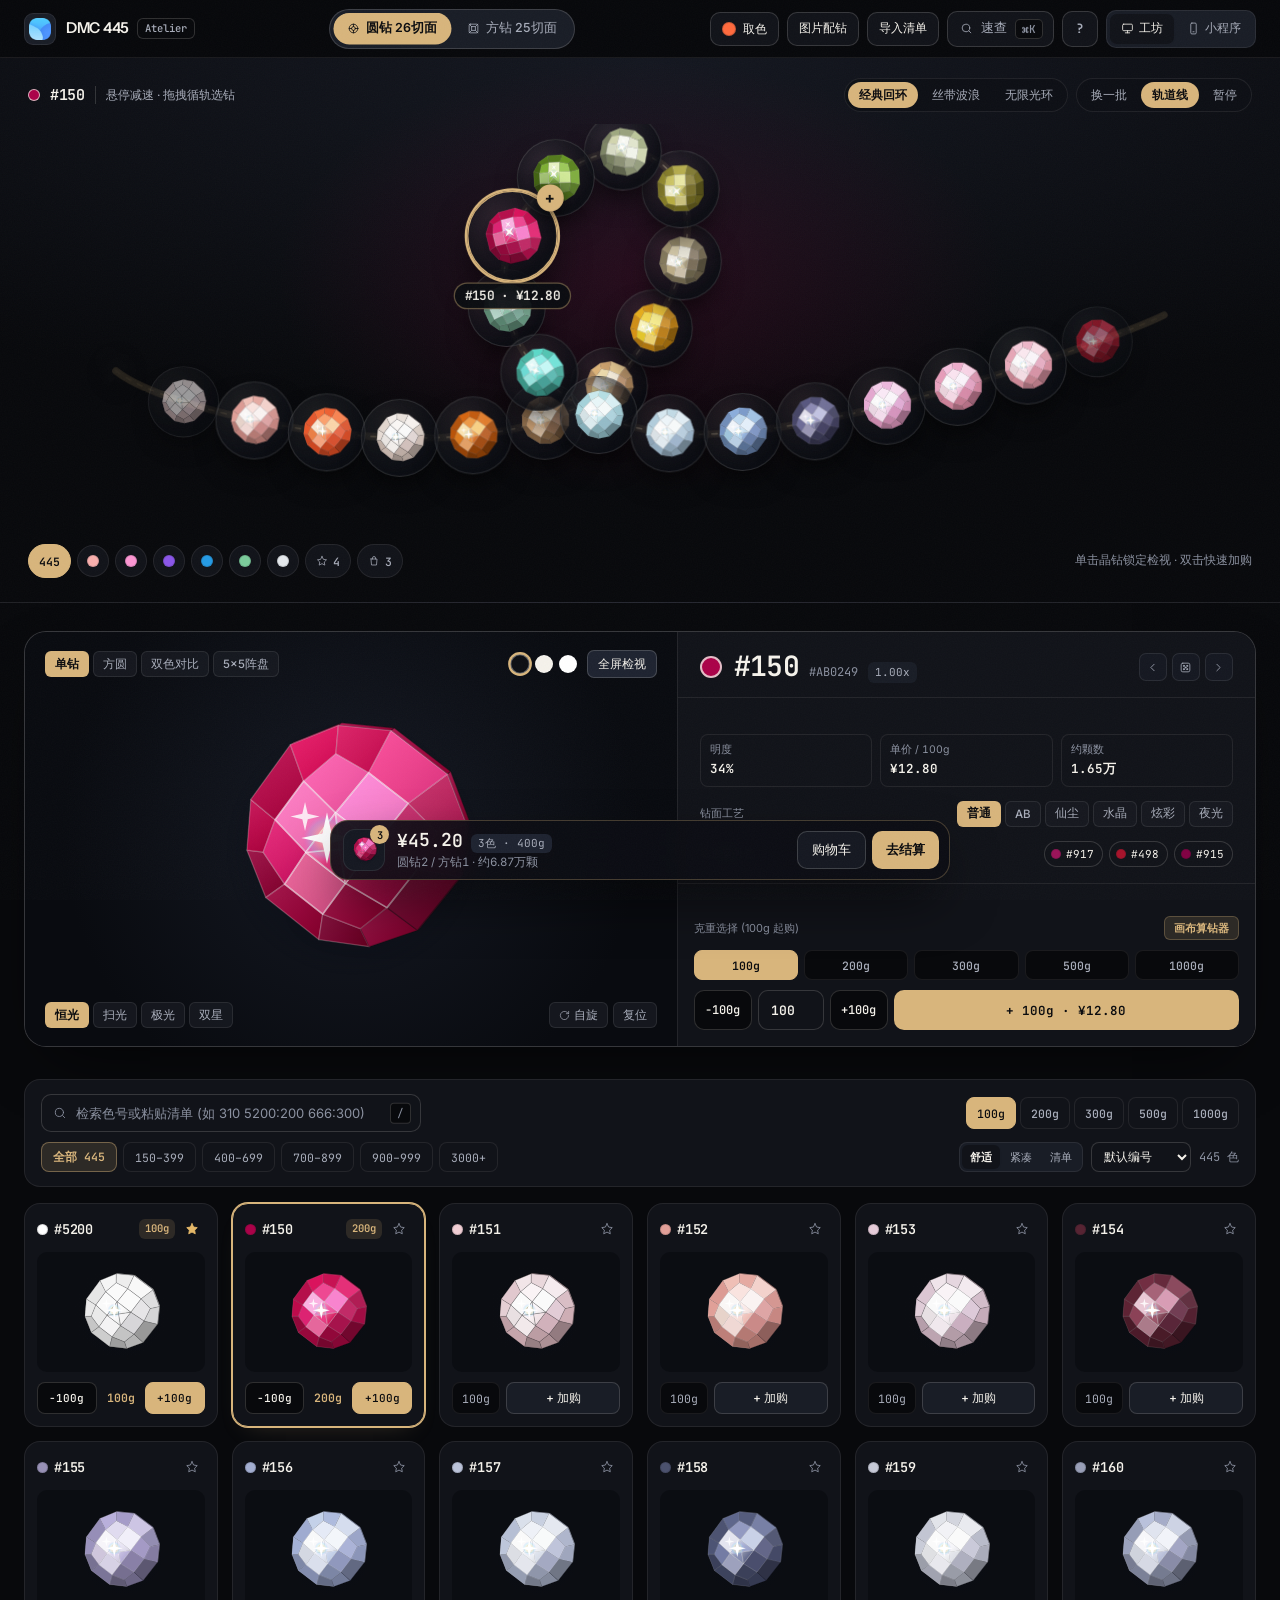
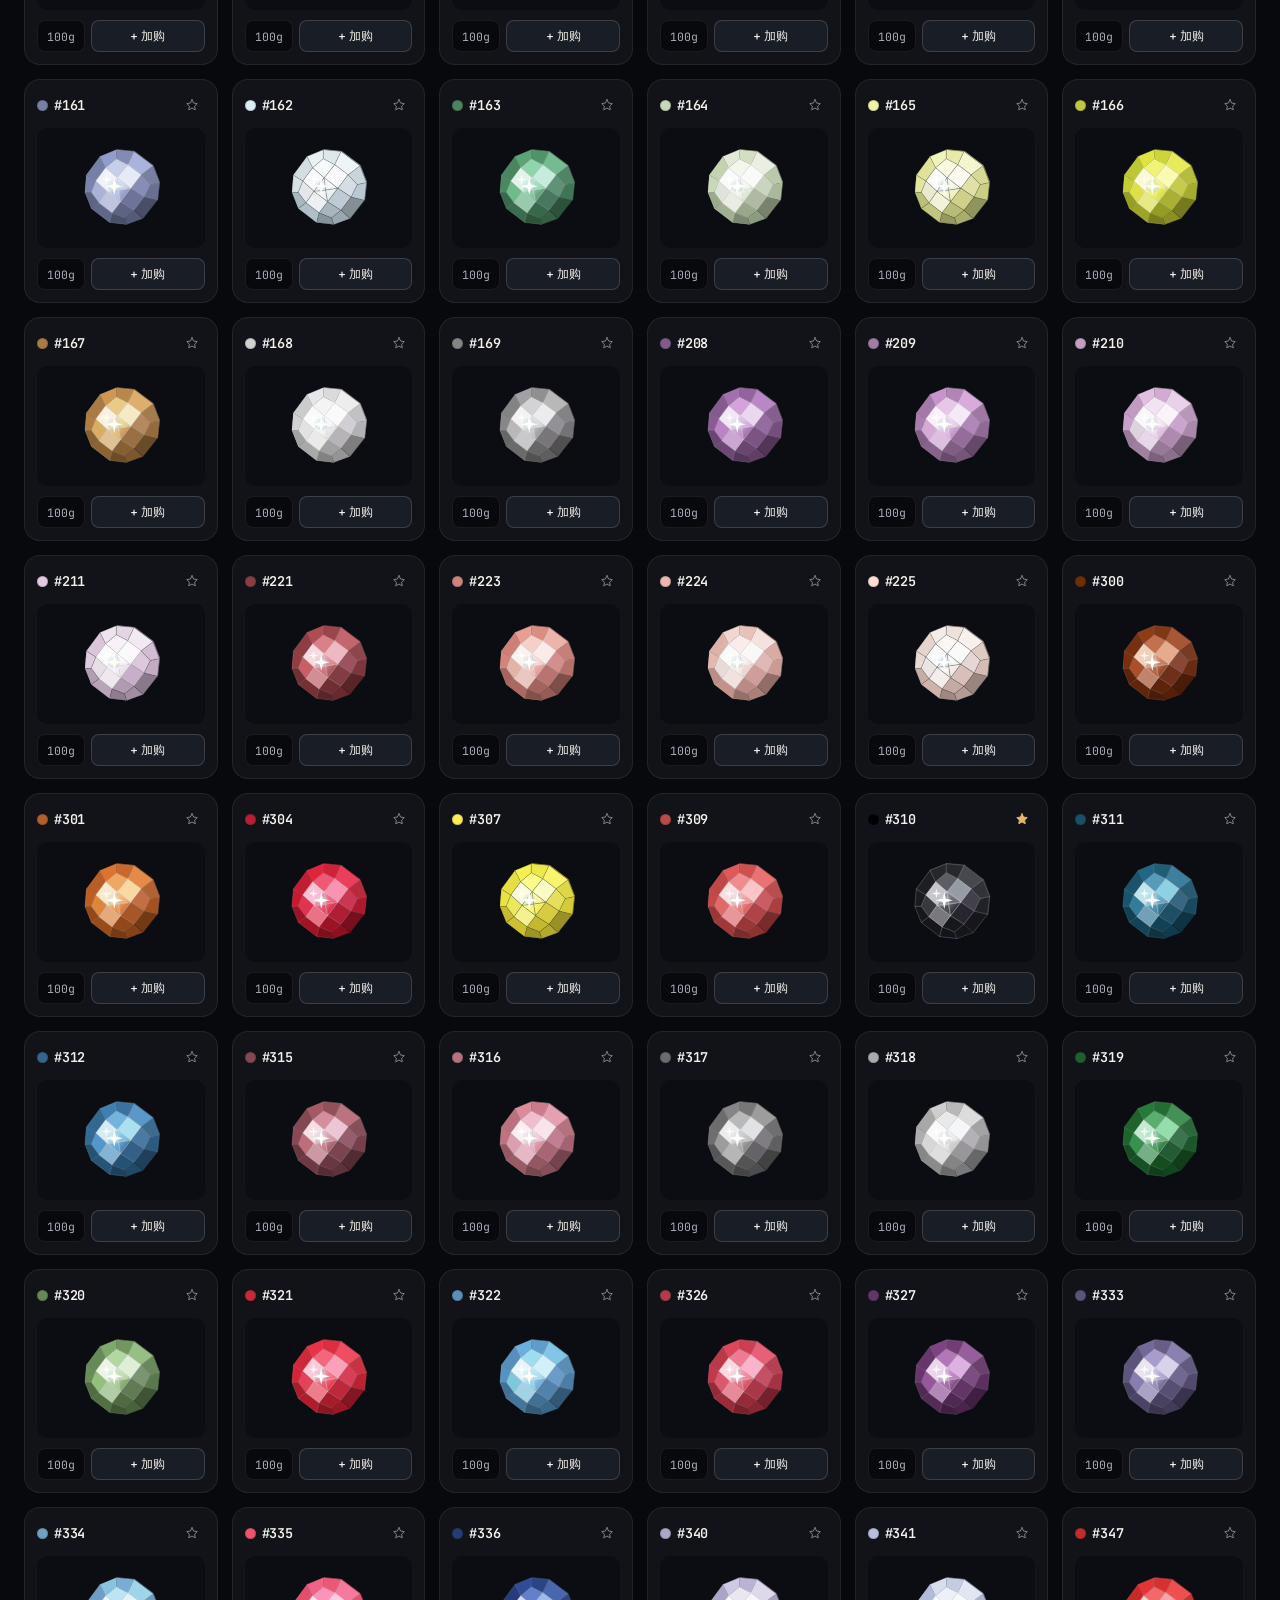
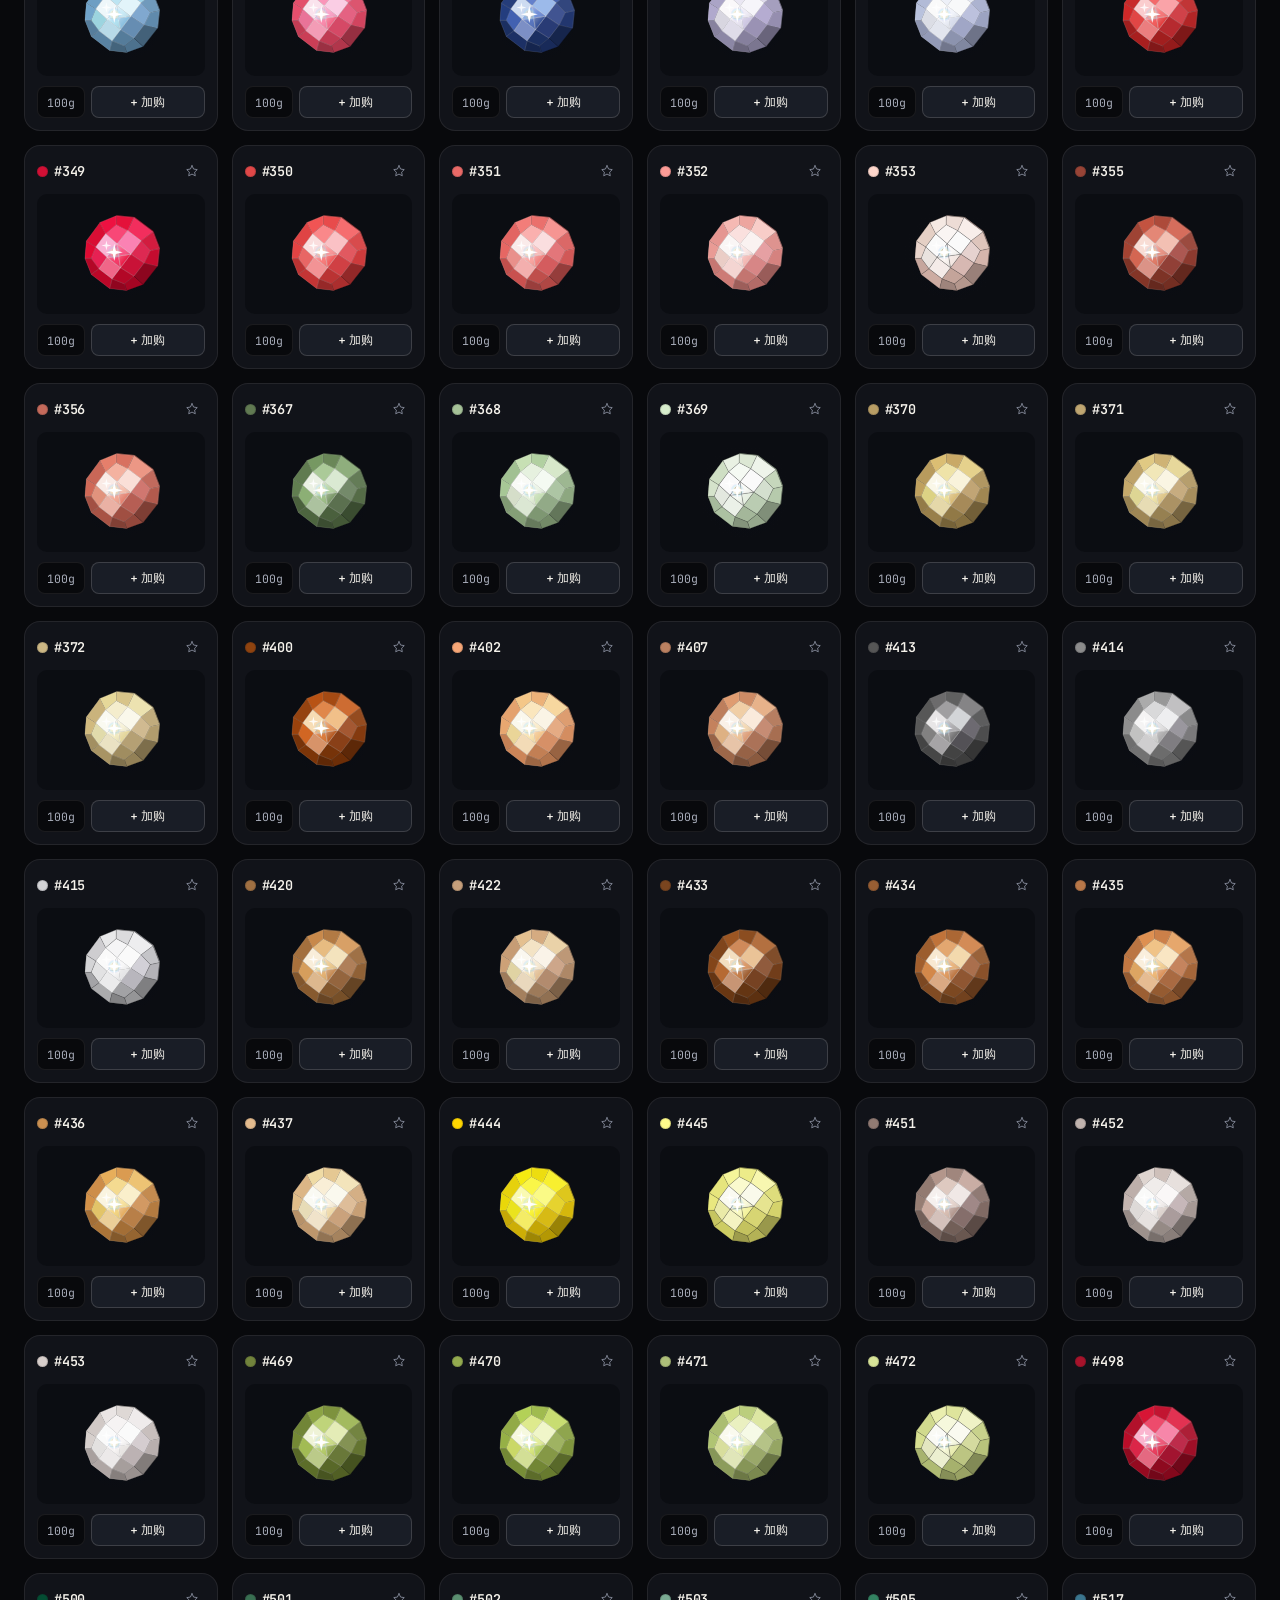
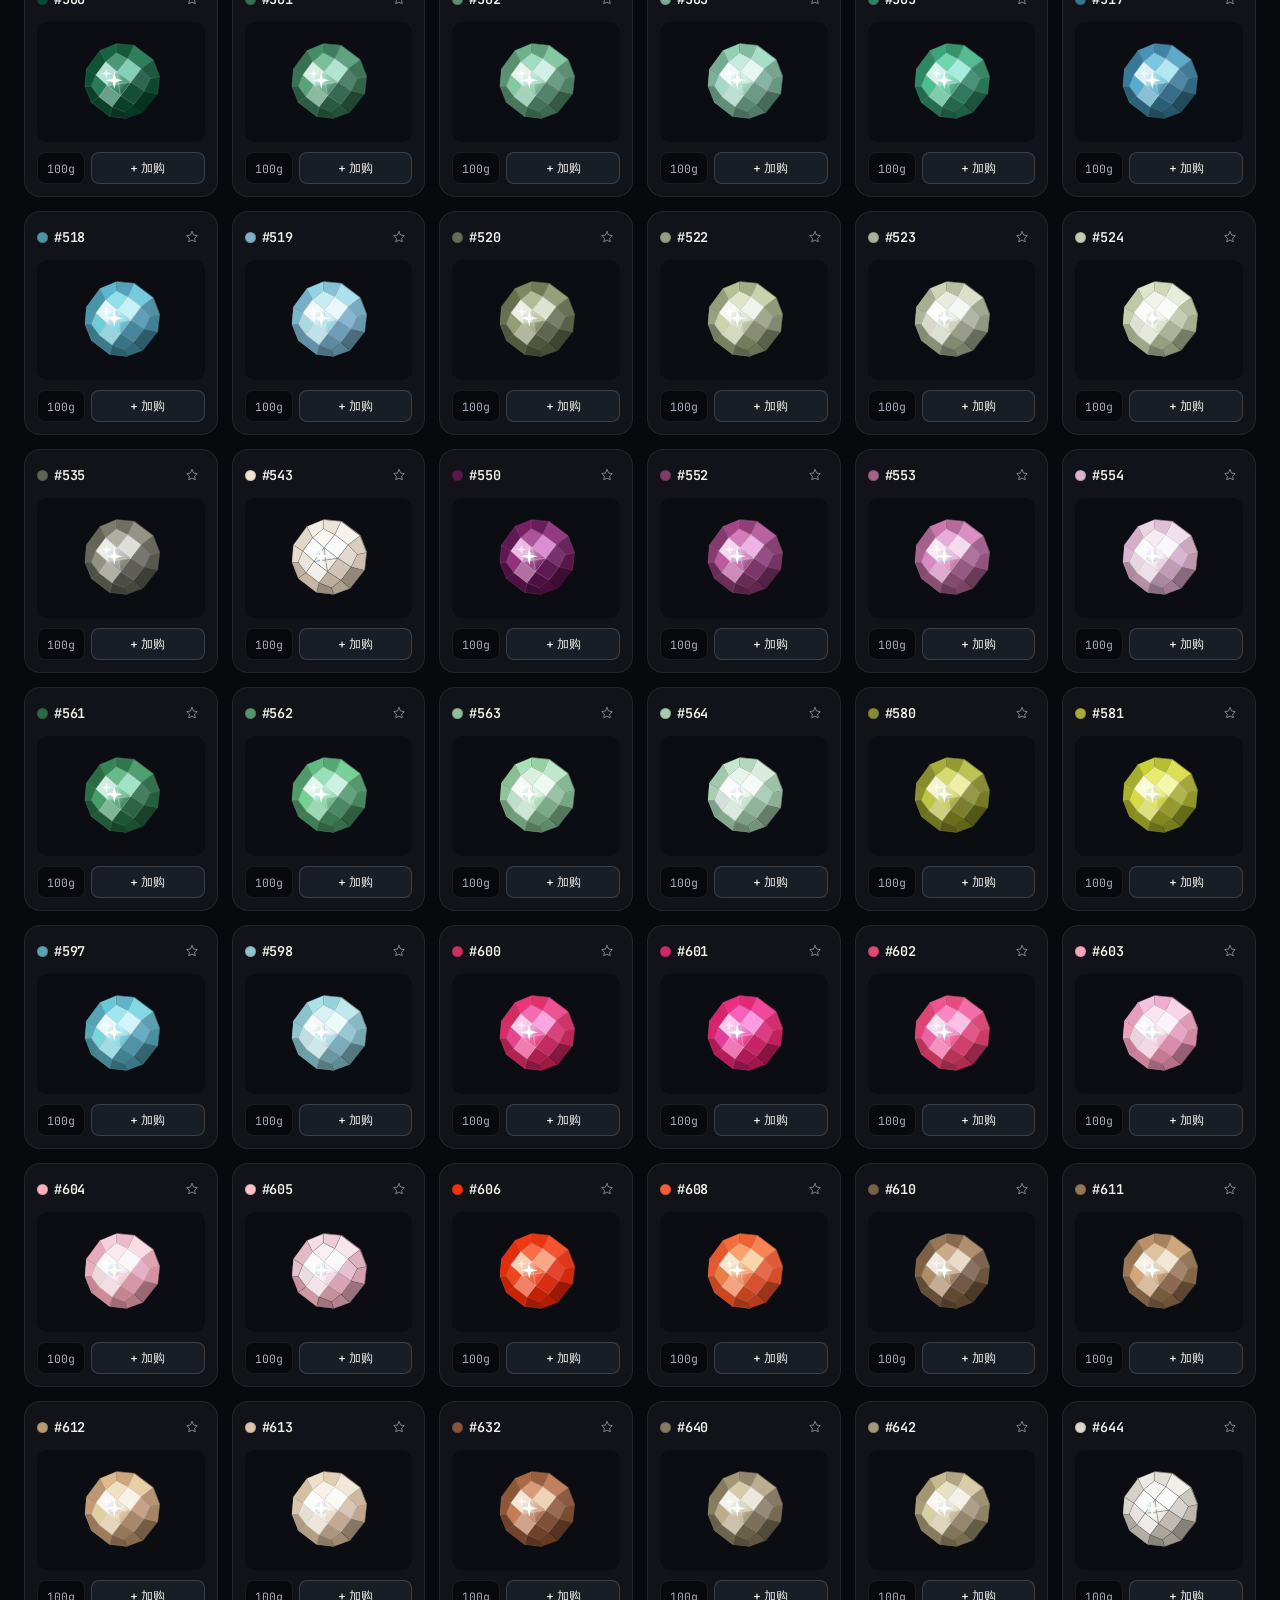
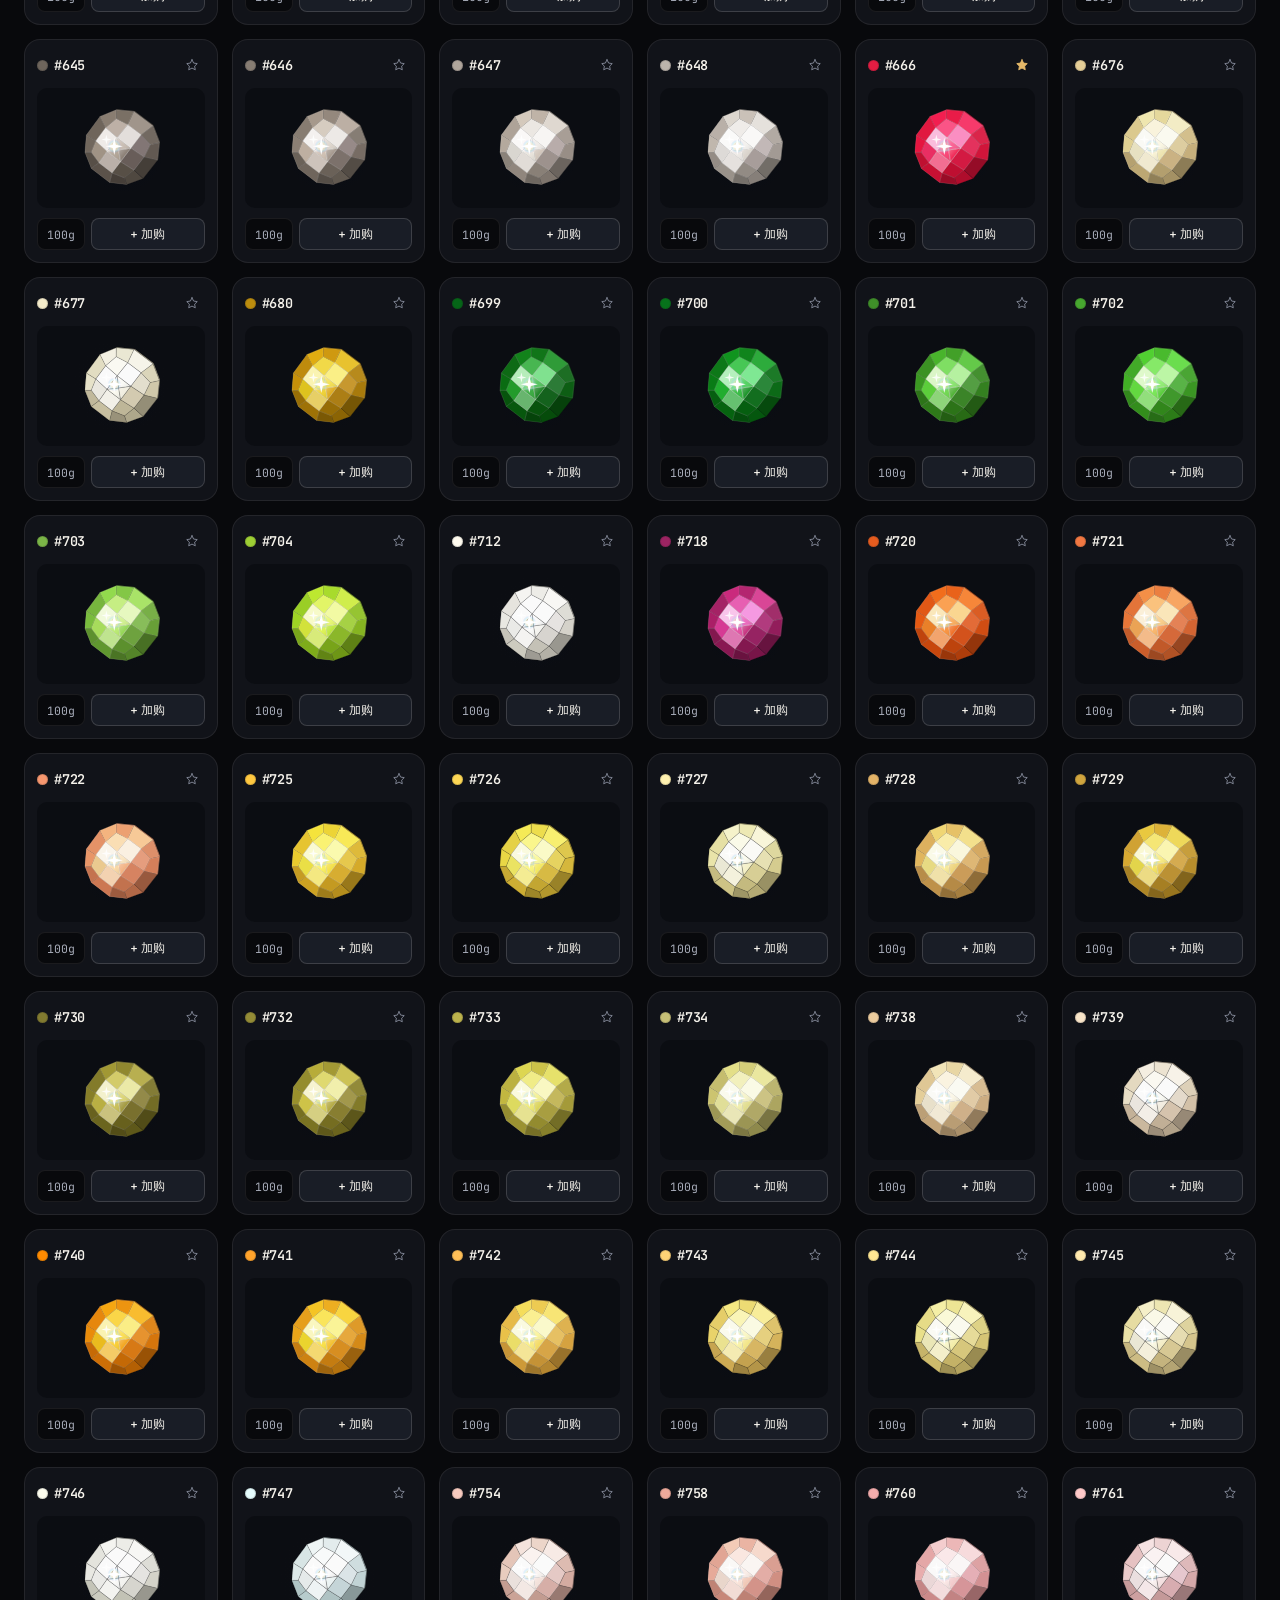
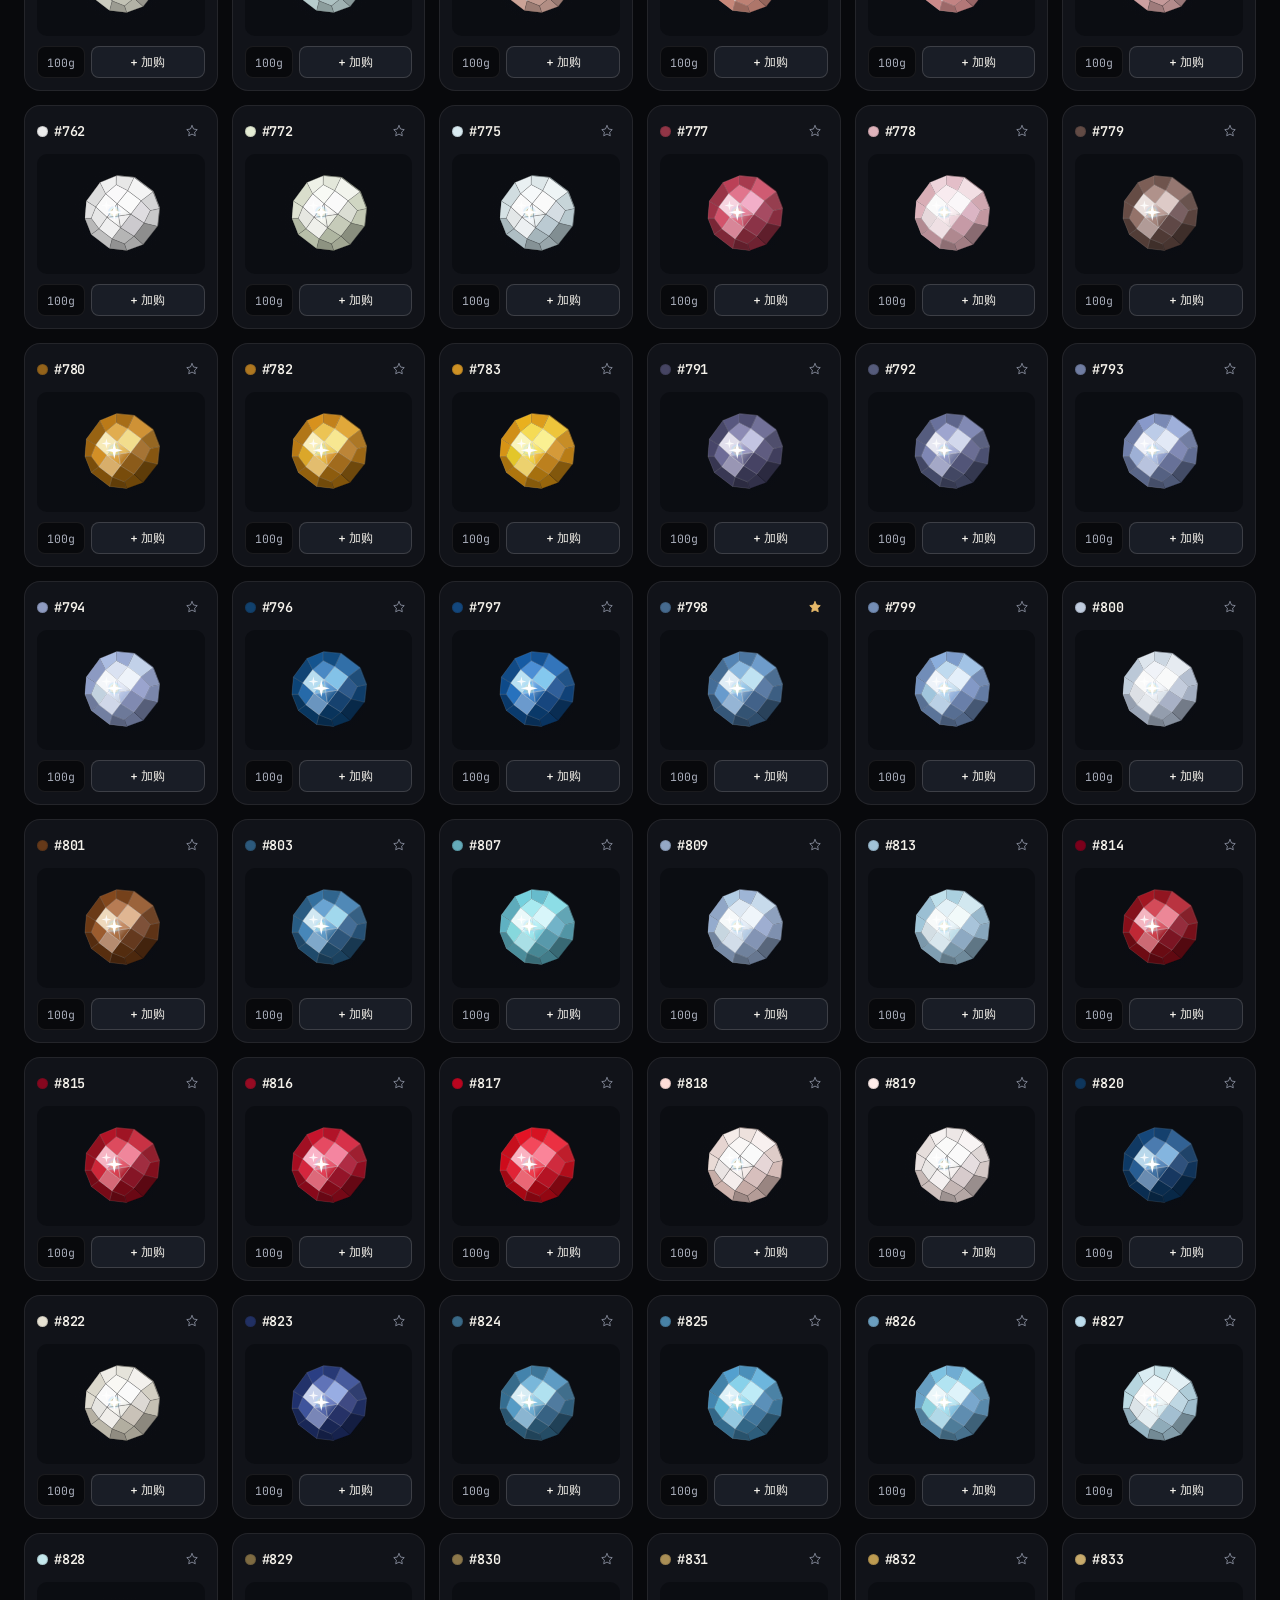
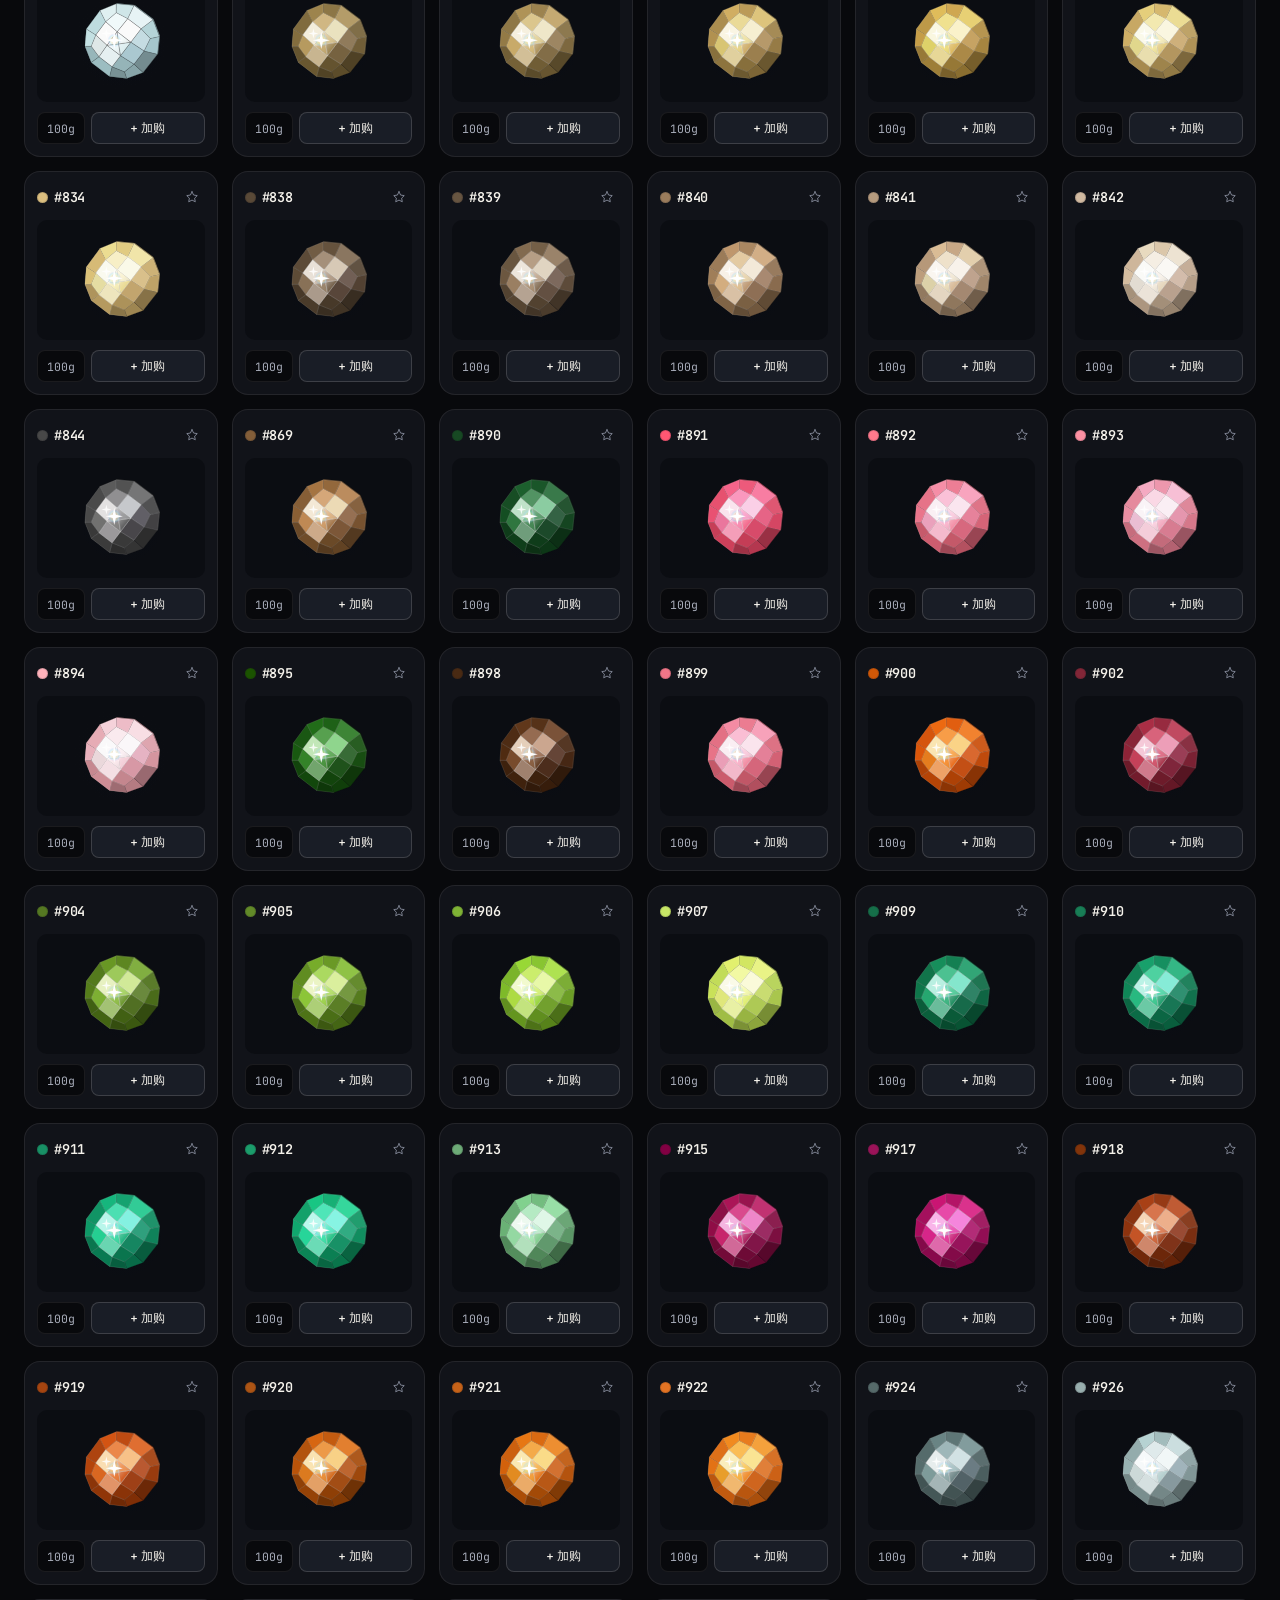
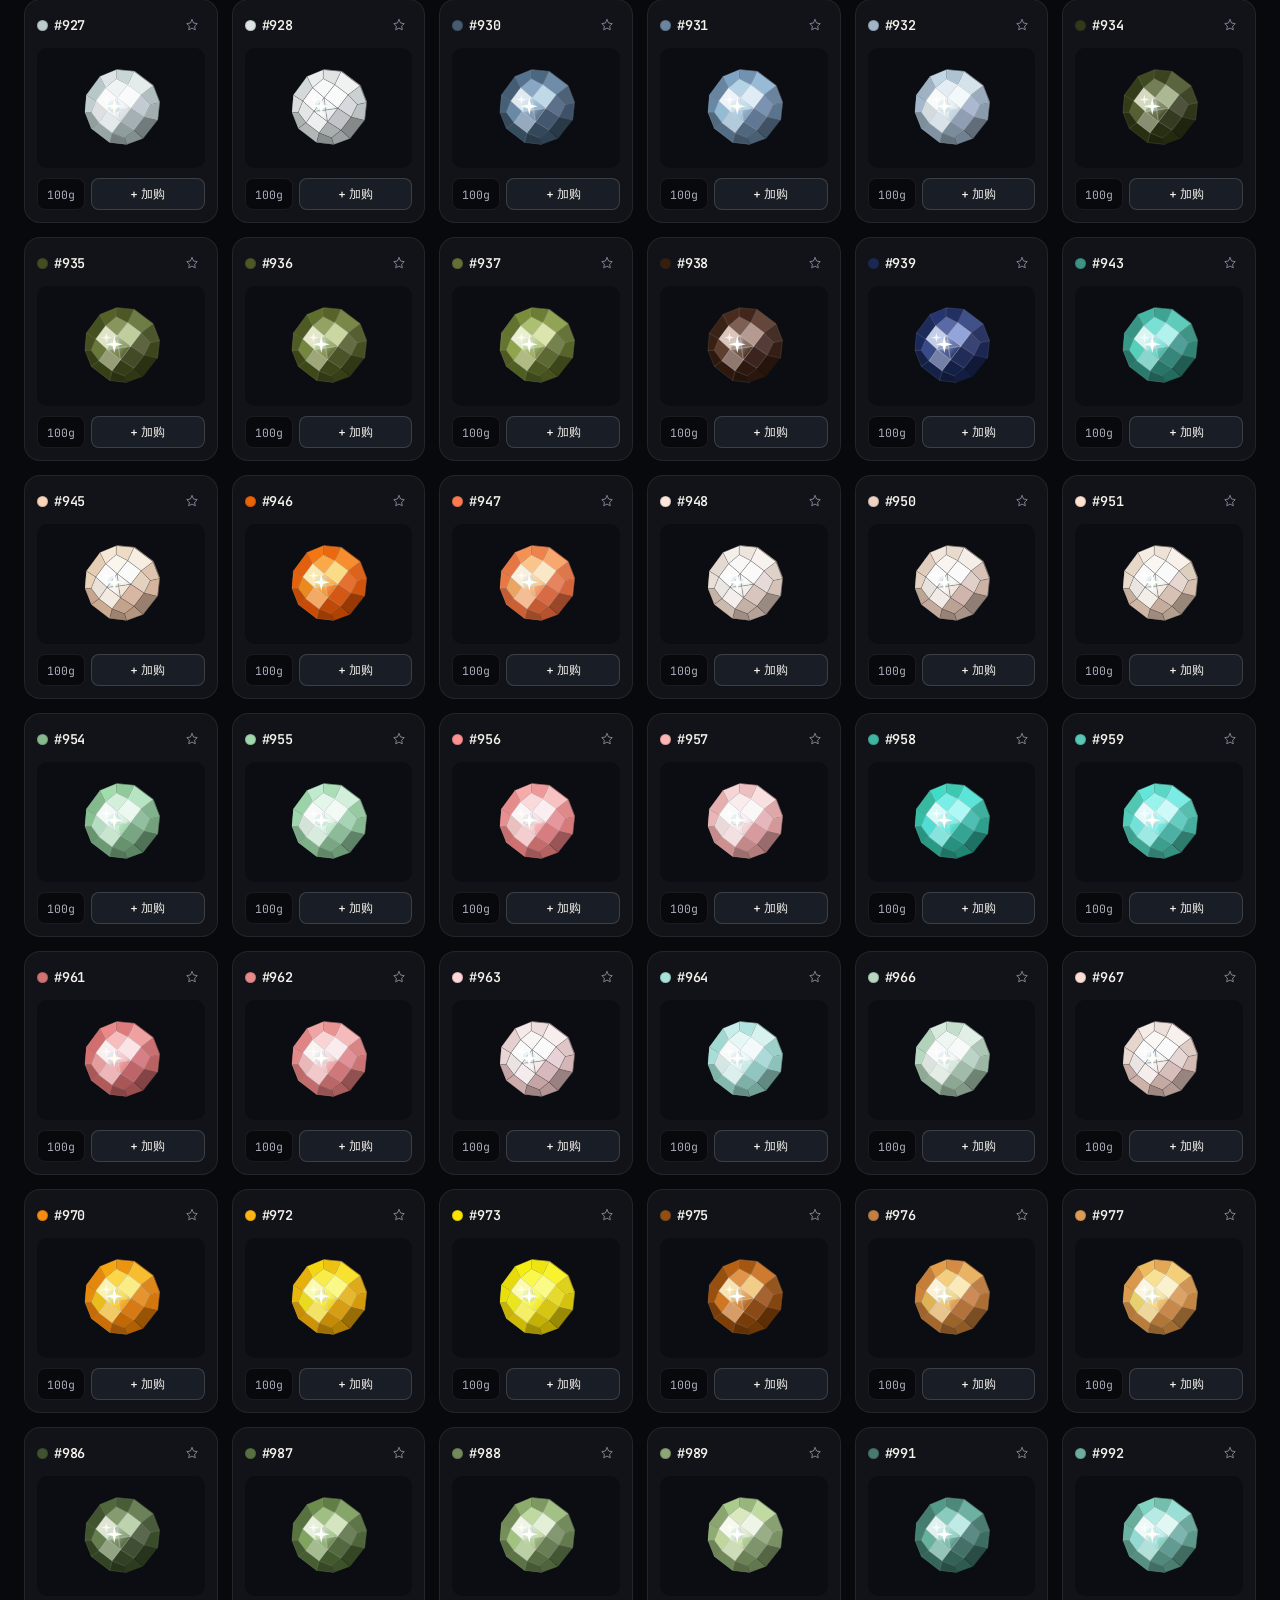
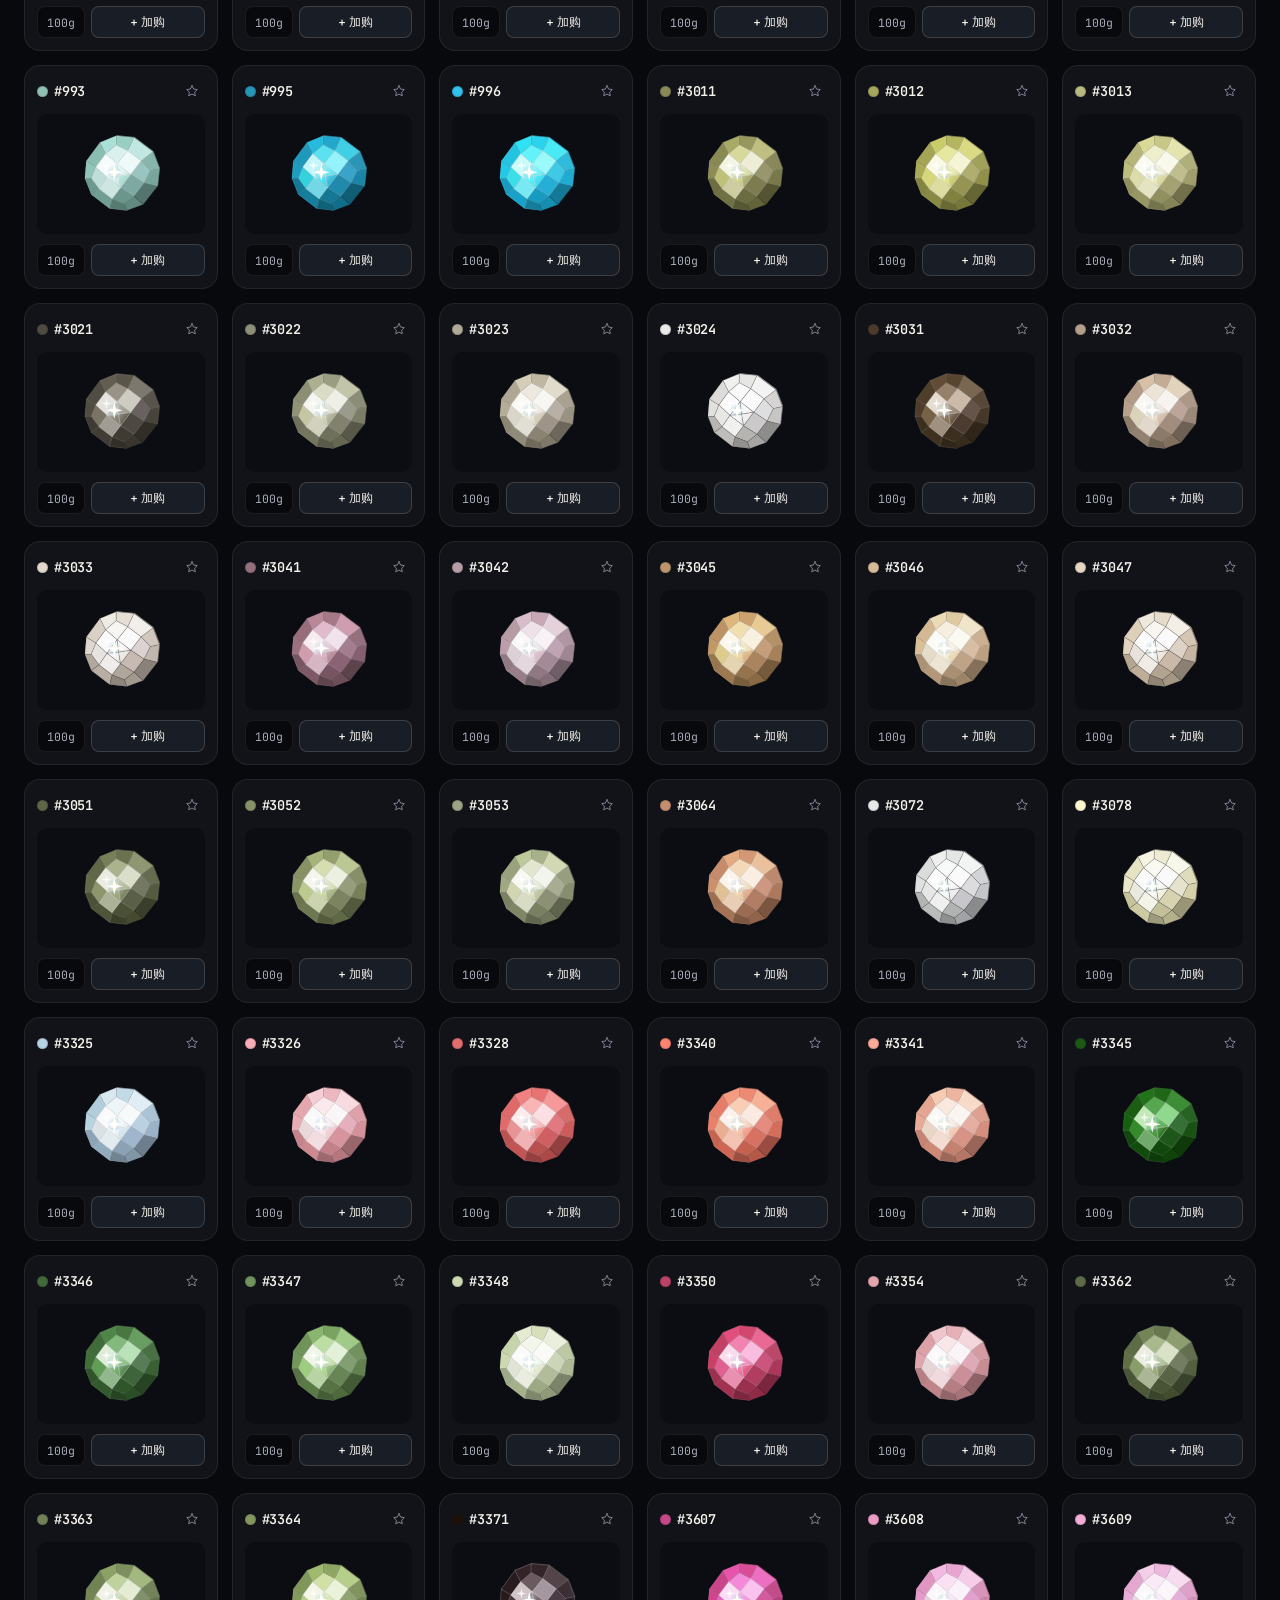
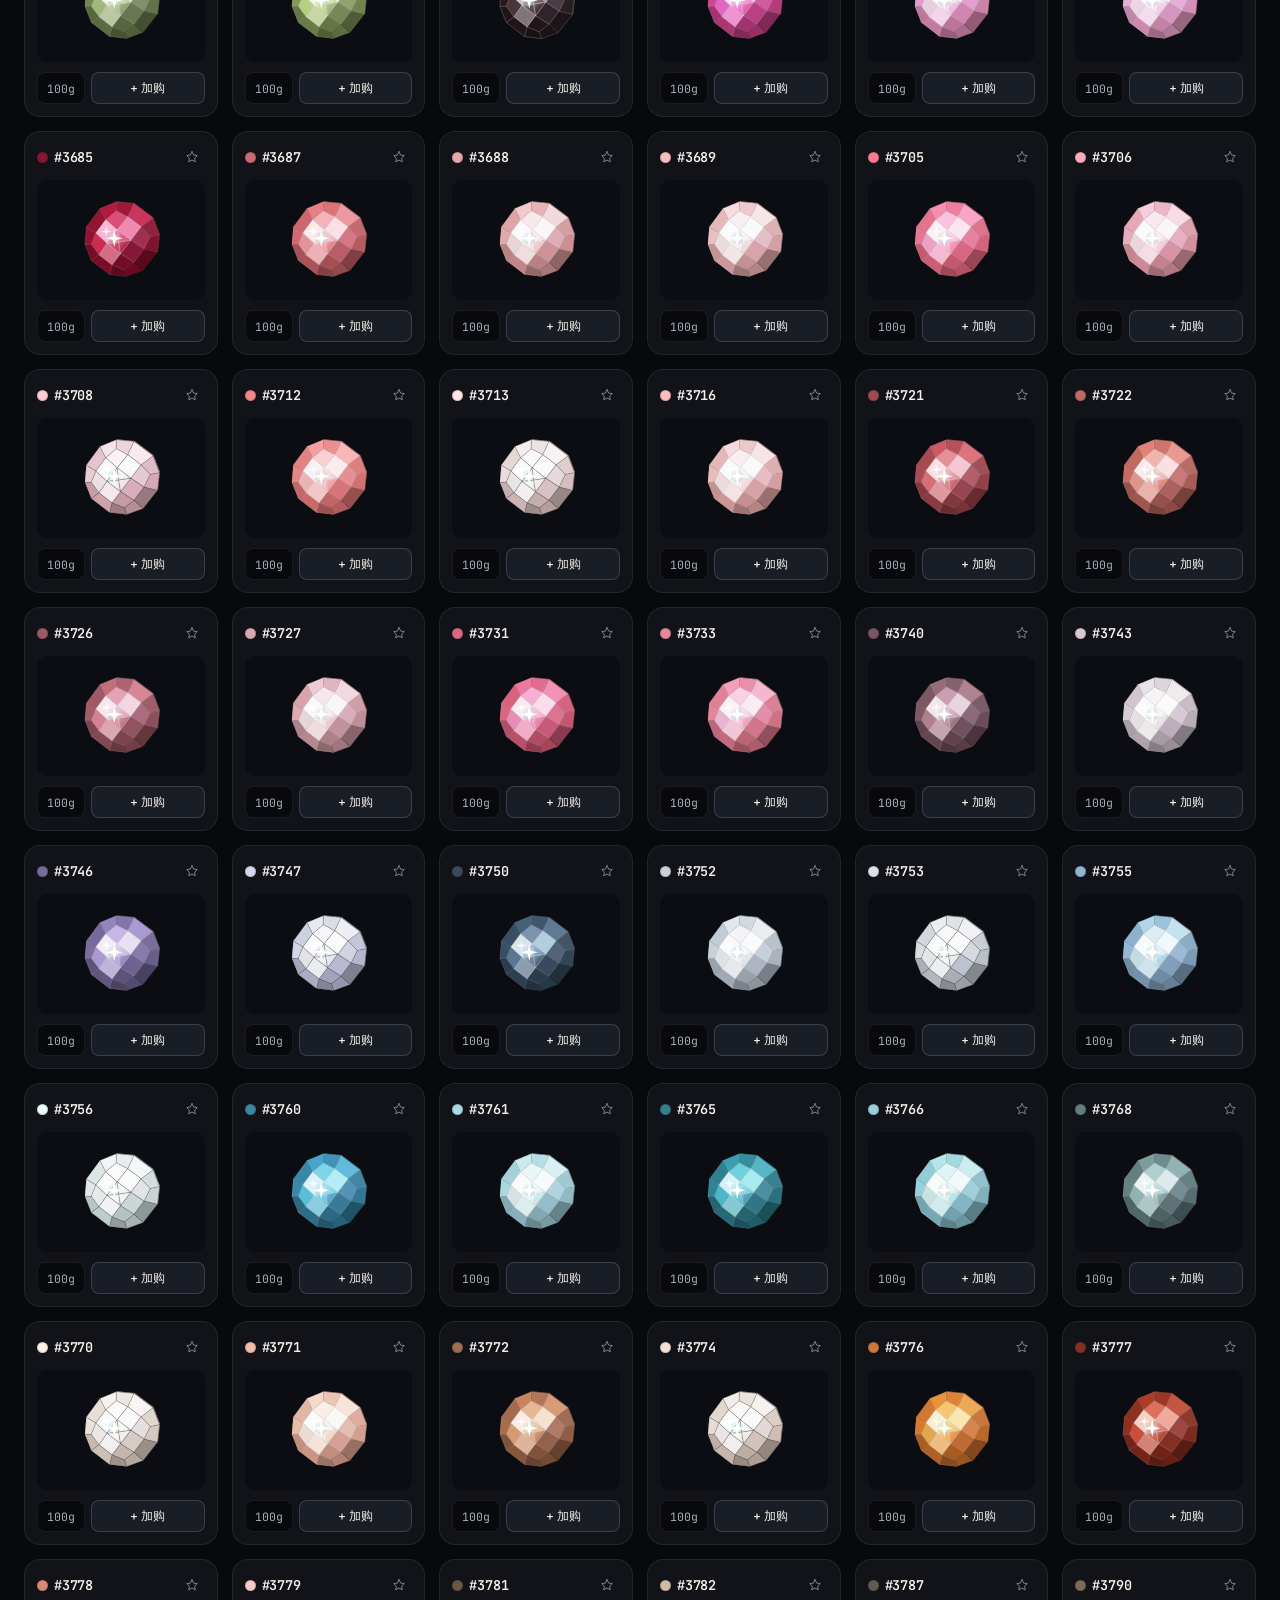
<file: index.html>
<!DOCTYPE html>
<html lang="zh-CN">
<head>
  <meta charset="UTF-8" />
  <meta name="viewport" content="width=device-width, initial-scale=1.0" />
  <title>DMC 445 · 循轨光学选钻工坊</title>
  <link rel="preconnect" href="https://fonts.googleapis.com" />
  <link rel="preconnect" href="https://fonts.gstatic.com" crossorigin />
  <link href="https://fonts.googleapis.com/css2?family=Instrument+Sans:wght@500;600&family=Inter:wght@400;500;600&family=JetBrains+Mono:wght@400;500;600&display=swap" rel="stylesheet" />
  <link rel="stylesheet" href="./styles.css?v=5.3" />
</head>
<body class="mode-gallery">
  <!-- Shared Optical SVG Gradients (eliminates 445 duplicate SVG <defs> IDs) -->
  <svg class="sr-only" aria-hidden="true" focusable="false">
    <defs>
      <radialGradient id="aoShadow" cx="50%" cy="50%" r="50%">
        <stop offset="0%" stop-color="rgba(6,10,18,0.52)" />
        <stop offset="68%" stop-color="rgba(8,12,22,0.28)" />
        <stop offset="100%" stop-color="rgba(8,12,22,0.0)" />
      </radialGradient>
      <radialGradient id="prismFire" cx="50%" cy="50%" r="50%">
        <stop offset="0%" stop-color="rgba(255,255,255,0.65)" />
        <stop offset="45%" stop-color="rgba(255,232,168,0.34)" />
        <stop offset="78%" stop-color="rgba(125,218,255,0.24)" />
        <stop offset="100%" stop-color="rgba(192,132,252,0.0)" />
      </radialGradient>
      <linearGradient id="softboxSheen" x1="0%" y1="0%" x2="100%" y2="100%">
        <stop offset="0%" stop-color="rgba(255,255,255,0.34)" />
        <stop offset="48%" stop-color="rgba(255,255,255,0.04)" />
        <stop offset="100%" stop-color="rgba(0,0,0,0.12)" />
      </linearGradient>
    </defs>
  </svg>
  <!-- Subtle architectural film grain (HUB-UI Optical Materiality) -->
  <div class="hub-grain" aria-hidden="true"></div>

  <div class="app-root" id="appRoot">
    <!-- Minimal Floating Obsidian Glass Topbar -->
    <header class="sim-toolbar" id="topBar">
      <div class="sim-toolbar__left">
        <div class="brand-emblem" aria-hidden="true">
          <img src="./assets/webgradients-icon.png" alt="" class="sim-toolbar__icon" />
        </div>
        <div class="brand-copy">
          <div class="brand-title-row">
            <strong class="sim-toolbar__title">DMC 445</strong>
            <span class="brand-pill">Atelier</span>
          </div>
        </div>
      </div>

      <!-- Compositor-Only Non-Warping Clip-Path Shape Switcher -->
      <div class="shape-seg-shell">
        <div class="shape-switch" id="shapeSwitchRow" role="tablist" aria-label="默认钻型">
          <button id="btnShapeRound" class="shape-switch__btn" data-shape="round" role="tab" aria-selected="true" tabindex="0" type="button">
            <span class="icon-slot" data-icon="round" data-size="13"></span>
            <span>圆钻 26切面</span>
          </button>
          <button id="btnShapeSquare" class="shape-switch__btn" data-shape="square" role="tab" aria-selected="false" tabindex="-1" type="button">
            <span class="icon-slot" data-icon="square" data-size="13"></span>
            <span>方钻 25切面</span>
          </button>
          <div class="shape-switch__overlay" id="shapeSwitchOverlay" aria-hidden="true">
            <span><span class="icon-slot" data-icon="round" data-size="13"></span><span>圆钻 26切面</span></span>
            <span><span class="icon-slot" data-icon="square" data-size="13"></span><span>方钻 25切面</span></span>
          </div>
        </div>
      </div>

      <div class="sim-toolbar__right">
        <label class="color-match-pill topbar-tool-pill" id="colorMatchTrigger" title="选取任意颜色，按感知色差 ΔE 匹配最接近的 DMC 色号">
          <input type="color" id="inputColorMatch" class="color-match-pill__native" value="#ff6a3d" aria-label="取色匹配最接近 DMC 色号" />
          <span class="color-match-pill__dot" id="colorMatchDot" style="background:#ff6a3d" aria-hidden="true"></span>
          <span>取色</span>
        </label>

        <button class="bom-open-btn topbar-tool-pill" id="btnOpenPhotoModal" type="button" title="上传画稿/图片，本地量化提取 Top 8 DMC 445 配钻方案">
          <span>图片配钻</span>
        </button>

        <button class="bom-open-btn topbar-tool-pill" id="btnOpenBomModal" type="button" title="粘贴多色号配钻清单">
          <span>导入清单</span>
        </button>

        <button id="btnOpenCmdk" class="cmdk-trigger" type="button" aria-label="打开命令面板">
          <span class="icon-slot" data-icon="search" data-size="13"></span>
          <span class="cmdk-trigger__label">速查</span>
          <kbd class="kbd-chip tabular">⌘K</kbd>
        </button>

        <button id="btnOpenShortcuts" class="shortcuts-trigger" type="button" title="快捷键速查 (?)" aria-label="快捷键速查">
          <span class="tabular">?</span>
        </button>

        <div class="sim-mode-group" role="group" aria-label="预览模式">
          <button id="btnModeGallery" class="sim-mode-btn sim-mode-btn--active" aria-pressed="true" type="button">
            <span class="icon-slot" data-icon="monitor" data-size="13"></span>
            <span>工坊</span>
          </button>
          <button id="btnModeWechat" class="sim-mode-btn" aria-pressed="false" type="button">
            <span class="icon-slot" data-icon="phone" data-size="13"></span>
            <span>小程序</span>
          </button>
        </div>
      </div>
    </header>

    <main class="sim-stage">
      <div class="wechat-shell" id="appShell">
        <!-- WeChat Mini-Program Native Status Header (visible in phone simulator mode) -->
        <div class="wx-status-bar">
          <span class="wx-status-bar__time tabular">09:41</span>
          <div class="wx-status-bar__title">DMC 445 光学钻店</div>
          <div class="wx-capsule" aria-hidden="true">
            <span class="wx-capsule__dots">•••</span>
            <span class="wx-capsule__divider"></span>
            <span class="wx-capsule__circle">◎</span>
          </div>
        </div>

        <div class="mp-scroll" id="mpScroll">
          <!-- ★ HERO CENTERPIECE: Inspira SVG Path Marquee Interactive Diamond Ribbon ★ -->
          <section class="marquee-hero" id="marqueeHero" aria-label="SVG 路径跑马灯循轨选钻舞台">
            <div class="marquee-hero__ambient" id="marqueeAmbientGlow" aria-hidden="true"></div>

            <div class="marquee-hero__header">
              <div class="marquee-hero__identity">
                <span class="marquee-hero__dot" id="marqueeActiveDot" aria-hidden="true"></span>
                <span class="marquee-hero__code tabular" id="marqueeActiveCode">#150</span>
                <span class="marquee-hero__status" id="marqueeStatusText">悬停减速 · 拖拽循轨选钻</span>
              </div>

              <div class="marquee-hero__controls">
                <div class="marquee-curve-pills" id="marqueeCurvePills" role="group" aria-label="跑马灯路径形态">
                  <button class="marquee-pill marquee-pill--active" data-curve="loop" aria-pressed="true" type="button">经典回环</button>
                  <button class="marquee-pill" data-curve="wave" aria-pressed="false" type="button">丝带波浪</button>
                  <button class="marquee-pill" data-curve="infinity" aria-pressed="false" type="button">无限光环</button>
                </div>
                <div class="marquee-util-pills">
                  <button class="marquee-pill" id="btnMarqueeShuffle" type="button" title="切换下一组色带在轨道巡游">换一批</button>
                  <button class="marquee-pill marquee-pill--active" id="btnMarqueeShowPath" aria-pressed="true" type="button" title="显示或隐藏流金引导轨迹">轨道线</button>
                  <button class="marquee-pill" id="btnMarqueePause" aria-pressed="false" type="button" title="暂停或恢复沿路径流动">暂停</button>
                </div>
              </div>
            </div>

            <!-- Interactive Inspira UI PathMarquee Viewport -->
            <div class="marquee-hero__viewport" id="diamondPathMarquee" role="region" aria-label="可拖拽悬停减速的晶钻路径跑马灯"></div>

            <!-- Chromatic Jewel Ribbon Dock -->
            <div class="marquee-hero__footer">
              <div class="groups-bar" id="groupsBar" role="group" aria-label="色系轨道与收藏筛选"></div>
              <span class="marquee-hero__hint" id="marqueeHintText">单击晶钻锁定检视 · 双击快速加购</span>
            </div>
          </section>

          <!-- ★ EDITORIAL 2-COLUMN SELECTED DIAMOND ATELIER STAGE ★ -->
          <div class="atelier-container">
            <section class="loupe-dock" id="loupeDock" aria-label="60fps 3D 光学放大镜与规格下单台">
              <!-- Left Column: 60fps 3D Optical Chamber -->
              <div class="loupe-stage" id="loupeStage">
                <div class="loupe-stage__hud">
                  <div class="studio-hud-pills" id="loupeViewPills" role="group" aria-label="检视视角">
                    <button class="studio-hud-pill studio-hud-pill--active" data-view="single" aria-pressed="true" type="button">单钻</button>
                    <button class="studio-hud-pill" data-view="dual" aria-pressed="false" type="button">方圆</button>
                    <button class="studio-hud-pill" data-view="compare" aria-pressed="false" type="button">双色对比</button>
                    <button class="studio-hud-pill" data-view="matrix" aria-pressed="false" type="button">5×5阵盘</button>
                  </div>
                  <div class="loupe-stage__hud-right">
                    <div class="studio-bg-dots" id="loupeBgDots" role="group" aria-label="舞台底色">
                      <button class="studio-bg-dot studio-bg-dot--active" style="background:#0d0f14" data-bg="#181b26" aria-pressed="true" type="button" title="黑曜石绒底" aria-label="黑曜石绒底"></button>
                      <button class="studio-bg-dot" style="background:#f5f2eb" data-bg="#f5f2eb" aria-pressed="false" type="button" title="暖象牙绒底" aria-label="暖象牙绒底"></button>
                      <button class="studio-bg-dot" style="background:#ffffff" data-bg="#ffffff" aria-pressed="false" type="button" title="纯白灯箱" aria-label="纯白灯箱"></button>
                    </div>
                    <button class="loupe-expand-btn" id="btnHeroStudio" type="button">全屏检视</button>
                  </div>
                </div>

                <div class="loupe-compare-strip tabular" id="loupeCompareStrip" hidden>
                  <span id="loupeCompareLabel">#150 vs #917 · ΔE 7.4</span>
                  <div class="loupe-compare-actions">
                    <button class="loupe-compare-swap" id="btnPickCompareMode" aria-pressed="false" type="button" title="开启后点击色库任意卡片将设为右侧对比色（桌面端也可直接 Shift+点击）">点选右侧</button>
                    <button class="loupe-compare-swap" id="btnSwapCompare" type="button">互换</button>
                  </div>
                </div>

                <div class="loupe-compare-strip loupe-matrix-strip tabular" id="loupeMatrixStrip" hidden>
                  <div class="studio-hud-pills" id="loupeMatrixPatternPills" role="group" aria-label="阵盘拼贴模式">
                    <button class="studio-hud-pill studio-hud-pill--active" data-mpat="solid" aria-pressed="true" type="button">单色满铺</button>
                    <button class="studio-hud-pill" data-mpat="gradient" aria-pressed="false" type="button">临近渐变</button>
                    <button class="studio-hud-pill" data-mpat="cart" aria-pressed="false" type="button">购物车混拼</button>
                  </div>
                  <div class="matrix-dots-legend" id="loupeMatrixDots" aria-hidden="true"></div>
                </div>

                <div class="loupe-canvas-wrap" id="hero3dViewport" title="拖动旋转（含惯性滑行）· 滚轮缩放">
                  <canvas id="loupeCanvas3D" class="loupe-canvas" width="520" height="310"></canvas>
                </div>

                <div class="loupe-stage__fx">
                  <div class="studio-hud-pills" id="loupeLightFxPills" role="group" aria-label="光学灯光">
                    <button class="studio-hud-pill studio-hud-pill--active" data-fx="none" aria-pressed="true" type="button">恒光</button>
                    <button class="studio-hud-pill" data-fx="goldSweep" aria-pressed="false" type="button">扫光</button>
                    <button class="studio-hud-pill" data-fx="auroraPrism" aria-pressed="false" type="button">极光</button>
                    <button class="studio-hud-pill" data-fx="twinStage" aria-pressed="false" type="button">双星</button>
                  </div>
                  <div class="studio-stage__footer-actions">
                    <button class="studio-stage__spin" id="btnLoupeSymbol" aria-pressed="false" type="button" hidden>符号</button>
                    <button class="studio-stage__spin" id="btnLoupeAutoSpin" aria-pressed="false" type="button">
                      <span class="icon-slot" data-icon="rotate" data-size="11"></span>
                      <span>自旋</span>
                    </button>
                    <button class="studio-stage__reset" id="btnLoupeReset" type="button">复位</button>
                  </div>
                </div>
              </div>

              <!-- Right Column: Serene Spec, Finish & Ordering Card -->
              <div class="loupe-spec-col">
                <div class="loupe-dock__head">
                  <div class="loupe-code-group">
                    <span class="hero-color-dot" id="heroColorDot" aria-hidden="true"></span>
                    <div class="loupe-title-stack">
                      <div class="loupe-title-line">
                        <h1 class="loupe-code-title tabular" id="heroTitle">#150</h1>
                        <span class="loupe-hex-tag tabular" id="heroHexTag">#AB2C52</span>
                        <span class="loupe-zoom-tag tabular" id="loupeZoomTag">1.00x</span>
                      </div>
                    </div>
                  </div>
                  <div class="loupe-nav-actions">
                    <button class="studio-modal__nav-btn" id="btnLoupePrev" type="button" title="上一色 (←)" aria-label="上一色">
                      <span class="icon-slot" data-icon="chevLeft" data-size="13"></span>
                    </button>
                    <button class="studio-modal__nav-btn" id="btnHeroRandom" type="button" title="随机色" aria-label="随机色">
                      <span class="icon-slot" data-icon="dice" data-size="13"></span>
                    </button>
                    <button class="studio-modal__nav-btn" id="btnLoupeNext" type="button" title="下一色 (→)" aria-label="下一色">
                      <span class="icon-slot" data-icon="chevRight" data-size="13"></span>
                    </button>
                  </div>
                </div>

                <!-- Optical Telemetry, Finish & Closest DMC Neighbors -->
                <div class="loupe-telemetry">
                  <div class="loupe-metrics tabular" id="loupeMetrics">
                    <div class="loupe-metric">
                      <span>明度</span>
                      <strong id="metricLight">42%</strong>
                    </div>
                    <div class="loupe-metric">
                      <span>单价 / 100g</span>
                      <strong id="metricPrice">¥12.80</strong>
                    </div>
                    <div class="loupe-metric">
                      <span>约颗数</span>
                      <strong id="metricBeads">1.65万</strong>
                    </div>
                  </div>

                  <div class="loupe-finish-block">
                    <span class="loupe-neighbors__label">钻面工艺</span>
                    <div class="studio-hud-pills" id="heroFinishPills" role="group" aria-label="钻面工艺">
                      <button class="hero-finish-pill hero-finish-pill--active" data-finish="resin" aria-pressed="true" type="button">普通</button>
                      <button class="hero-finish-pill" data-finish="ab" aria-pressed="false" type="button">AB</button>
                      <button class="hero-finish-pill" data-finish="fairy" aria-pressed="false" type="button">仙尘</button>
                      <button class="hero-finish-pill" data-finish="crystal" aria-pressed="false" type="button">水晶</button>
                      <button class="hero-finish-pill" data-finish="chameleon" aria-pressed="false" type="button">炫彩</button>
                      <button class="hero-finish-pill" data-finish="glow" aria-pressed="false" type="button">夜光</button>
                    </div>
                  </div>

                  <div class="loupe-neighbors">
                    <span class="loupe-neighbors__label">临近替补色</span>
                    <div class="loupe-neighbors__list" id="loupeNeighborsList"></div>
                  </div>
                  <div class="loupe-neighbors" id="loupeRecentRow" hidden>
                    <span class="loupe-neighbors__label">最近检视</span>
                    <div class="loupe-neighbors__list" id="loupeRecentList"></div>
                  </div>
                </div>

                <!-- Ordering Plinth -->
                <div class="loupe-dock__controls">
                  <div class="loupe-controls-head">
                    <span class="loupe-controls-head__label">克重选择 (100g 起购)</span>
                    <button class="loupe-calc-trigger" id="btnOpenCalc" type="button" title="按画布尺寸与色块占比自动估算颗数与克重 (G)">
                      <span>画布算钻器</span>
                    </button>
                  </div>
                  <div class="loupe-weight-row" id="loupeWeightBar" role="group" aria-label="单色加购克重">
                    <button class="loupe-w-btn loupe-w-btn--active" data-weight="100" aria-pressed="true" type="button">100g</button>
                    <button class="loupe-w-btn" data-weight="200" aria-pressed="false" type="button">200g</button>
                    <button class="loupe-w-btn" data-weight="300" aria-pressed="false" type="button">300g</button>
                    <button class="loupe-w-btn" data-weight="500" aria-pressed="false" type="button">500g</button>
                    <button class="loupe-w-btn" data-weight="1000" aria-pressed="false" type="button">1000g</button>
                  </div>
                  <div class="loupe-dock__cta-row">
                    <button class="loupe-step-btn" id="btnLoupeMinus" type="button">-100g</button>
                    <input id="inputLoupeWeight" class="loupe-weight-input tabular" type="number" min="100" step="100" value="100" aria-label="克重" />
                    <button class="loupe-step-btn" id="btnLoupePlus" type="button">+100g</button>
                    <button class="loupe-add-btn tabular" id="btnHeroQuickAdd" type="button">+ 100g · ¥12.80</button>
                  </div>
                </div>
              </div>
            </section>

            <!-- ★ SERENE 445 COLOR ARCHIVE (Obsidian Velvet Gallery) ★ -->
            <section class="archive-section" aria-label="DMC 445 完整色库">
              <nav class="nav-shell" aria-label="色库检索与排序">
                <div class="search-filter-row">
                  <div class="search-box">
                    <span class="search-box__icon" aria-hidden="true"><span class="icon-slot" data-icon="search" data-size="14"></span></span>
                    <input
                      id="searchInput"
                      class="search-box__input"
                      type="search"
                      placeholder="检索色号或粘贴清单 (如 310 5200:200 666:300)"
                      aria-label="搜索 DMC 色号或多色号配钻清单"
                      autocomplete="off"
                    />
                    <kbd class="search-keycap" id="searchKeycap" aria-hidden="true">/</kbd>
                    <button id="btnClearSearch" class="search-box__clear" type="button" aria-label="清空搜索" hidden>
                      <span class="icon-slot" data-icon="close" data-size="12"></span>
                    </button>
                  </div>

                  <button class="batch-add-btn" id="btnBatchAddMatched" type="button" hidden>
                    <span>+ 批量加购</span>
                  </button>

                  <div class="weight-preset-bar" id="quickWeightBar" role="group" aria-label="默认加购克重">
                    <button class="weight-chip weight-chip--active" data-weight="100" aria-pressed="true" type="button">100g</button>
                    <button class="weight-chip" data-weight="200" aria-pressed="false" type="button">200g</button>
                    <button class="weight-chip" data-weight="300" aria-pressed="false" type="button">300g</button>
                    <button class="weight-chip" data-weight="500" aria-pressed="false" type="button">500g</button>
                    <button class="weight-chip" data-weight="1000" aria-pressed="false" type="button">1000g</button>
                  </div>
                </div>

                <div class="range-jump-row" id="rangeJumpRow" role="group" aria-label="色号区间跳转">
                  <div class="range-chips-scroll">
                    <button class="range-chip range-chip--active" data-range="all" aria-pressed="true" type="button">全部 445</button>
                    <button class="range-chip" data-range="150-399" aria-pressed="false" type="button">150–399</button>
                    <button class="range-chip" data-range="400-699" aria-pressed="false" type="button">400–699</button>
                    <button class="range-chip" data-range="700-899" aria-pressed="false" type="button">700–899</button>
                    <button class="range-chip" data-range="900-999" aria-pressed="false" type="button">900–999</button>
                    <button class="range-chip" data-range="3000+" aria-pressed="false" type="button">3000+</button>
                  </div>
                  <div class="range-meta-right">
                    <div class="density-switch" id="gridDensitySwitch" role="group" aria-label="色卡视图密度">
                      <button class="density-btn density-btn--active" data-density="comfort" aria-pressed="true" type="button" title="舒适 6列卡片">舒适</button>
                      <button class="density-btn" data-density="compact" aria-pressed="false" type="button" title="紧凑 8列速览">紧凑</button>
                      <button class="density-btn" data-density="list" aria-pressed="false" type="button" title="规格清单行视图">清单</button>
                    </div>
                    <select id="catalogSortSelect" class="sort-select tabular" aria-label="色号排序方式">
                      <option value="seq">默认编号</option>
                      <option value="hue">色相彩虹</option>
                      <option value="lightDesc">明度 亮→暗</option>
                      <option value="lightAsc">明度 暗→亮</option>
                      <option value="priceAsc">单价 低→高</option>
                    </select>
                    <span class="range-count-label tabular" id="filterCountLabel" aria-live="polite">445 色</span>
                    <button class="mobile-loupe-toggle" id="btnToggleMobileLoupe" type="button" aria-expanded="true">
                      <span>收起放大镜</span>
                    </button>
                  </div>
                </div>
              </nav>

              <div class="workbench-main">
                <div class="color-match-banner" id="colorMatchBanner" hidden>
                  <div class="color-match-banner__left">
                    <span class="color-match-banner__swatch" id="colorMatchBannerDot" aria-hidden="true"></span>
                    <span class="color-match-banner__title">取色匹配</span>
                    <input type="text" id="inputColorMatchHex" class="color-match-banner__hex tabular" maxlength="7" value="#FF6A3D" aria-label="目标十六进制颜色代码" />
                    <span class="color-match-banner__note tabular">Top 12 · 按感知色差 ΔE 排序</span>
                  </div>
                  <button class="color-match-banner__clear" id="btnClearColorMatch" type="button">退出取色</button>
                </div>
                <div class="cards-grid" id="cardsGrid" aria-label="DMC 445 色号库"></div>
              </div>
            </section>
          </div>
        </div>

        <!-- Truly Viewport-Pinned Obsidian Floating Cart Dock with Odometer -->
        <div class="cart-dock" id="cartDock" role="region" aria-label="配钻购物车悬浮栏">
          <button class="cart-dock__main" id="cartDockToggle" type="button" aria-label="展开购物车详情">
            <div class="cart-dock__gem-wrap">
              <div id="cartDockGemMount" class="cart-dock__gem-mount" aria-hidden="true"></div>
              <span class="cart-dock__badge tabular" id="cartBadge">3</span>
            </div>
            <div class="cart-dock__brief-col">
              <div class="cart-dock__price-row">
                <span class="cart-dock__price tabular" id="cartDockPrice" aria-hidden="true">¥45.20</span>
                <span class="sr-only" id="cartDockPriceSr" aria-live="polite">当前购物车总计 ¥45.20</span>
                <span class="cart-dock__weight-pill tabular" id="cartDockWeightPill">3色 · 400g</span>
              </div>
              <div class="cart-dock__brief-line tabular" id="cartDockBriefLine">
                圆钻2 / 方钻1 · 约6.87万颗
              </div>
            </div>
          </button>
          <div class="cart-dock__actions">
            <button class="cart-dock__btn cart-dock__btn--brief" id="btnDockOpenBrief" type="button">购物车</button>
            <button class="cart-dock__btn cart-dock__btn--pay" id="btnDockCheckout" type="button">去结算</button>
          </div>
        </div>

        <div class="flying-gem-layer" id="flyingGemLayer" aria-hidden="true"></div>
      </div>
    </main>
  </div>

  <!-- Fullscreen 3D Optical Studio Modal -->
  <div class="modal-mask" id="studioModalMask" hidden>
    <div class="studio-modal" role="dialog" aria-modal="true" aria-labelledby="studioModalTitle">
      <div class="studio-modal__header" id="studioModalHeader">
        <div class="studio-modal__header-glass">
          <div class="studio-header-left">
            <span class="swatch-dot" id="studioHeaderDot" aria-hidden="true"></span>
            <strong class="studio-modal__title tabular" id="studioModalTitle">#150</strong>
            <span class="studio-modal__hex tabular" id="studioModalHex">#AB2C52</span>
          </div>
          <div class="studio-modal__header-actions">
            <button class="studio-modal__nav-btn" id="btnStudioPrev" type="button" title="上一色" aria-label="上一色">
              <span class="icon-slot" data-icon="chevLeft" data-size="14"></span>
            </button>
            <button class="studio-modal__nav-btn" id="btnStudioRandom" type="button" title="随机色" aria-label="随机色">
              <span class="icon-slot" data-icon="dice" data-size="14"></span>
            </button>
            <button class="studio-modal__nav-btn" id="btnStudioNext" type="button" title="下一色" aria-label="下一色">
              <span class="icon-slot" data-icon="chevRight" data-size="14"></span>
            </button>
            <button class="studio-modal__close" id="btnCloseStudio" type="button" title="关闭 (Esc)" aria-label="关闭 3D 工作室">
              <span class="icon-slot" data-icon="close" data-size="14"></span>
            </button>
          </div>
        </div>
      </div>

      <div class="studio-stage" id="studioStage">
        <div class="studio-stage__hud">
          <div class="studio-hud-pills" id="studioViewModePills" role="group" aria-label="工作室检视视角">
            <button class="studio-hud-pill studio-hud-pill--active" data-mode="single" aria-pressed="true" type="button">单钻 3D</button>
            <button class="studio-hud-pill" data-mode="dual" aria-pressed="false" type="button">方圆同台</button>
            <button class="studio-hud-pill" data-mode="compare" aria-pressed="false" type="button">双色对比</button>
            <button class="studio-hud-pill" data-mode="matrix" aria-pressed="false" type="button">5×5 阵盘</button>
          </div>
          <div class="studio-hud-pills" id="studioFinishPills" role="group" aria-label="工作室钻面工艺">
            <button class="studio-hud-pill studio-hud-pill--active" data-finish="resin" aria-pressed="true" type="button">普通</button>
            <button class="studio-hud-pill" data-finish="ab" aria-pressed="false" type="button">AB</button>
            <button class="studio-hud-pill" data-finish="fairy" aria-pressed="false" type="button">仙尘</button>
            <button class="studio-hud-pill" data-finish="crystal" aria-pressed="false" type="button">水晶</button>
            <button class="studio-hud-pill" data-finish="chameleon" aria-pressed="false" type="button">炫彩</button>
            <button class="studio-hud-pill" data-finish="glow" aria-pressed="false" type="button">夜光</button>
          </div>
        </div>

        <div class="loupe-compare-strip tabular" id="studioCompareStrip" hidden>
          <span id="studioCompareLabel">#150 vs #917 · ΔE 7.4</span>
          <button class="loupe-compare-swap" id="btnStudioSwapCompare" type="button">互换主色</button>
        </div>

        <div class="loupe-compare-strip loupe-matrix-strip tabular" id="studioMatrixStrip" hidden>
          <div class="studio-hud-pills" id="studioMatrixPatternPills" role="group" aria-label="工作室阵盘拼贴模式">
            <button class="studio-hud-pill studio-hud-pill--active" data-mpat="solid" aria-pressed="true" type="button">单色满铺</button>
            <button class="studio-hud-pill" data-mpat="gradient" aria-pressed="false" type="button">临近渐变</button>
            <button class="studio-hud-pill" data-mpat="cart" aria-pressed="false" type="button">购物车混拼</button>
          </div>
          <div class="matrix-dots-legend" id="studioMatrixDots" aria-hidden="true"></div>
        </div>

        <div class="studio-canvas-shell">
          <canvas id="studioCanvas3D" class="studio-canvas-3d" width="520" height="280"></canvas>
        </div>

        <div class="studio-stage__footer">
          <div class="studio-stage__footer-left">
            <div class="studio-bg-dots" id="studioBgDots" role="group" aria-label="工作室舞台底色">
              <button class="studio-bg-dot studio-bg-dot--active" style="background:#181b26" data-bg="#181b26" aria-pressed="true" type="button" title="深邃黑底" aria-label="深邃黑底"></button>
              <button class="studio-bg-dot" style="background:#f5f2eb" data-bg="#f5f2eb" aria-pressed="false" type="button" title="暖米画布" aria-label="暖米画布"></button>
              <button class="studio-bg-dot" style="background:#ffffff" data-bg="#ffffff" aria-pressed="false" type="button" title="纯白画布" aria-label="纯白画布"></button>
            </div>
            <div class="studio-hud-pills" id="studioLightFxPills" role="group" aria-label="工作室光学灯光">
              <button class="studio-hud-pill studio-hud-pill--active" data-fx="none" aria-pressed="true" type="button">恒光</button>
              <button class="studio-hud-pill" data-fx="goldSweep" aria-pressed="false" type="button">扫光</button>
              <button class="studio-hud-pill" data-fx="auroraPrism" aria-pressed="false" type="button">极光</button>
              <button class="studio-hud-pill" data-fx="twinStage" aria-pressed="false" type="button">双星</button>
            </div>
          </div>
          <div class="studio-stage__footer-actions">
            <button class="studio-stage__spin" id="btnStudioSymbolMode" aria-pressed="false" type="button" hidden>符号底图</button>
            <button class="studio-stage__spin" id="btnStudioSweep" aria-pressed="false" type="button">
              <span class="icon-slot" data-icon="sweep" data-size="12"></span>
              <span>单次扫光</span>
            </button>
            <button class="studio-stage__spin" id="btnStudioAutoSpin" aria-pressed="false" type="button">
              <span class="icon-slot" data-icon="rotate" data-size="12"></span>
              <span>自旋</span>
            </button>
            <button class="studio-stage__reset" id="btnResetStudioAngle" type="button">复位</button>
            <button class="studio-stage__export" id="btnStudioExportPng" type="button" title="生成并预览高清 1200×800 3D 光学色卡 PNG">生成色卡</button>
          </div>
        </div>
      </div>

      <div class="studio-modal__body">
        <div class="studio-shape-grid" role="group" aria-label="工作室钻型选择">
          <button class="studio-shape-option studio-shape-option--active" id="btnStudioShapeRound" data-shape="round" aria-pressed="true" type="button">
            <span class="icon-slot" data-icon="round" data-size="14"></span>
            <span>圆钻 (26切面)</span>
          </button>
          <button class="studio-shape-option" id="btnStudioShapeSquare" data-shape="square" aria-pressed="false" type="button">
            <span class="icon-slot" data-icon="square" data-size="14"></span>
            <span>方钻 (25切面)</span>
          </button>
        </div>

        <div class="studio-weight-presets" id="studioWeightPresets" role="group" aria-label="工作室克重预设">
          <button class="studio-weight-pill studio-weight-pill--active" data-weight="100" aria-pressed="true" type="button">100g</button>
          <button class="studio-weight-pill" data-weight="200" aria-pressed="false" type="button">200g</button>
          <button class="studio-weight-pill" data-weight="300" aria-pressed="false" type="button">300g</button>
          <button class="studio-weight-pill" data-weight="500" aria-pressed="false" type="button">500g</button>
          <button class="studio-weight-pill" data-weight="1000" aria-pressed="false" type="button">1000g</button>
        </div>

        <div class="studio-stepper-row">
          <button class="stepper-btn" id="btnStudioMinus" type="button">-100g</button>
          <input id="inputStudioWeight" class="stepper-input tabular" type="number" min="100" step="100" value="100" aria-label="工作室加购克重" />
          <button class="stepper-btn" id="btnStudioPlus" type="button">+100g</button>
        </div>
      </div>

      <div class="studio-modal__footer">
        <div class="studio-modal__price-box">
          <span class="studio-modal__price-val tabular" id="studioTotalPrice">¥12.80</span>
          <span class="studio-modal__price-label tabular" id="studioWeightLabel">100g</span>
        </div>
        <button class="studio-modal__add-btn tabular" id="btnConfirmStudioAdd" type="button">+ 100g 加购</button>
      </div>
    </div>
  </div>

  <!-- Shopping Cart Drawer -->
  <div class="modal-mask modal-mask--drawer" id="cartDrawerMask" hidden>
    <div class="cart-drawer" role="dialog" aria-modal="true" aria-labelledby="cartDrawerTitle">
      <div class="cart-drawer__header">
        <strong class="cart-drawer__title tabular" id="cartDrawerTitle">购物车 (3色 · 400g)</strong>
        <div class="cart-drawer__header-actions">
          <button class="cart-drawer__save" id="btnSaveScheme" type="button">存为方案</button>
          <button class="cart-drawer__batch-plus" id="btnCartBatchPlus100g" type="button">全车+100g</button>
          <button class="cart-drawer__clear" id="btnClearCart" type="button" title="长按 700ms 清空购物车">
            <svg class="hold-ring" viewBox="0 0 18 18" aria-hidden="true">
              <circle class="hold-ring__track" cx="9" cy="9" r="6.5" />
              <circle class="hold-ring__arc" id="clearCartArc" cx="9" cy="9" r="6.5" stroke-dasharray="40.84" stroke-dashoffset="40.84" />
            </svg>
            <span>长按清空</span>
          </button>
          <button class="studio-modal__close studio-modal__close--light" id="btnCloseCartDrawer" type="button" title="关闭" aria-label="关闭购物车">
            <span class="icon-slot" data-icon="close" data-size="14"></span>
          </button>
        </div>
      </div>

      <div class="cart-brief-strip tabular" id="cartBriefStrip">
        圆钻2 / 方钻1 · 共 400g · 约 6.87万 颗 · 单款100g起
      </div>

      <!-- Bespoke Multi-Color SVG Weight Spectrum Bar -->
      <div class="cart-ratio-wrap" id="cartRatioWrap">
        <svg class="spectrum-svg" id="cartSpectrumSvg" viewBox="0 0 520 10" preserveAspectRatio="none" role="img" aria-label="购物车色彩克重占比光谱"></svg>
      </div>

      <!-- Saved BOM Schemes Strip (visible when >= 1 scheme saved) -->
      <div class="schemes-strip" id="cartSchemesStrip" hidden>
        <span class="schemes-strip__label">已存方案</span>
        <div class="schemes-strip__list" id="cartSchemesList"></div>
      </div>

      <div class="cart-drawer__body" id="cartListContainer"></div>

      <div class="cart-drawer__footer">
        <button class="cart-drawer__checkout-btn tabular" id="btnCartCheckout" type="button">
          去结算 · <span id="cartDrawerTotal">¥45.20</span>
        </button>
      </div>
    </div>
  </div>

  <!-- Order Receipt & Factory Picking Sheet Modal -->
  <div class="modal-mask" id="receiptModalMask" hidden>
    <div class="receipt-modal" role="dialog" aria-modal="true" aria-labelledby="receiptOrderNo">
      <div class="receipt-modal__header">
        <div>
          <strong class="receipt-modal__title" id="receiptOrderNo">配钻捡货清单</strong>
          <p class="bom-modal__sub tabular" id="receiptOrderSub">DMC 445 · Optical Atelier 生产配钻表</p>
        </div>
        <div class="receipt-header-right">
          <div class="density-switch" id="receiptSortToggle" role="group" aria-label="清单排序">
            <button class="density-btn density-btn--active" data-rsort="cart" aria-pressed="true" type="button">加购序</button>
            <button class="density-btn" data-rsort="dmc" aria-pressed="false" type="button">按号捡货</button>
          </div>
          <button class="studio-modal__close studio-modal__close--light" id="btnCloseReceiptModal" type="button" title="关闭" aria-label="关闭配钻清单">
            <span class="icon-slot" data-icon="close" data-size="14"></span>
          </button>
        </div>
      </div>
      <div class="receipt-spectrum-wrap">
        <svg class="spectrum-svg" id="receiptSpectrumSvg" viewBox="0 0 440 10" preserveAspectRatio="none" role="img" aria-label="配钻清单色彩克重光谱"></svg>
        <div class="receipt-breakdown tabular" id="receiptBreakdownStrip">圆钻 2款 · 300g | 方钻 1款 · 100g</div>
      </div>
      <div class="receipt-items-scroll tabular" id="receiptItemsList"></div>
      <div class="receipt-modal__footer">
        <div class="receipt-total-row tabular">
          <span id="receiptTotalLabel">共 3 款 · 400g</span>
          <strong id="receiptTotalVal">¥45.20</strong>
        </div>
        <div class="receipt-util-row">
          <button class="receipt-util-btn" id="btnCopyReceipt" type="button">复制文本</button>
          <button class="receipt-util-btn" id="btnCopyReceiptMd" type="button">复制 MD</button>
          <button class="receipt-util-btn" id="btnExportCsv" type="button">导出 CSV</button>
          <button class="receipt-util-btn" id="btnPrintReceipt" type="button">打印单据</button>
        </div>
        <button class="receipt-btn receipt-btn--primary receipt-confirm-full" id="btnConfirmReceiptPay" type="button">确认下单</button>
      </div>
    </div>
  </div>

  <!-- HUB-UI v4.0 ⌘K Command Palette (Event-Lifecycle Law: inert + Tab trap + aria-activedescendant) -->
  <div class="modal-mask modal-mask--cmdk" id="cmdkModalMask" hidden>
    <div class="cmdk-dialog" id="cmdkDialog" role="dialog" aria-modal="true" aria-label="DMC 色号与工作台命令面板">
      <div class="cmdk-input-row">
        <span class="icon-slot" data-icon="search" data-size="15" aria-hidden="true"></span>
        <input
          id="cmdkInput"
          class="cmdk-input"
          type="search"
          placeholder="输入 DMC 色号 (#310)、Hex 或切换工艺 (AB / 炫彩 / 方钻)..."
          role="combobox"
          aria-expanded="true"
          aria-controls="cmdkListbox"
          autocomplete="off"
        />
        <kbd class="kbd-chip">ESC</kbd>
      </div>
      <div class="cmdk-list" id="cmdkListbox" role="listbox" aria-label="快捷指令与色号结果"></div>
      <div class="cmdk-footer tabular">
        <span>↑↓ 选择 · Enter 执行 · Esc 关闭</span>
        <span id="cmdkMatchCount">8 项快捷指令</span>
      </div>
    </div>
  </div>

  <!-- Smart BOM Clipboard Importer Modal -->
  <div class="modal-mask" id="bomModalMask" hidden>
    <div class="bom-modal" role="dialog" aria-modal="true" aria-labelledby="bomModalTitle">
      <div class="receipt-modal__header">
        <div>
          <strong class="receipt-modal__title" id="bomModalTitle">智能配钻清单导入 (BOM)</strong>
          <p class="bom-modal__sub">粘贴 Excel / 文本色号表，自动匹配 DMC 445 与克重（不足 100g 自动向上取整）。</p>
        </div>
        <button class="studio-modal__close studio-modal__close--light" id="btnCloseBomModal" type="button" title="关闭" aria-label="关闭清单导入器">
          <span class="icon-slot" data-icon="close" data-size="14"></span>
        </button>
      </div>
      <div class="bom-modal__body">
        <div class="bom-input-head">
          <label for="bomTextarea" class="bom-label">色号与克重清单（每行一条或空格分隔）</label>
          <button class="bom-sample-btn" id="btnBomFillSample" type="button">填入示例清单</button>
        </div>
        <textarea
          id="bomTextarea"
          class="bom-textarea tabular"
          rows="4"
          placeholder="示例：&#10;310 500g&#10;5200:300&#10;#666 x 200&#10;798, 100"
        ></textarea>
        <div class="bom-warn" id="bomWarn" hidden></div>
        <div class="bom-preview-list tabular" id="bomPreviewList"></div>
      </div>
      <div class="receipt-modal__footer">
        <div class="receipt-total-row tabular">
          <span id="bomSummaryLabel">等待输入配钻清单</span>
          <strong id="bomSummaryVal">¥0.00</strong>
        </div>
        <div class="bom-modal__actions">
          <button class="receipt-btn receipt-btn--ghost" id="btnBomClear" type="button">清空输入</button>
          <button class="receipt-btn receipt-btn--primary" id="btnBomCommit" type="button" disabled>全部加入购物车</button>
        </div>
      </div>
    </div>
  </div>

  <!-- Keyboard Shortcuts Reference Modal -->
  <div class="modal-mask" id="shortcutsModalMask" hidden>
    <div class="shortcuts-modal" role="dialog" aria-modal="true" aria-labelledby="shortcutsModalTitle">
      <div class="receipt-modal__header">
        <div>
          <strong class="receipt-modal__title" id="shortcutsModalTitle">光学工作台快捷键</strong>
          <p class="bom-modal__sub">全键盘无鼠操作流，兼容桌面端极速选钻与配钻。</p>
        </div>
        <button class="studio-modal__close studio-modal__close--light" id="btnCloseShortcuts" type="button" title="关闭" aria-label="关闭快捷键表">
          <span class="icon-slot" data-icon="close" data-size="14"></span>
        </button>
      </div>
      <div class="shortcuts-grid tabular">
        <div class="shortcut-row"><span>打开全局色号/指令面板</span><kbd class="kbd-chip">⌘K</kbd></div>
        <div class="shortcut-row"><span>聚焦顶部搜索 / 清单输入</span><kbd class="kbd-chip">/</kbd></div>
        <div class="shortcut-row"><span>切换上一色 / 下一色</span><kbd class="kbd-chip">← / →</kbd></div>
        <div class="shortcut-row"><span>切换圆钻 / 方钻</span><kbd class="kbd-chip">R / S</kbd></div>
        <div class="shortcut-row"><span>快速切换 6 种光学工艺</span><kbd class="kbd-chip">1 – 6</kbd></div>
        <div class="shortcut-row"><span>一键加购当前检视色号</span><kbd class="kbd-chip">A</kbd></div>
        <div class="shortcut-row"><span>开关双色并排光学对比</span><kbd class="kbd-chip">C</kbd></div>
        <div class="shortcut-row"><span>设任意卡片为右侧对比色</span><kbd class="kbd-chip">Shift+Click</kbd></div>
        <div class="shortcut-row"><span>打开画布尺寸算钻器</span><kbd class="kbd-chip">G</kbd></div>
        <div class="shortcut-row"><span>开关 60fps 3D 自动旋转</span><kbd class="kbd-chip">Space</kbd></div>
        <div class="shortcut-row"><span>关闭弹窗或清空当前搜索</span><kbd class="kbd-chip">Esc</kbd></div>
        <div class="shortcut-row"><span>打开 / 关闭此快捷键表</span><kbd class="kbd-chip">?</kbd></div>
      </div>
    </div>
  </div>

  <!-- Custom Canvas Area & Bead Calculator Modal -->
  <div class="modal-mask" id="calcModalMask" hidden>
    <div class="calc-modal" role="dialog" aria-modal="true" aria-labelledby="calcModalTitle">
      <div class="receipt-modal__header">
        <div>
          <strong class="receipt-modal__title" id="calcModalTitle">画布尺寸算钻器 (TIF 格数 / 克重)</strong>
          <p class="bom-modal__sub" id="calcTargetSub">当前目标色：#150 · 圆钻 (2.8mm 间距)</p>
        </div>
        <button class="studio-modal__close studio-modal__close--light" id="btnCloseCalc" type="button" title="关闭" aria-label="关闭画布算钻器">
          <span class="icon-slot" data-icon="close" data-size="14"></span>
        </button>
      </div>
      <div class="calc-modal__body">
        <div class="calc-presets" id="calcSizePresets" role="group" aria-label="常用画布尺寸">
          <button class="calc-preset-btn" data-w="30" data-h="40" aria-pressed="false" type="button">30×40cm</button>
          <button class="calc-preset-btn calc-preset-btn--active" data-w="40" data-h="50" aria-pressed="true" type="button">40×50cm</button>
          <button class="calc-preset-btn" data-w="50" data-h="70" aria-pressed="false" type="button">50×70cm</button>
          <button class="calc-preset-btn" data-w="60" data-h="80" aria-pressed="false" type="button">60×80cm</button>
          <button class="calc-preset-btn" data-w="80" data-h="120" aria-pressed="false" type="button">80×120cm</button>
        </div>

        <div class="calc-dims-grid">
          <label class="calc-field">
            <span>画布宽 (cm)</span>
            <input id="inputCalcWidth" class="calc-num-input tabular" type="number" min="10" max="400" step="5" value="40" />
          </label>
          <label class="calc-field">
            <span>画布高 (cm)</span>
            <input id="inputCalcHeight" class="calc-num-input tabular" type="number" min="10" max="400" step="5" value="50" />
          </label>
          <label class="calc-field">
            <span>补钻余量</span>
            <select id="selectCalcMargin" class="calc-select tabular">
              <option value="0">0% 无余量</option>
              <option value="15" selected>+15% 推荐</option>
              <option value="25">+25% 充裕</option>
            </select>
          </label>
        </div>

        <div class="calc-coverage-box">
          <div class="calc-coverage-head">
            <label for="inputCalcCoverage">该色号占画布面积比</label>
            <strong class="tabular" id="calcCoverageVal">100% (整幅)</strong>
          </div>
          <input id="inputCalcCoverage" class="calc-range" type="range" min="5" max="100" step="5" value="100" />
          <div class="calc-coverage-marks tabular" aria-hidden="true">
            <span>5% 点缀</span>
            <span>25% 主色</span>
            <span>50% 背景</span>
            <span>100% 满钻</span>
          </div>
        </div>

        <!-- Obsidian Anchor Telemetry Output -->
        <div class="calc-result-card tabular">
          <div class="calc-result-cell">
            <span>TIF 画布格数</span>
            <strong id="calcGridRes">143 × 179 格</strong>
          </div>
          <div class="calc-result-cell">
            <span>预计需钻 (含余量)</span>
            <strong id="calcBeadsOut">2.94万 颗</strong>
          </div>
          <div class="calc-result-cell">
            <span>建议备货克重</span>
            <strong id="calcGramsOut">200g</strong>
          </div>
          <div class="calc-result-cell">
            <span>当前色预计小计</span>
            <strong id="calcPriceOut">¥25.60</strong>
          </div>
        </div>
      </div>
      <div class="receipt-modal__footer">
        <div class="calc-modal__actions">
          <button class="receipt-btn receipt-btn--ghost" id="btnCalcApplyLoupe" type="button">应用克重到放大镜</button>
          <button class="receipt-btn receipt-btn--primary tabular" id="btnCalcAddCart" type="button">+ 200g 加入购物车</button>
        </div>
      </div>
    </div>
  </div>

  <!-- Client-Side Image / Artwork DMC 445 Palette Extractor Modal -->
  <div class="modal-mask" id="photoModalMask" hidden>
    <div class="photo-modal" role="dialog" aria-modal="true" aria-labelledby="photoModalTitle">
      <div class="receipt-modal__header">
        <div>
          <strong class="receipt-modal__title" id="photoModalTitle">图片画稿自动配钻 (DMC 445 量化)</strong>
          <p class="bom-modal__sub">纯本地浏览器像素量化，不上传服务器；自动匹配 Top 8 主导 DMC 色号与面积占比。</p>
        </div>
        <button class="studio-modal__close studio-modal__close--light" id="btnClosePhotoModal" type="button" title="关闭" aria-label="关闭图片配钻">
          <span class="icon-slot" data-icon="close" data-size="14"></span>
        </button>
      </div>
      <div class="photo-modal__body">
        <div class="photo-upload-row">
          <label class="photo-dropzone" id="photoDropzone">
            <input type="file" id="inputPhotoFile" accept="image/png,image/jpeg,image/webp" class="sr-only" />
            <canvas id="photoPreviewCanvas" class="photo-preview-canvas" width="128" height="96"></canvas>
            <div class="photo-dropzone__copy">
              <strong>点击选择或拖入参考画稿</strong>
              <span>支持 PNG / JPG / WebP · 实时像素级 DMC 映射</span>
            </div>
          </label>
          <div class="photo-samples" id="photoSampleBar" role="group" aria-label="内置画稿示例">
            <span class="photo-samples__label">快速体验示例画稿</span>
            <button class="photo-sample-btn" data-sample="sunset" aria-pressed="false" type="button">日落海面</button>
            <button class="photo-sample-btn" data-sample="botanical" aria-pressed="false" type="button">森系花艺</button>
            <button class="photo-sample-btn" data-sample="porcelain" aria-pressed="false" type="button">青花瓷韵</button>
          </div>
        </div>
        <svg class="spectrum-svg" id="photoSpectrumSvg" viewBox="0 0 520 10" preserveAspectRatio="none" role="img" aria-label="画稿主导 DMC 色彩占比光谱"></svg>
        <div class="photo-palette-list tabular" id="photoPaletteList"></div>
      </div>
      <div class="receipt-modal__footer">
        <div class="receipt-total-row tabular">
          <span id="photoSummaryLabel">选择图片或示例画稿开始量化</span>
          <strong id="photoSummaryVal">¥0.00</strong>
        </div>
        <div class="bom-modal__actions">
          <button class="receipt-btn receipt-btn--ghost" id="btnPhotoSaveScheme" type="button" disabled>存为配钻方案</button>
          <button class="receipt-btn receipt-btn--primary" id="btnPhotoCommitCart" type="button" disabled>全部加入购物车</button>
        </div>
      </div>
    </div>
  </div>

  <!-- High-DPI 3D Optical Swatch Card Preview & Export Modal -->
  <div class="modal-mask" id="swatchCardModalMask" hidden>
    <div class="swatch-card-modal" role="dialog" aria-modal="true" aria-labelledby="swatchCardModalTitle">
      <div class="receipt-modal__header">
        <div>
          <strong class="receipt-modal__title" id="swatchCardModalTitle">3D 光学高清色卡预览 (1200×800)</strong>
          <p class="bom-modal__sub" id="swatchCardModalSub">所见即所得 · 保留当前旋转视角、光学工艺与感知替补色号</p>
        </div>
        <button class="studio-modal__close studio-modal__close--light" id="btnCloseSwatchCard" type="button" title="关闭" aria-label="关闭高清色卡预览">
          <span class="icon-slot" data-icon="close" data-size="14"></span>
        </button>
      </div>
      <div class="swatch-card-modal__body">
        <img id="swatchCardPreviewImg" class="swatch-card-preview-img" alt="DMC 3D 光学高清色卡预览" />
      </div>
      <div class="receipt-modal__footer">
        <div class="swatch-card-modal__actions">
          <button class="receipt-btn receipt-btn--ghost" id="btnCopySwatchImg" type="button">复制色卡图片</button>
          <button class="receipt-btn receipt-btn--primary" id="btnDownloadSwatchPng" type="button">下载高清 PNG</button>
        </div>
      </div>
    </div>
  </div>

  <!-- Optimistic Undo & Status Toast -->
  <div class="wx-toast" id="wxToast" role="region" aria-label="操作提示" inert>
    <span class="wx-toast__msg" id="wxToastMsg">已加入购物车</span>
    <button class="wx-toast__undo" id="btnToastUndo" type="button" hidden>撤销</button>
  </div>
  <div class="sr-only" id="a11yAnnouncer" aria-live="polite"></div>

  <script src="./dmc445.js?v=5.3"></script>
  <script src="./icons.js?v=5.3"></script>
  <script src="./diamond3d.js?v=5.3"></script>
  <script src="./path-marquee.js?v=5.3"></script>
  <script src="./app.js?v=5.3"></script>
</body>
</html>
</file>
<file: styles.css>
/* ==========================================================================
   DMC 445 · Obsidian Velvet & Champagne Gold Atelier — Powered by HUB-UI v4.0
   Centerpiece: Inspira UI SVG Path Marquee Interactive Diamond Selector
   ========================================================================== */

:root {
  color-scheme: dark;
  --hub-bg: #08090c;
  --hub-surface: #111319;
  --hub-raised: #191d26;
  --hub-well: #0b0d12;
  --hub-well-deep: #06070a;
  --hub-anchor: #0c0e14;
  --hub-anchor-surface: #151821;
  --hub-anchor-raised: #1e2330;
  --hub-anchor-border: rgba(245, 242, 235, 0.09);
  --hub-anchor-border-strong: rgba(245, 242, 235, 0.18);
  --hub-anchor-text: #f5f2eb;
  --hub-anchor-secondary: #a8adba;
  --hub-anchor-muted: #8b91a0;

  --hub-border: rgba(245, 242, 235, 0.08);
  --hub-border-strong: rgba(245, 242, 235, 0.16);
  --hub-text-primary: #f5f2eb;
  --hub-text-secondary: #a8adba;
  --hub-text-muted: #8b91a0;

  --hub-accent: #d8b57c;
  --hub-accent-hover: #e5c690;
  --hub-accent-fg: #0b0c0f;
  --hub-accent-soft: rgba(216, 181, 124, 0.14);
  --hub-pos: #4cc38a;
  --hub-neg: #f1656a;
  --hub-star: #e5b869;
  --hub-selection-bg: rgba(216, 181, 124, 0.24);
  --hub-light-ink: #14171c;
  --hub-light-ink-muted: #4b5260;
  --hub-light-border: rgba(20, 23, 28, 0.18);

  --font-display: 'Instrument Sans', 'Inter', -apple-system, BlinkMacSystemFont, 'PingFang SC', sans-serif;
  --font-sans: 'Inter', -apple-system, BlinkMacSystemFont, 'PingFang SC', sans-serif;
  --font-mono: 'JetBrains Mono', ui-monospace, SFMono-Regular, Menlo, monospace;

  --ease-quint: cubic-bezier(0.22, 1, 0.36, 1);
  --ease-detent: cubic-bezier(0.3, 1.25, 0.5, 1);
  --ease-glyph: cubic-bezier(0.2, 0.7, 0.1, 1);
  --ease-exit: cubic-bezier(0.6, 0, 0.2, 1);

  --radius-panel: 20px;
  --radius-card: 16px;
  --radius-control: 10px;
  --radius-chip: 8px;
}

*, *::before, *::after {
  box-sizing: border-box;
  margin: 0;
  padding: 0;
}

[hidden] {
  display: none !important;
}

html {
  background: var(--hub-bg);
  color: var(--hub-text-primary);
}

body {
  font-family: var(--font-sans);
  font-size: 14px;
  line-height: 1.5;
  background: var(--hub-bg);
  color: var(--hub-text-primary);
  min-height: 100vh;
  -webkit-font-smoothing: antialiased;
  text-rendering: optimizeLegibility;
  overflow-x: clip;
}

::selection {
  background: var(--hub-selection-bg);
  color: var(--hub-text-primary);
}

.tabular,
.group-dot-pill,
.weight-chip,
.range-chip,
.loupe-w-btn,
.studio-weight-pill,
.calc-preset-btn,
.scheme-chip__load,
.card-step-mini,
.cart-step-btn,
.neighbor-chip {
  font-variant-numeric: tabular-nums;
}

.sr-only {
  position: absolute;
  width: 1px;
  height: 1px;
  overflow: hidden;
  clip: rect(0 0 0 0);
  white-space: nowrap;
}

button {
  font-family: inherit;
  border: 0;
  background: none;
  color: inherit;
  cursor: pointer;
}

:focus-visible {
  outline: 2px solid var(--hub-accent);
  outline-offset: 2px;
  border-radius: 6px;
}

/* Subtle architectural SVG film grain (3.2% opacity) */
.hub-grain {
  position: fixed;
  inset: 0;
  z-index: 60;
  pointer-events: none;
  opacity: 0.028;
  background-image: url("data:image/svg+xml,%3Csvg xmlns='http://www.w3.org/2000/svg' width='180' height='180'%3E%3Cfilter id='n'%3E%3CfeTurbulence type='fractalNoise' baseFrequency='0.82' numOctaves='3' stitchTiles='stitch'/%3E%3C/filter%3E%3Crect width='180' height='180' filter='url(%23n)'/%3E%3C/svg%3E");
}

.icon-slot {
  display: inline-flex;
  align-items: center;
  justify-content: center;
  line-height: 0;
  flex-shrink: 0;
}
.icon-slot svg {
  display: block;
}

/* ==========================================================================
   1. Unified Zenith Topbar
   ========================================================================== */
.sim-toolbar {
  position: sticky;
  top: 0;
  z-index: 50;
  height: 58px;
  padding: 0 24px;
  background: rgba(8, 9, 12, 0.86);
  backdrop-filter: blur(18px);
  border-bottom: 1px solid var(--hub-border);
  display: flex;
  align-items: center;
  justify-content: space-between;
  gap: 14px;
}

.sim-toolbar__left {
  display: flex;
  align-items: center;
  gap: 10px;
  min-width: 0;
}

.brand-emblem {
  width: 32px;
  height: 32px;
  border-radius: 9px;
  background: var(--hub-raised);
  border: 1px solid var(--hub-border);
  display: grid;
  place-items: center;
  flex-shrink: 0;
}

.sim-toolbar__icon {
  width: 22px;
  height: 22px;
  border-radius: 6px;
  display: block;
}

.brand-copy {
  display: flex;
  flex-direction: column;
  min-width: 0;
}

.brand-title-row {
  display: flex;
  align-items: center;
  gap: 8px;
}

.sim-toolbar__title {
  font-family: var(--font-display);
  font-size: 15px;
  font-weight: 600;
  letter-spacing: -0.02em;
  color: var(--hub-text-primary);
  white-space: nowrap;
}

.brand-pill {
  font-family: var(--font-mono);
  font-size: 10.5px;
  font-weight: 500;
  padding: 2px 7px;
  border-radius: 6px;
  border: 1px solid var(--hub-border-strong);
  background: var(--hub-bg);
  color: var(--hub-text-secondary);
  white-space: nowrap;
}

.sim-toolbar__sub {
  font-size: 11px;
  color: var(--hub-text-muted);
  white-space: nowrap;
}

/* Non-warping compositor-only clip-path Shape Switcher */
.shape-seg-shell {
  display: inline-flex;
  padding: 3px;
  border-radius: 999px;
  border: 1px solid var(--hub-border-strong);
  background: var(--hub-raised);
  flex-shrink: 0;
}

.shape-switch {
  position: relative;
  display: flex;
  align-items: center;
  gap: 2px;
  width: max-content;
}

.shape-switch__btn {
  position: relative;
  z-index: 1;
  height: 32px;
  padding: 0 14px;
  border-radius: 999px;
  display: inline-flex;
  align-items: center;
  gap: 6px;
  font-size: 12.5px;
  font-weight: 500;
  color: var(--hub-text-secondary);
  white-space: nowrap;
  transition: color 180ms var(--ease-quint);
}

.shape-switch__btn:hover {
  color: var(--hub-text-primary);
}

.shape-switch__btn:focus-visible {
  z-index: 3;
  outline: 2px solid var(--hub-accent);
  outline-offset: -2px;
}

.shape-switch__overlay {
  position: absolute;
  inset: 0;
  z-index: 2;
  pointer-events: none;
  display: flex;
  align-items: center;
  gap: 2px;
  border-radius: 999px;
  background: var(--hub-accent);
  clip-path: inset(0 50% 0 0 round 999px);
  transition: clip-path 260ms var(--ease-quint);
}

.shape-switch__overlay > span {
  height: 32px;
  padding: 0 14px;
  display: inline-flex;
  align-items: center;
  gap: 6px;
  font-size: 12.5px;
  font-weight: 600;
  white-space: nowrap;
  color: var(--hub-accent-fg);
}

.sim-toolbar__right {
  display: flex;
  align-items: center;
  gap: 8px;
  flex-shrink: 0;
}

.topbar-tool-pill {
  height: 34px !important;
  padding: 0 11px !important;
  font-size: 12px !important;
}

.cmdk-trigger {
  height: 36px;
  padding: 0 10px 0 12px;
  border-radius: var(--radius-control);
  border: 1px solid var(--hub-border-strong);
  background: var(--hub-surface);
  color: var(--hub-text-secondary);
  font-size: 12.5px;
  font-weight: 500;
  display: inline-flex;
  align-items: center;
  gap: 8px;
  white-space: nowrap;
  transition: border-color 150ms var(--ease-quint), color 150ms var(--ease-quint), background-color 150ms var(--ease-quint);
}

.cmdk-trigger:hover {
  border-color: var(--hub-text-secondary);
  color: var(--hub-text-primary);
  background: var(--hub-bg);
}

.shortcuts-trigger {
  width: 36px;
  height: 36px;
  border-radius: var(--radius-control);
  border: 1px solid var(--hub-border-strong);
  background: var(--hub-surface);
  color: var(--hub-text-secondary);
  font-family: var(--font-mono);
  font-size: 13px;
  font-weight: 600;
  display: inline-grid;
  place-items: center;
  flex-shrink: 0;
  transition: border-color 150ms var(--ease-quint), color 150ms var(--ease-quint), background-color 150ms var(--ease-quint);
}

.shortcuts-trigger:hover {
  border-color: var(--hub-text-secondary);
  color: var(--hub-text-primary);
  background: var(--hub-bg);
}

.kbd-chip {
  font-family: var(--font-mono);
  font-size: 11px;
  padding: 2px 6px;
  border-radius: 5px;
  border: 1px solid var(--hub-border-strong);
  background: var(--hub-bg);
  color: var(--hub-text-muted);
}

.sim-mode-group {
  display: inline-flex;
  padding: 3px;
  border-radius: var(--radius-control);
  border: 1px solid var(--hub-border);
  background: var(--hub-raised);
  gap: 2px;
}

.sim-mode-btn {
  height: 30px;
  padding: 0 11px;
  border-radius: 7px;
  font-size: 12px;
  font-weight: 500;
  color: var(--hub-text-secondary);
  display: inline-flex;
  align-items: center;
  gap: 5px;
  white-space: nowrap;
  transition: background-color 160ms var(--ease-quint), color 160ms var(--ease-quint);
}

.sim-mode-btn:hover {
  color: var(--hub-text-primary);
}

.sim-mode-btn--active {
  background: var(--hub-surface);
  color: var(--hub-text-primary);
  box-shadow: 0 1px 2px rgba(20, 23, 28, 0.08);
}

/* ==========================================================================
   2. Stage & WeChat Mini-Program Simulator Shell
   ========================================================================== */
.sim-stage {
  display: flex;
  justify-content: center;
  padding: 0;
}

.mode-gallery .wechat-shell {
  width: 100%;
  max-width: 100%;
  margin-inline: auto;
  min-height: calc(100vh - 58px);
  position: relative;
}

.mode-gallery .wx-status-bar {
  display: none;
}

.mode-wechat .sim-stage {
  padding: 20px 16px 32px;
}

.mode-wechat .wechat-shell {
  width: 390px;
  height: 824px;
  border-radius: 44px;
  border: 10px solid var(--hub-anchor);
  background: var(--hub-bg);
  box-shadow: 0 28px 72px rgba(17, 19, 23, 0.24);
  position: relative;
  overflow: hidden;
  display: flex;
  flex-direction: column;
}

.wx-status-bar {
  height: 44px;
  padding: 0 18px;
  background: var(--hub-surface);
  display: flex;
  align-items: center;
  justify-content: space-between;
  border-bottom: 1px solid var(--hub-border);
  flex-shrink: 0;
}

.wx-status-bar__time { font-size: 13px; font-weight: 600; }
.wx-status-bar__title { font-size: 14px; font-weight: 600; }
.wx-capsule {
  display: inline-flex;
  align-items: center;
  gap: 8px;
  padding: 4px 10px;
  border-radius: 999px;
  border: 1px solid var(--hub-border-strong);
  font-size: 11px;
  color: var(--hub-text-secondary);
}
.wx-capsule__divider {
  width: 1px;
  height: 11px;
  background: var(--hub-border-strong);
}

.mode-wechat .mp-scroll {
  flex: 1;
  overflow-y: auto;
  padding-bottom: 104px;
}

.mode-gallery .mp-scroll {
  padding-bottom: 112px;
}

/* ==========================================================================
   3. Sticky Editorial Filter Ribbon
   ========================================================================== */
/* ==========================================================================
   3. HERO CENTERPIECE: Inspira UI SVG Path Marquee Diamond Selector
   ========================================================================== */
.marquee-hero {
  position: relative;
  overflow: hidden;
  padding: 20px 28px 22px;
  background: radial-gradient(120% 90% at 50% 0%, #141720 0%, #08090c 72%);
  border-bottom: 1px solid var(--hub-border);
  display: grid;
  gap: 12px;
}

.marquee-hero__ambient {
  position: absolute;
  inset: -15% 12% 0;
  pointer-events: none;
  opacity: 0.16;
  background: radial-gradient(ellipse 52% 48% at 50% 48%, var(--marquee-tint, #d8b57c) 0%, transparent 72%);
  transition: opacity 420ms var(--ease-quint);
}

.marquee-hero__header,
.marquee-hero__footer {
  position: relative;
  z-index: 4;
  max-width: 1320px;
  width: 100%;
  margin-inline: auto;
  display: flex;
  align-items: center;
  justify-content: space-between;
  gap: 12px;
  flex-wrap: wrap;
}

.marquee-hero__identity {
  display: inline-flex;
  align-items: center;
  gap: 10px;
  min-width: 0;
}

.marquee-hero__dot {
  width: 12px;
  height: 12px;
  border-radius: 50%;
  border: 1.5px solid rgba(245, 242, 235, 0.72);
  background: #ab2c52;
  flex-shrink: 0;
}

.marquee-hero__code {
  font-family: var(--font-mono);
  font-size: 15px;
  font-weight: 600;
  letter-spacing: -0.02em;
  color: var(--hub-text-primary);
}

.marquee-hero__status {
  font-size: 12px;
  color: var(--hub-text-secondary);
  padding-left: 10px;
  border-left: 1px solid var(--hub-border-strong);
  white-space: nowrap;
}

.marquee-hero__controls {
  display: flex;
  align-items: center;
  gap: 8px;
  flex-wrap: wrap;
}

.marquee-curve-pills,
.marquee-util-pills {
  display: inline-flex;
  align-items: center;
  gap: 3px;
  padding: 3px;
  border-radius: 999px;
  border: 1px solid var(--hub-border);
  background: rgba(14, 16, 22, 0.9);
}

.marquee-pill {
  height: 26px;
  padding: 0 11px;
  border-radius: 999px;
  font-size: 11.5px;
  font-weight: 500;
  color: var(--hub-text-secondary);
  white-space: nowrap;
  transition: background-color 180ms var(--ease-quint), color 180ms var(--ease-quint);
}

.marquee-pill:not(.marquee-pill--active):hover {
  color: var(--hub-text-primary);
  background: rgba(245, 242, 235, 0.06);
}

.marquee-pill--active {
  background: var(--hub-accent);
  color: var(--hub-accent-fg);
  font-weight: 600;
}

/* Interactive Inspira PathMarquee Stage */
.marquee-hero__viewport {
  position: relative;
  z-index: 2;
  width: 100%;
  max-width: 1400px;
  height: 400px;
  margin-inline: auto;
  overflow: hidden;
  user-select: none;
  -webkit-user-select: none;
  touch-action: none;
}

.pm-root--draggable {
  cursor: grab;
}

.pm-root--dragging {
  cursor: grabbing !important;
}

.pm-stage {
  position: absolute;
  top: 0;
  left: 0;
  transform-origin: top left;
  contain: layout style;
}

.pm-svg {
  position: absolute;
  inset: 0;
  width: 100%;
  height: 100%;
  overflow: visible;
  pointer-events: none;
  transition: opacity 280ms var(--ease-quint);
}

.pm-svg__glow {
  stroke: rgba(216, 181, 124, 0.14);
  stroke-width: 7;
  stroke-linecap: round;
}

.pm-svg__guide {
  stroke-width: 1.4;
  stroke-dasharray: 5 7;
  stroke-linecap: round;
}

.pm-track {
  position: absolute;
  inset: 0;
}

.pm-item {
  position: absolute;
  top: 0;
  left: 0;
  width: 74px;
  height: 74px;
  will-change: transform;
  backface-visibility: hidden;
}

.pm-gem-btn {
  position: relative;
  width: 74px;
  height: 74px;
  border-radius: 50%;
  display: grid;
  place-items: center;
  background: radial-gradient(circle at 35% 30%, rgba(255, 255, 255, 0.08), rgba(11, 13, 19, 0.92) 72%);
  border: 1px solid rgba(245, 242, 235, 0.12);
  box-shadow: 0 14px 28px -10px rgba(0, 0, 0, 0.86);
  transform: scale(var(--pm-depth-scale, 1));
  transition:
    transform 320ms var(--ease-detent),
    border-color 240ms var(--ease-quint),
    box-shadow 260ms var(--ease-quint),
    background-color 240ms var(--ease-quint);
}

.pm-gem-btn__svg {
  width: 58px;
  height: 58px;
  display: block;
  pointer-events: none;
}

.pm-gem-btn__svg svg {
  width: 100%;
  height: 100%;
  display: block;
}

.pm-item:hover .pm-gem-btn,
.pm-gem-btn:focus-visible {
  transform: scale(1.38);
  border-color: var(--hub-accent);
  box-shadow: 0 18px 36px -8px rgba(0, 0, 0, 0.92), 0 0 0 2px rgba(216, 181, 124, 0.42);
}

.pm-item--active .pm-gem-btn {
  border-color: var(--hub-accent);
  box-shadow: 0 0 0 2px var(--hub-accent), 0 16px 34px -8px rgba(0, 0, 0, 0.9);
  transform: scale(1.16);
}

.pm-item--active:hover .pm-gem-btn {
  transform: scale(1.42);
}

.pm-gem-badge {
  position: absolute;
  left: 50%;
  bottom: -24px;
  transform: translateX(-50%) translateY(4px);
  padding: 2px 8px;
  border-radius: 999px;
  background: rgba(11, 13, 18, 0.94);
  border: 1px solid rgba(216, 181, 124, 0.42);
  color: var(--hub-text-primary);
  font-family: var(--font-mono);
  font-size: 10.5px;
  font-weight: 600;
  white-space: nowrap;
  opacity: 0;
  pointer-events: none;
  transition: opacity 180ms var(--ease-quint), transform 220ms var(--ease-quint);
}

.pm-item:hover .pm-gem-badge,
.pm-item--active .pm-gem-badge,
.pm-gem-btn:focus-visible .pm-gem-badge {
  opacity: 1;
  transform: translateX(-50%) translateY(0);
}

.pm-gem-quickadd {
  position: absolute;
  top: -6px;
  right: -6px;
  width: 22px;
  height: 22px;
  border-radius: 50%;
  background: var(--hub-accent);
  color: var(--hub-accent-fg);
  font-family: var(--font-mono);
  font-size: 13px;
  font-weight: 700;
  line-height: 1;
  display: grid;
  place-items: center;
  opacity: 0;
  transform: scale(0.75);
  box-shadow: 0 4px 12px rgba(0, 0, 0, 0.6);
  transition: opacity 180ms var(--ease-quint), transform 220ms var(--ease-detent), background-color 140ms var(--ease-quint);
}

.pm-item:hover .pm-gem-quickadd,
.pm-item--active .pm-gem-quickadd {
  opacity: 1;
  transform: scale(1);
}

.pm-gem-quickadd:hover {
  background: var(--hub-accent-hover);
  transform: scale(1.12);
}

.marquee-hero__footer {
  padding-top: 6px;
}

.marquee-hero__hint {
  font-size: 11.5px;
  color: var(--hub-text-muted);
  white-space: nowrap;
}

/* Mode WeChat Adjustments for Path Marquee */
.mode-wechat .marquee-hero {
  padding: 12px 12px 14px;
  gap: 8px;
}
.mode-wechat .marquee-hero__viewport {
  height: 210px;
}
.mode-wechat .marquee-hero__status,
.mode-wechat .marquee-hero__hint {
  display: none;
}

/* ==========================================================================
   3B. Editorial 2-Column Atelier Container & Archive Filter Bar
   ========================================================================== */
.atelier-container {
  max-width: 1360px;
  margin-inline: auto;
  padding: 28px 24px 116px;
  display: grid;
  gap: 32px;
}

.mode-wechat .atelier-container {
  padding: 12px 12px 96px;
  gap: 16px;
}

.archive-section {
  display: grid;
  gap: 16px;
}

.nav-shell {
  position: relative;
  z-index: 10;
  background: var(--hub-surface);
  border: 1px solid var(--hub-border);
  border-radius: 16px;
  padding: 14px 16px;
  display: grid;
  grid-template-columns: minmax(0, 1fr);
  gap: 10px;
}

.nav-shell > * {
  min-width: 0;
  max-width: 100%;
}

.mode-wechat .nav-shell {
  top: 0;
  padding: 10px 12px;
}

.mode-wechat .search-box {
  flex: 1 1 100%;
  max-width: 100%;
}

.mode-wechat .weight-preset-bar {
  margin-left: 0;
  width: 100%;
  display: grid;
  grid-template-columns: repeat(5, minmax(0, 1fr));
}

.mode-wechat .weight-chip {
  padding: 0 4px;
  text-align: center;
}

.mode-wechat .loupe-hex-tag,
.mode-wechat .loupe-zoom-tag {
  display: none;
}

.mode-wechat .cart-dock__brief-line,
.mode-wechat .cart-dock__weight-pill {
  display: none;
}

.mode-wechat .cart-dock__btn {
  padding: 0 11px;
  font-size: 12px;
}

.search-filter-row {
  display: flex;
  align-items: center;
  gap: 10px;
  flex-wrap: wrap;
}

.search-box {
  position: relative;
  flex: 1 1 260px;
  max-width: 380px;
  min-width: 0;
}

.search-box__icon {
  position: absolute;
  left: 12px;
  top: 50%;
  transform: translateY(-50%);
  color: var(--hub-text-muted);
  pointer-events: none;
  display: flex;
}

.search-box__input {
  width: 100%;
  height: 38px;
  padding: 0 34px 0 34px;
  border-radius: var(--radius-control);
  border: 1px solid var(--hub-border-strong);
  background: var(--hub-surface);
  color: var(--hub-text-primary);
  font-family: inherit;
  font-size: 13px;
  transition: border-color 150ms var(--ease-quint);
}

.search-box__input::placeholder {
  color: var(--hub-text-muted);
}

.search-box__input:focus {
  border-color: var(--hub-accent);
}

.search-keycap {
  position: absolute;
  right: 10px;
  top: 50%;
  transform: translateY(-50%);
  font-family: var(--font-mono);
  font-size: 11px;
  padding: 1px 6px;
  border-radius: 4px;
  border: 1px solid var(--hub-border-strong);
  background: var(--hub-bg);
  color: var(--hub-text-muted);
  pointer-events: none;
}

.search-box__clear {
  position: absolute;
  right: 8px;
  top: 50%;
  transform: translateY(-50%);
  width: 24px;
  height: 24px;
  border-radius: 6px;
  background: var(--hub-raised);
  color: var(--hub-text-secondary);
  display: grid;
  place-items: center;
}

.bom-open-btn {
  height: 38px;
  padding: 0 12px;
  border-radius: var(--radius-control);
  border: 1px solid var(--hub-border-strong);
  background: var(--hub-surface);
  color: var(--hub-text-primary);
  font-size: 12.5px;
  font-weight: 500;
  white-space: nowrap;
  transition: border-color 150ms var(--ease-quint), background-color 150ms var(--ease-quint), transform 130ms var(--ease-exit);
}

.bom-open-btn:hover {
  border-color: var(--hub-accent);
  color: var(--hub-accent);
  background: var(--hub-accent-soft);
}
.bom-open-btn:active { transform: scale(0.97); }

.color-match-pill {
  position: relative;
  height: 38px;
  padding: 0 12px 0 9px;
  border-radius: var(--radius-control);
  border: 1px solid var(--hub-border-strong);
  background: var(--hub-surface);
  color: var(--hub-text-primary);
  font-size: 12.5px;
  font-weight: 500;
  display: inline-flex;
  align-items: center;
  gap: 7px;
  white-space: nowrap;
  cursor: pointer;
  flex-shrink: 0;
  transition: border-color 150ms var(--ease-quint), background-color 150ms var(--ease-quint), color 150ms var(--ease-quint);
}

.color-match-pill:hover,
.color-match-pill--active {
  border-color: var(--hub-accent);
  color: var(--hub-accent);
  background: var(--hub-accent-soft);
}

.color-match-pill:focus-within {
  outline: 2px solid var(--hub-accent);
  outline-offset: 2px;
}

.color-match-pill__native {
  position: absolute;
  inset: 0;
  width: 100%;
  height: 100%;
  opacity: 0;
  cursor: pointer;
}

.color-match-pill__dot {
  width: 14px;
  height: 14px;
  border-radius: 50%;
  border: 1.5px solid rgba(20, 23, 28, 0.22);
  flex-shrink: 0;
}

.batch-add-btn {
  height: 38px;
  padding: 0 14px;
  border-radius: var(--radius-control);
  background: var(--hub-accent);
  color: var(--hub-accent-fg);
  font-size: 12.5px;
  font-weight: 500;
  white-space: nowrap;
  transition: background-color 150ms var(--ease-quint), transform 130ms var(--ease-exit);
}

.batch-add-btn:hover { background: var(--hub-accent-hover); }
.batch-add-btn:active { transform: scale(0.97); }

/* Color family & fav/cart pills */
.groups-bar {
  display: flex;
  align-items: center;
  gap: 6px;
  overflow-x: auto;
  scrollbar-width: none;
  max-width: 100%;
  padding-block: 2px;
}
.groups-bar::-webkit-scrollbar { display: none; }

.group-dot-pill {
  height: 34px;
  padding: 0 10px;
  border-radius: 999px;
  border: 1px solid var(--hub-border);
  background: var(--hub-surface);
  color: var(--hub-text-secondary);
  font-family: var(--font-mono);
  font-size: 11.5px;
  font-weight: 500;
  display: inline-flex;
  align-items: center;
  gap: 5px;
  flex-shrink: 0;
  transition: border-color 150ms var(--ease-quint), background-color 150ms var(--ease-quint), color 150ms var(--ease-quint);
}

.group-dot-pill:not(.group-dot-pill--active):hover {
  border-color: var(--hub-border-strong);
  color: var(--hub-text-primary);
}

.group-dot-pill--active {
  background: var(--hub-accent);
  border-color: var(--hub-accent);
  color: var(--hub-accent-fg);
  font-weight: 600;
}

.group-dot-pill__swatch {
  width: 12px;
  height: 12px;
  border-radius: 50%;
  border: 1px solid rgba(20, 23, 28, 0.14);
  flex-shrink: 0;
}

.group-dot-pill--swatch {
  width: 32px;
  height: 32px;
  padding: 0;
  justify-content: center;
}

.group-dot-pill--swatch.group-dot-pill--active {
  background: var(--hub-surface);
  border-color: var(--hub-accent);
  box-shadow: inset 0 0 0 1px var(--hub-accent);
}

/* Quick Weight Selector */
.weight-preset-bar {
  display: inline-flex;
  align-items: center;
  gap: 4px;
  margin-left: auto;
  flex-shrink: 0;
}

.weight-chip {
  height: 32px;
  padding: 0 10px;
  border-radius: var(--radius-chip);
  border: 1px solid var(--hub-border);
  background: var(--hub-surface);
  color: var(--hub-text-secondary);
  font-family: var(--font-mono);
  font-size: 11.5px;
  font-weight: 500;
  white-space: nowrap;
  transition: border-color 140ms var(--ease-quint), background-color 140ms var(--ease-quint), color 140ms var(--ease-quint);
}

.weight-chip:not(.weight-chip--active):hover {
  border-color: var(--hub-border-strong);
  color: var(--hub-text-primary);
}

.weight-chip--active {
  background: var(--hub-accent);
  border-color: var(--hub-accent);
  color: var(--hub-accent-fg);
}

/* Range Jump Row */
.range-jump-row {
  display: flex;
  align-items: center;
  justify-content: space-between;
  gap: 12px;
}

.range-chips-scroll {
  display: flex;
  align-items: center;
  gap: 6px;
  overflow-x: auto;
  scrollbar-width: none;
  min-width: 0;
}
.range-chips-scroll::-webkit-scrollbar { display: none; }

.range-chip {
  height: 30px;
  padding: 0 11px;
  border-radius: var(--radius-chip);
  border: 1px solid var(--hub-border);
  background: var(--hub-surface);
  color: var(--hub-text-secondary);
  font-family: var(--font-mono);
  font-size: 11.5px;
  white-space: nowrap;
  flex-shrink: 0;
  transition: border-color 140ms var(--ease-quint), background-color 140ms var(--ease-quint), color 140ms var(--ease-quint);
}

.range-chip:not(.range-chip--active):hover {
  border-color: var(--hub-border-strong);
  color: var(--hub-text-primary);
}

.range-chip--active {
  background: var(--hub-accent-soft);
  border-color: rgba(216, 181, 124, 0.42);
  color: var(--hub-accent);
  font-weight: 600;
}

.range-meta-right {
  display: flex;
  align-items: center;
  gap: 8px;
  flex-shrink: 0;
}

.density-switch {
  display: inline-flex;
  align-items: center;
  padding: 2px;
  border-radius: var(--radius-chip);
  border: 1px solid var(--hub-border);
  background: var(--hub-raised);
  gap: 2px;
}

.density-btn {
  height: 24px;
  padding: 0 8px;
  border-radius: 6px;
  font-size: 11px;
  font-weight: 500;
  color: var(--hub-text-secondary);
  white-space: nowrap;
  transition: background-color 140ms var(--ease-quint), color 140ms var(--ease-quint);
}

.density-btn:not(.density-btn--active):hover {
  color: var(--hub-text-primary);
}

.density-btn--active {
  background: var(--hub-surface);
  color: var(--hub-text-primary);
  box-shadow: 0 1px 2px rgba(17, 19, 23, 0.08);
  font-weight: 600;
}

.mode-wechat .density-switch {
  display: none;
}

.sort-select {
  height: 30px;
  padding: 0 8px;
  border-radius: var(--radius-chip);
  border: 1px solid var(--hub-border-strong);
  background: var(--hub-surface);
  color: var(--hub-text-primary);
  font-family: var(--font-sans);
  font-size: 11.5px;
  font-weight: 500;
  cursor: pointer;
  transition: border-color 140ms var(--ease-quint);
}

.sort-select:hover {
  border-color: var(--hub-accent);
}

.mode-wechat .range-jump-row {
  flex-wrap: wrap;
  row-gap: 8px;
}

.mode-wechat .range-meta-right {
  width: 100%;
  justify-content: space-between;
}

.range-count-label {
  font-family: var(--font-mono);
  font-size: 12px;
  color: var(--hub-text-muted);
  white-space: nowrap;
}

.mobile-loupe-toggle {
  display: none;
  height: 32px;
  padding: 0 10px;
  border-radius: var(--radius-chip);
  border: 1px solid var(--hub-border-strong);
  background: var(--hub-surface);
  color: var(--hub-text-primary);
  font-size: 12px;
  font-weight: 500;
  white-space: nowrap;
}

/* ==========================================================================
   4. Editorial 2-Column Selected Diamond Atelier Showcase
   ========================================================================== */
.loupe-dock {
  display: grid;
  grid-template-columns: minmax(0, 1.06fr) minmax(0, 0.94fr);
  border-radius: 22px;
  border: 1px solid var(--hub-border-strong);
  background: var(--hub-surface);
  box-shadow: 0 26px 64px -28px rgba(0, 0, 0, 0.78);
  overflow: hidden;
  min-width: 0;
}

.loupe-spec-col {
  display: flex;
  flex-direction: column;
  justify-content: space-between;
  background: var(--hub-surface);
  border-left: 1px solid var(--hub-border);
  min-width: 0;
}

.mode-wechat .loupe-dock {
  grid-template-columns: minmax(0, 1fr);
  border-radius: 18px;
}

.mode-wechat .loupe-spec-col {
  border-left: 0;
  border-top: 1px solid var(--hub-border);
}

.mode-wechat .loupe-dock__controls {
  padding: 12px 14px 14px;
}

.mode-wechat .loupe-dock__cta-row {
  grid-template-columns: repeat(3, minmax(0, 1fr));
  gap: 6px;
}

.mode-wechat .loupe-add-btn {
  grid-column: 1 / -1;
}

.loupe-dock--collapsed .loupe-stage,
.loupe-dock--collapsed .loupe-telemetry,
.loupe-dock--collapsed .loupe-dock__controls {
  display: none;
}

.loupe-dock--collapsed {
  grid-template-columns: minmax(0, 1fr);
}

.loupe-dock__head {
  background: transparent;
  color: var(--hub-text-primary);
  padding: 20px 22px 14px;
  border-bottom: 1px solid var(--hub-border);
  display: flex;
  align-items: center;
  justify-content: space-between;
  gap: 12px;
}

.loupe-code-group {
  display: flex;
  align-items: center;
  gap: 12px;
  min-width: 0;
}

.hero-color-dot {
  width: 22px;
  height: 22px;
  border-radius: 50%;
  border: 2px solid rgba(245, 242, 235, 0.78);
  flex-shrink: 0;
  background: #ab2c52;
}

.loupe-title-line {
  display: flex;
  align-items: baseline;
  gap: 10px;
  flex-wrap: nowrap;
}

.loupe-code-title {
  font-family: var(--font-mono);
  font-size: 28px;
  font-weight: 600;
  letter-spacing: -0.025em;
  line-height: 1;
  color: var(--hub-text-primary);
  white-space: nowrap;
}

.loupe-hex-tag {
  font-family: var(--font-mono);
  font-size: 12px;
  color: var(--hub-text-muted);
  white-space: nowrap;
}

.loupe-zoom-tag {
  font-family: var(--font-mono);
  font-size: 11px;
  padding: 2px 7px;
  border-radius: 6px;
  background: var(--hub-raised);
  color: var(--hub-text-secondary);
  white-space: nowrap;
}

.loupe-stage__hud-right {
  display: inline-flex;
  align-items: center;
  gap: 10px;
}

.loupe-finish-block {
  display: flex;
  align-items: center;
  justify-content: space-between;
  gap: 10px;
  flex-wrap: wrap;
}

.loupe-nav-actions {
  display: flex;
  align-items: center;
  gap: 5px;
  flex-shrink: 0;
}

.studio-modal__nav-btn {
  width: 28px;
  height: 28px;
  border-radius: 7px;
  border: 1px solid var(--hub-anchor-border);
  background: var(--hub-anchor-surface);
  color: var(--hub-anchor-secondary);
  display: grid;
  place-items: center;
  transition: border-color 140ms var(--ease-quint), color 140ms var(--ease-quint), background-color 140ms var(--ease-quint);
}

.studio-modal__nav-btn:hover {
  border-color: var(--hub-anchor-border-strong);
  color: var(--hub-anchor-text);
  background: var(--hub-anchor-raised);
}

.loupe-expand-btn {
  height: 28px;
  padding: 0 10px;
  border-radius: 7px;
  border: 1px solid var(--hub-anchor-border-strong);
  background: var(--hub-anchor-raised);
  color: var(--hub-anchor-text);
  font-size: 11.5px;
  font-weight: 500;
  white-space: nowrap;
  transition: background-color 140ms var(--ease-quint);
}

.loupe-expand-btn:hover {
  background: #2c3140;
}

/* Dark Optical Chamber */
.loupe-stage {
  background: radial-gradient(circle at 50% 48%, #151923 0%, #090b10 74%);
  color: var(--hub-anchor-text);
  padding: 18px 20px 18px;
  display: grid;
  align-content: space-between;
  gap: 12px;
  overflow: hidden;
  transition: background-color 220ms var(--ease-quint);
}

.loupe-stage--ivory {
  background: #f3efe6;
  color: var(--hub-light-ink);
}

.loupe-stage--white {
  background: #ffffff;
  color: var(--hub-light-ink);
}

.loupe-stage__hud,
.loupe-stage__fx {
  display: flex;
  align-items: center;
  justify-content: space-between;
  gap: 8px;
  flex-wrap: wrap;
}

.loupe-stage__subhud {
  display: flex;
  align-items: center;
}

.studio-hud-pills {
  display: inline-flex;
  align-items: center;
  gap: 4px;
  flex-wrap: wrap;
}

.studio-hud-pill,
.hero-finish-pill,
.studio-stage__spin,
.studio-stage__reset {
  height: 26px;
  padding: 0 9px;
  border-radius: 6px;
  border: 1px solid var(--hub-anchor-border);
  background: rgba(24, 27, 34, 0.85);
  color: var(--hub-anchor-secondary);
  font-size: 11.5px;
  font-weight: 500;
  display: inline-flex;
  align-items: center;
  gap: 4px;
  white-space: nowrap;
  transition: background-color 150ms var(--ease-quint), color 150ms var(--ease-quint), border-color 150ms var(--ease-quint);
}

.loupe-stage--ivory .studio-hud-pill,
.loupe-stage--ivory .hero-finish-pill,
.loupe-stage--ivory .studio-stage__spin,
.loupe-stage--ivory .studio-stage__reset,
.loupe-stage--ivory .loupe-expand-btn,
.loupe-stage--white .studio-hud-pill,
.loupe-stage--white .hero-finish-pill,
.loupe-stage--white .studio-stage__spin,
.loupe-stage--white .studio-stage__reset,
.loupe-stage--white .loupe-expand-btn,
.studio-stage--ivory .studio-hud-pill,
.studio-stage--ivory .studio-stage__spin,
.studio-stage--ivory .studio-stage__reset,
.studio-stage--white .studio-hud-pill,
.studio-stage--white .studio-stage__spin,
.studio-stage--white .studio-stage__reset {
  background: rgba(255, 255, 255, 0.9);
  border-color: var(--hub-light-border);
  color: var(--hub-light-ink-muted);
}

.studio-hud-pill:not(.studio-hud-pill--active):hover,
.hero-finish-pill:not(.hero-finish-pill--active):hover,
.studio-stage__spin:not(.studio-stage__spin--active):hover,
.studio-stage__reset:hover {
  color: var(--hub-anchor-text);
  border-color: var(--hub-anchor-border-strong);
}

.loupe-stage--ivory .studio-hud-pill:not(.studio-hud-pill--active):hover,
.loupe-stage--white .studio-hud-pill:not(.studio-hud-pill--active):hover,
.loupe-stage--ivory .hero-finish-pill:not(.hero-finish-pill--active):hover,
.loupe-stage--white .hero-finish-pill:not(.hero-finish-pill--active):hover,
.loupe-stage--ivory .studio-stage__spin:not(.studio-stage__spin--active):hover,
.loupe-stage--white .studio-stage__spin:not(.studio-stage__spin--active):hover,
.loupe-stage--ivory .studio-stage__reset:hover,
.loupe-stage--white .studio-stage__reset:hover,
.loupe-stage--ivory .loupe-expand-btn:hover,
.loupe-stage--white .loupe-expand-btn:hover,
.studio-stage--ivory .studio-hud-pill:not(.studio-hud-pill--active):hover,
.studio-stage--white .studio-hud-pill:not(.studio-hud-pill--active):hover,
.studio-stage--ivory .studio-stage__spin:not(.studio-stage__spin--active):hover,
.studio-stage--white .studio-stage__spin:not(.studio-stage__spin--active):hover,
.studio-stage--ivory .studio-stage__reset:hover,
.studio-stage--white .studio-stage__reset:hover {
  color: var(--hub-light-ink);
  border-color: var(--hub-light-ink-muted);
  background: #ffffff;
}

.studio-hud-pill--active,
.hero-finish-pill--active,
.studio-stage__spin--active {
  background: var(--hub-accent) !important;
  color: var(--hub-accent-fg) !important;
  border-color: transparent !important;
  font-weight: 600;
}

.loupe-stage--ivory .studio-hud-pill--active,
.loupe-stage--ivory .hero-finish-pill--active,
.loupe-stage--ivory .studio-stage__spin--active,
.loupe-stage--white .studio-hud-pill--active,
.loupe-stage--white .hero-finish-pill--active,
.loupe-stage--white .studio-stage__spin--active,
.studio-stage--ivory .studio-hud-pill--active,
.studio-stage--ivory .studio-stage__spin--active,
.studio-stage--white .studio-hud-pill--active,
.studio-stage--white .studio-stage__spin--active {
  background: var(--hub-light-ink) !important;
  color: #f5f2eb !important;
}

.studio-bg-dots {
  display: inline-flex;
  align-items: center;
  gap: 6px;
}

.studio-bg-dot {
  width: 18px;
  height: 18px;
  border-radius: 50%;
  border: 1.5px solid rgba(255, 255, 255, 0.35);
  transition: transform 150ms var(--ease-detent), box-shadow 150ms var(--ease-quint);
}

.loupe-stage--ivory .studio-bg-dot,
.loupe-stage--white .studio-bg-dot,
.studio-stage--ivory .studio-bg-dot,
.studio-stage--white .studio-bg-dot {
  border-color: rgba(20, 23, 28, 0.28);
}

.studio-bg-dot--active {
  box-shadow: 0 0 0 2px var(--hub-accent);
  transform: scale(1.08);
}

.loupe-compare-strip {
  display: flex;
  align-items: center;
  justify-content: space-between;
  gap: 8px;
  padding: 6px 10px;
  border-radius: 8px;
  background: var(--hub-anchor-surface);
  border: 1px solid var(--hub-anchor-border);
  font-family: var(--font-mono);
  font-size: 11.5px;
  color: var(--hub-anchor-secondary);
}

.loupe-stage--ivory .loupe-compare-strip,
.loupe-stage--white .loupe-compare-strip,
.studio-stage--ivory .loupe-compare-strip,
.studio-stage--white .loupe-compare-strip {
  background: rgba(255, 255, 255, 0.92);
  border-color: var(--hub-light-border);
  color: var(--hub-light-ink);
}

.loupe-compare-actions {
  display: inline-flex;
  align-items: center;
  gap: 5px;
  flex-shrink: 0;
}

.loupe-compare-swap {
  height: 24px;
  padding: 0 8px;
  border-radius: 6px;
  border: 1px solid var(--hub-anchor-border-strong);
  background: var(--hub-anchor-raised);
  color: var(--hub-anchor-text);
  font-size: 11px;
  font-weight: 500;
  white-space: nowrap;
  transition: background-color 140ms var(--ease-quint), border-color 140ms var(--ease-quint), color 140ms var(--ease-quint);
}

.loupe-compare-swap--active {
  background: var(--hub-accent) !important;
  border-color: var(--hub-accent) !important;
  color: var(--hub-accent-fg) !important;
  font-weight: 600;
}

.loupe-stage--ivory .loupe-compare-swap,
.loupe-stage--white .loupe-compare-swap,
.studio-stage--ivory .loupe-compare-swap,
.studio-stage--white .loupe-compare-swap {
  border-color: var(--hub-light-border);
  background: #f3f1eb;
  color: var(--hub-light-ink);
}

.loupe-matrix-strip {
  padding: 5px 8px;
  flex-wrap: wrap;
}

.matrix-dots-legend {
  display: inline-flex;
  align-items: center;
  gap: 4px;
}

.matrix-dot {
  width: 10px;
  height: 10px;
  border-radius: 50%;
  border: 1px solid rgba(255, 255, 255, 0.35);
}

.loupe-stage--ivory .matrix-dot,
.loupe-stage--white .matrix-dot,
.studio-stage--ivory .matrix-dot,
.studio-stage--white .matrix-dot {
  border-color: rgba(20, 23, 28, 0.25);
}

.loupe-canvas-wrap {
  position: relative;
  width: 100%;
  height: 300px;
  overflow: hidden;
  cursor: grab;
  touch-action: none;
  user-select: none;
}
.mode-wechat .loupe-canvas-wrap {
  height: 224px;
}
.loupe-canvas-wrap:active { cursor: grabbing; }

.loupe-canvas {
  position: absolute;
  inset: 0;
  width: 100%;
  height: 100%;
  display: block;
}

.studio-stage__footer-actions {
  display: inline-flex;
  align-items: center;
  gap: 5px;
}

/* Telemetry & Closest DMC Neighbors */
.loupe-telemetry {
  padding: 16px 22px;
  border-bottom: 1px solid var(--hub-border);
  background: transparent;
  display: grid;
  gap: 14px;
}

.loupe-metrics {
  display: grid;
  grid-template-columns: repeat(3, minmax(0, 1fr));
  gap: 8px;
}

.loupe-metric {
  padding: 7px 9px;
  border-radius: 8px;
  border: 1px solid var(--hub-border);
  background: var(--hub-surface);
  display: grid;
  gap: 2px;
}

.loupe-metric span {
  font-size: 10.5px;
  color: var(--hub-text-muted);
}

.loupe-metric strong {
  font-family: var(--font-mono);
  font-size: 12.5px;
  font-weight: 600;
  color: var(--hub-text-primary);
}

.loupe-neighbors {
  display: flex;
  align-items: center;
  justify-content: space-between;
  gap: 8px;
}

.loupe-neighbors__label {
  font-size: 11px;
  color: var(--hub-text-muted);
  white-space: nowrap;
}

.loupe-neighbors__list {
  display: flex;
  align-items: center;
  gap: 6px;
  flex-wrap: wrap;
}

.neighbor-chip {
  height: 26px;
  padding: 0 8px 0 6px;
  border-radius: 999px;
  border: 1px solid var(--hub-border-strong);
  background: var(--hub-surface);
  color: var(--hub-text-primary);
  font-family: var(--font-mono);
  font-size: 11px;
  display: inline-flex;
  align-items: center;
  gap: 5px;
  transition: border-color 140ms var(--ease-quint), transform 130ms var(--ease-exit);
}

.neighbor-chip:hover {
  border-color: var(--hub-accent);
  color: var(--hub-accent);
}

.neighbor-chip:active { transform: scale(0.97); }

.neighbor-chip__dot {
  width: 10px;
  height: 10px;
  border-radius: 50%;
  border: 1px solid rgba(20, 23, 28, 0.16);
}

/* Loupe Ordering Plinth */
.loupe-dock__controls {
  padding: 12px 16px 16px;
  display: grid;
  gap: 10px;
  background: var(--hub-surface);
}

.loupe-controls-head {
  display: flex;
  align-items: center;
  justify-content: space-between;
  gap: 8px;
}

.loupe-controls-head__label {
  font-size: 11px;
  color: var(--hub-text-muted);
}

.loupe-calc-trigger {
  height: 24px;
  padding: 0 9px;
  border-radius: 6px;
  border: 1px solid rgba(216, 181, 124, 0.28);
  background: var(--hub-accent-soft);
  color: var(--hub-accent);
  font-size: 11px;
  font-weight: 600;
  white-space: nowrap;
  transition: background-color 140ms var(--ease-quint), border-color 140ms var(--ease-quint);
}

.loupe-calc-trigger:hover {
  border-color: var(--hub-accent);
  background: rgba(216, 181, 124, 0.16);
}

.loupe-weight-row {
  display: grid;
  grid-template-columns: repeat(5, minmax(0, 1fr));
  gap: 6px;
}

.loupe-w-btn {
  height: 30px;
  border-radius: var(--radius-chip);
  border: 1px solid var(--hub-border);
  background: var(--hub-bg);
  color: var(--hub-text-secondary);
  font-family: var(--font-mono);
  font-size: 11.5px;
  font-weight: 500;
  transition: background-color 140ms var(--ease-quint), color 140ms var(--ease-quint), border-color 140ms var(--ease-quint);
}

.loupe-w-btn:not(.loupe-w-btn--active):hover {
  border-color: var(--hub-border-strong);
  color: var(--hub-text-primary);
}

.loupe-w-btn--active {
  background: var(--hub-accent);
  border-color: var(--hub-accent);
  color: var(--hub-accent-fg);
  font-weight: 600;
}

.loupe-dock__cta-row {
  display: grid;
  grid-template-columns: 58px 66px 58px minmax(0, 1fr);
  gap: 6px;
  align-items: center;
}

.loupe-step-btn {
  height: 40px;
  border-radius: var(--radius-control);
  border: 1px solid var(--hub-border-strong);
  background: var(--hub-bg);
  color: var(--hub-text-primary);
  font-family: var(--font-mono);
  font-size: 12px;
  font-weight: 500;
  transition: background-color 140ms var(--ease-quint), transform 120ms var(--ease-exit);
}

.loupe-step-btn:hover { background: var(--hub-raised); }
.loupe-step-btn:active { transform: scale(0.96); }

.loupe-weight-input {
  width: 100%;
  height: 40px;
  border-radius: var(--radius-control);
  border: 1px solid var(--hub-border-strong);
  background: var(--hub-surface);
  color: var(--hub-text-primary);
  font-family: var(--font-mono);
  font-size: 13px;
  font-weight: 600;
  text-align: center;
}

.loupe-add-btn {
  height: 40px;
  padding: 0 12px;
  border-radius: var(--radius-control);
  background: var(--hub-accent);
  color: var(--hub-accent-fg);
  font-family: var(--font-mono);
  font-size: 12.5px;
  font-weight: 600;
  white-space: nowrap;
  transition: background-color 150ms var(--ease-quint), transform 130ms var(--ease-exit);
}

.loupe-add-btn:hover { background: var(--hub-accent-hover); }
.loupe-add-btn:active { transform: scale(0.975); }

/* ==========================================================================
   5. Right 445 Swatch Gallery with 3-Tier Temporal Parallax Hover
   ========================================================================== */
.workbench-main {
  min-width: 0;
}

.color-match-banner {
  margin-bottom: 14px;
  padding: 10px 14px;
  border-radius: 14px;
  border: 1px solid var(--hub-accent);
  background: var(--hub-surface);
  box-shadow: 0 8px 20px -14px rgba(216, 181, 124, 0.28);
  display: flex;
  align-items: center;
  justify-content: space-between;
  gap: 10px;
  flex-wrap: wrap;
}

.color-match-banner__left {
  display: flex;
  align-items: center;
  gap: 9px;
  flex-wrap: wrap;
}

.color-match-banner__swatch {
  width: 20px;
  height: 20px;
  border-radius: 50%;
  border: 1.5px solid rgba(20, 23, 28, 0.20);
  flex-shrink: 0;
}

.color-match-banner__title {
  font-size: 12.5px;
  font-weight: 600;
  color: var(--hub-text-primary);
}

.color-match-banner__hex {
  width: 82px;
  height: 28px;
  padding: 0 8px;
  border-radius: 6px;
  border: 1px solid var(--hub-border-strong);
  background: var(--hub-bg);
  color: var(--hub-text-primary);
  font-family: var(--font-mono);
  font-size: 12px;
  font-weight: 600;
  text-transform: uppercase;
}

.color-match-banner__note {
  font-family: var(--font-mono);
  font-size: 11.5px;
  color: var(--hub-text-muted);
}

.color-match-banner__clear {
  height: 28px;
  padding: 0 10px;
  border-radius: 7px;
  border: 1px solid var(--hub-border-strong);
  background: var(--hub-bg);
  color: var(--hub-text-primary);
  font-size: 11.5px;
  font-weight: 500;
  white-space: nowrap;
}

.color-match-banner__clear:hover {
  border-color: var(--hub-text-secondary);
}

.cards-grid {
  display: grid;
  grid-template-columns: repeat(auto-fill, minmax(174px, 1fr));
  gap: 14px;
}

.cards-grid--compact {
  grid-template-columns: repeat(auto-fill, minmax(132px, 1fr));
  gap: 10px;
}

.cards-grid--compact .gradient-card {
  padding: 9px;
  gap: 7px;
  border-radius: 13px;
}

.cards-grid--compact .gradient-card__stage {
  padding: 8px;
}

.cards-grid--compact .drill-well {
  width: 68px;
  height: 68px;
}

.cards-grid--compact .card-weight-pill {
  display: none;
}

.cards-grid--compact .gradient-card__code {
  font-size: 12.5px;
}

.cards-grid--list {
  grid-template-columns: minmax(0, 1fr);
  gap: 8px;
}

.cards-grid--list .gradient-card {
  flex-direction: row;
  align-items: center;
  padding: 8px 12px;
  gap: 12px;
  border-radius: 12px;
}

.cards-grid--list .gradient-card__stage {
  order: -1;
  padding: 5px;
  border-radius: 9px;
  flex-shrink: 0;
}

.cards-grid--list .drill-well {
  width: 40px;
  height: 40px;
}

.cards-grid--list .gradient-card__header {
  flex: 1;
  min-width: 0;
}

.cards-grid--list .gradient-card__meta-list {
  display: inline-flex;
  align-items: center;
  gap: 12px;
  font-family: var(--font-mono);
  font-size: 11.5px;
  color: var(--hub-text-muted);
  margin-left: 8px;
}

.cards-grid--list .gradient-card__footer {
  width: 176px;
  flex-shrink: 0;
}

.gradient-card__meta-list {
  display: none;
}

.mode-wechat .cards-grid {
  grid-template-columns: repeat(2, minmax(0, 1fr));
  gap: 10px;
}

.mode-wechat .cards-grid--list .gradient-card {
  flex-direction: column;
  align-items: stretch;
  padding: 10px;
  gap: 8px;
}

.mode-wechat .cards-grid--list .gradient-card__stage {
  order: 0;
  padding: 10px;
}

.mode-wechat .cards-grid--list .drill-well {
  width: 78px;
  height: 78px;
}

.mode-wechat .cards-grid--list .gradient-card__meta-list {
  display: none;
}

.mode-wechat .cards-grid--list .gradient-card__footer {
  width: auto;
}

/* Tier 2 (500ms): Card Shell Elevation */
.gradient-card {
  background: var(--hub-surface);
  border: 1px solid var(--hub-border);
  border-radius: var(--radius-card);
  padding: 12px;
  display: flex;
  flex-direction: column;
  gap: 10px;
  cursor: pointer;
  min-width: 0;
  transition:
    transform 500ms var(--ease-quint),
    border-color 500ms var(--ease-quint),
    box-shadow 500ms var(--ease-quint);
}

.gradient-card:hover {
  transform: translateY(-3px);
  border-color: var(--hub-border-strong);
  box-shadow: 0 14px 28px -18px rgba(17, 19, 23, 0.22);
}

.gradient-card--focused {
  border-color: var(--hub-accent);
  box-shadow: 0 0 0 1px var(--hub-accent), 0 12px 24px -16px rgba(216, 181, 124, 0.26);
}

.gradient-card--compared {
  border-color: var(--hub-star);
  box-shadow: 0 0 0 1px var(--hub-star);
}

.gradient-card__header {
  display: flex;
  align-items: center;
  justify-content: space-between;
  gap: 6px;
}

.gradient-card__code-row {
  display: inline-flex;
  align-items: center;
  gap: 6px;
  min-width: 0;
}

.swatch-dot {
  width: 11px;
  height: 11px;
  border-radius: 50%;
  border: 1px solid rgba(20, 23, 28, 0.16);
  flex-shrink: 0;
}

.gradient-card__code {
  font-family: var(--font-mono);
  font-size: 13.5px;
  font-weight: 600;
  letter-spacing: -0.015em;
  color: var(--hub-text-primary);
}

.gradient-card__badges {
  display: inline-flex;
  align-items: center;
  gap: 4px;
}

.card-badge--in-cart {
  font-family: var(--font-mono);
  font-size: 10.5px;
  font-weight: 600;
  padding: 2px 6px;
  border-radius: 6px;
  background: var(--hub-accent-soft);
  color: var(--hub-accent);
}

.card-badge--de {
  font-family: var(--font-mono);
  font-size: 10px;
  font-weight: 600;
  padding: 2px 5px;
  border-radius: 6px;
  background: var(--hub-anchor);
  color: var(--hub-anchor-text);
  white-space: nowrap;
}

.card-fav-btn {
  width: 26px;
  height: 26px;
  border-radius: 6px;
  color: var(--hub-text-muted);
  display: grid;
  place-items: center;
  transition: color 160ms var(--ease-quint), background-color 160ms var(--ease-quint);
}

.card-fav-btn:not(.card-fav-btn--active):hover {
  background: var(--hub-raised);
  color: var(--hub-text-primary);
}

.card-fav-btn--active:hover {
  background: var(--hub-raised);
}

.card-fav-btn--active {
  color: var(--hub-star);
}

/* Tier 3 (700ms): Optical 3D Drill Lens Swell */
.gradient-card__stage {
  border-radius: 10px; /* concentric: 16px - 6px */
  background: var(--hub-well);
  padding: 12px;
  display: grid;
  place-items: center;
  overflow: hidden;
}

.drill-well {
  width: 96px;
  height: 96px;
  display: grid;
  place-items: center;
  transition: transform 700ms var(--ease-quint);
}

.gradient-card:hover .drill-well {
  transform: scale(1.04);
}

.drill-well--deep {
  background: radial-gradient(circle, rgba(17, 19, 23, 0.12) 0%, transparent 72%);
  border-radius: 50%;
}

.drill-well svg {
  width: 100%;
  height: 100%;
  display: block;
}

/* Tier 1 (300ms): Crisp Action Footer */
.gradient-card__footer {
  display: flex;
  align-items: center;
  gap: 6px;
  transition: transform 300ms var(--ease-quint);
}

.card-weight-pill {
  height: 32px;
  padding: 0 9px;
  border-radius: var(--radius-chip);
  border: 1px solid var(--hub-border);
  background: var(--hub-bg);
  color: var(--hub-text-secondary);
  font-family: var(--font-mono);
  font-size: 11.5px;
  white-space: nowrap;
}

.btn-add-cart {
  flex: 1;
  height: 32px;
  border-radius: var(--radius-chip);
  border: 1px solid var(--hub-border-strong);
  background: var(--hub-raised);
  color: var(--hub-text-primary);
  font-size: 12px;
  font-weight: 500;
  white-space: nowrap;
  transition: background-color 220ms var(--ease-quint), border-color 220ms var(--ease-quint), color 220ms var(--ease-quint), transform 130ms var(--ease-exit);
}

.gradient-card:hover .btn-add-cart {
  background: var(--hub-accent);
  border-color: var(--hub-accent);
  color: var(--hub-accent-fg);
  font-weight: 600;
}

.btn-add-cart:active {
  transform: scale(0.96);
}

.card-inline-stepper {
  width: 100%;
  display: grid;
  grid-template-columns: 1fr auto 1fr;
  gap: 4px;
  align-items: center;
}

.card-step-mini {
  height: 32px;
  border-radius: var(--radius-chip);
  border: 1px solid var(--hub-border-strong);
  background: var(--hub-bg);
  color: var(--hub-text-primary);
  font-family: var(--font-mono);
  font-size: 11px;
  font-weight: 500;
}

.card-step-mini:hover { background: var(--hub-raised); }

.card-step-mini--plus {
  background: var(--hub-accent);
  border-color: var(--hub-accent);
  color: var(--hub-accent-fg);
}
.card-step-mini--plus:hover { background: var(--hub-accent-hover); }

.card-step-qty {
  font-family: var(--font-mono);
  font-size: 11.5px;
  font-weight: 600;
  padding: 0 6px;
  color: var(--hub-accent);
}

.empty-grid-state {
  grid-column: 1 / -1;
  padding: 56px 20px;
  border-radius: var(--radius-card);
  border: 1px dashed var(--hub-border-strong);
  background: var(--hub-surface);
  text-align: center;
  color: var(--hub-text-secondary);
  display: grid;
  place-items: center;
  gap: 12px;
}

.empty-reset-btn {
  height: 38px;
  padding: 0 16px;
  border-radius: var(--radius-control);
  background: var(--hub-accent);
  color: var(--hub-accent-fg);
  font-size: 13px;
  font-weight: 600;
}

/* ==========================================================================
   6. Viewport-Fixed Obsidian Floating Cart Dock + Vertical Odometer
   ========================================================================== */
.cart-dock {
  position: fixed;
  left: 50%;
  bottom: 20px;
  transform: translateX(-50%);
  z-index: 55;
  width: min(620px, calc(100vw - 32px));
  padding: 8px 10px 8px 12px;
  border-radius: 18px;
  background: rgba(12, 14, 20, 0.92);
  backdrop-filter: blur(18px);
  color: var(--hub-anchor-text);
  border: 1px solid rgba(216, 181, 124, 0.28);
  box-shadow: 0 24px 56px -12px rgba(0, 0, 0, 0.72);
  display: flex;
  align-items: center;
  justify-content: space-between;
  gap: 12px;
  transition: transform 220ms var(--ease-detent);
}

.mode-wechat .cart-dock {
  position: absolute;
  left: 12px;
  right: 12px;
  bottom: 12px;
  transform: none;
  width: auto;
  padding: 8px 10px;
  border-radius: 16px;
}

.cart-dock--pulse {
  transform: translateX(-50%) scale(1.02);
}

.mode-wechat .cart-dock--pulse {
  transform: scale(1.02);
}

.cart-dock__main {
  display: flex;
  align-items: center;
  gap: 12px;
  text-align: left;
  min-width: 0;
  flex: 1;
}

.cart-dock__gem-wrap {
  position: relative;
  width: 42px;
  height: 42px;
  border-radius: 12px;
  background: var(--hub-anchor-surface);
  border: 1px solid var(--hub-anchor-border);
  display: grid;
  place-items: center;
  flex-shrink: 0;
}

.cart-dock__gem-mount {
  width: 30px;
  height: 30px;
}
.cart-dock__gem-mount svg { width: 100%; height: 100%; display: block; }

.cart-dock__badge {
  position: absolute;
  top: -5px;
  right: -5px;
  min-width: 19px;
  height: 19px;
  padding: 0 5px;
  border-radius: 999px;
  background: var(--hub-accent);
  color: var(--hub-accent-fg);
  font-family: var(--font-mono);
  font-size: 10.5px;
  font-weight: 600;
  display: grid;
  place-items: center;
}

.cart-dock__brief-col {
  min-width: 0;
  display: grid;
  gap: 2px;
}

.cart-dock__price-row {
  display: flex;
  align-items: baseline;
  gap: 8px;
  flex-wrap: nowrap;
}

.cart-dock__price {
  display: inline-flex;
  align-items: baseline;
  font-family: var(--font-mono);
  font-size: 18px;
  font-weight: 600;
  line-height: 1.1;
  color: var(--hub-anchor-text);
}

.odo-col {
  display: inline-block;
  height: 1.1em;
  overflow: hidden;
  vertical-align: bottom;
}

.odo-reel {
  display: flex;
  flex-direction: column;
  transition: transform 320ms var(--ease-glyph);
}

.odo-reel span {
  display: block;
  height: 1.1em;
  line-height: 1.1;
  text-align: center;
}

.cart-dock__weight-pill {
  font-family: var(--font-mono);
  font-size: 11px;
  padding: 2px 7px;
  border-radius: 6px;
  background: var(--hub-anchor-raised);
  color: var(--hub-anchor-secondary);
  white-space: nowrap;
}

.cart-dock__brief-line {
  font-size: 11.5px;
  color: var(--hub-anchor-muted);
  white-space: nowrap;
  overflow: hidden;
  text-overflow: ellipsis;
}

.cart-dock__actions {
  display: flex;
  align-items: center;
  gap: 6px;
  flex-shrink: 0;
}

.cart-dock__btn {
  height: 38px;
  padding: 0 14px;
  border-radius: 10px;
  font-size: 13px;
  font-weight: 500;
  white-space: nowrap;
  transition: background-color 150ms var(--ease-quint), transform 120ms var(--ease-exit);
}

.cart-dock__btn:active { transform: scale(0.97); }

.cart-dock__btn--brief {
  border: 1px solid var(--hub-anchor-border-strong);
  background: var(--hub-anchor-surface);
  color: var(--hub-anchor-text);
}

.cart-dock__btn--brief:hover { background: var(--hub-anchor-raised); }

.cart-dock__btn--pay {
  background: var(--hub-accent);
  color: var(--hub-accent-fg);
  font-weight: 600;
}

.cart-dock__btn--pay:hover { background: var(--hub-accent-hover); }

/* ==========================================================================
   7. Modals, Drawers & ⌘K Command Palette (Full-Viewport Backdrop, Zero Corner Leak)
   ========================================================================== */
.modal-mask {
  position: fixed;
  inset: 0;
  z-index: 80;
  background: rgba(17, 19, 23, 0.56);
  backdrop-filter: blur(6px);
  display: grid;
  place-items: center;
  padding: 20px;
}

.modal-mask--drawer {
  place-items: end center;
  padding: 20px 16px 0;
}

.modal-mask--cmdk {
  z-index: 92;
  place-items: start center;
  padding-top: 12vh;
}

#swatchCardModalMask {
  z-index: 88;
}

/* Fullscreen Studio Modal */
.studio-modal {
  width: min(620px, 100%);
  max-height: calc(100vh - 40px);
  overflow-y: auto;
  border-radius: 22px;
  background: var(--hub-surface);
  border: 1px solid var(--hub-border-strong);
  box-shadow: 0 28px 64px rgba(17, 19, 23, 0.36);
  animation: hubSheetIn 240ms var(--ease-quint) both;
}

@keyframes hubSheetIn {
  from { opacity: 0; transform: translateY(10px) scale(0.985); }
  to { opacity: 1; transform: translateY(0) scale(1); }
}

.studio-modal__header-glass {
  background: var(--hub-anchor);
  color: var(--hub-anchor-text);
  padding: 14px 18px;
  border-bottom: 1px solid var(--hub-anchor-border);
  display: flex;
  align-items: center;
  justify-content: space-between;
}

.studio-header-left {
  display: flex;
  align-items: center;
  gap: 10px;
}

.studio-modal__title {
  font-family: var(--font-mono);
  font-size: 18px;
  font-weight: 600;
}

.studio-modal__hex {
  font-family: var(--font-mono);
  font-size: 12px;
  color: var(--hub-anchor-muted);
}

.studio-modal__header-actions {
  display: flex;
  align-items: center;
  gap: 6px;
}

.studio-modal__close {
  width: 30px;
  height: 30px;
  border-radius: 8px;
  border: 1px solid var(--hub-anchor-border-strong);
  background: var(--hub-anchor-surface);
  color: var(--hub-anchor-text);
  display: grid;
  place-items: center;
}

.studio-modal__close--light {
  border-color: var(--hub-border-strong);
  background: var(--hub-bg);
  color: var(--hub-text-primary);
}

.studio-stage {
  background: var(--hub-anchor);
  padding: 14px 18px 16px;
  display: grid;
  gap: 12px;
}
.studio-stage--ivory { background: #f3efe6; }
.studio-stage--white { background: #ffffff; }

.studio-stage__hud,
.studio-stage__footer {
  display: flex;
  align-items: center;
  justify-content: space-between;
  gap: 10px;
  flex-wrap: wrap;
}

.studio-stage__footer-left {
  display: inline-flex;
  align-items: center;
  gap: 10px;
  flex-wrap: wrap;
}

.studio-stage__export {
  height: 26px;
  padding: 0 10px;
  border-radius: 6px;
  background: var(--hub-accent);
  color: var(--hub-accent-fg);
  font-size: 11.5px;
  font-weight: 600;
  white-space: nowrap;
  transition: background-color 150ms var(--ease-quint), transform 120ms var(--ease-exit);
}

.studio-stage__export:hover {
  background: var(--hub-accent-hover);
}

.studio-stage__export:active {
  transform: scale(0.97);
}

.studio-canvas-shell {
  position: relative;
  width: 100%;
  height: 270px;
  overflow: hidden;
  cursor: grab;
  touch-action: none;
}
.studio-canvas-shell:active { cursor: grabbing; }
.studio-canvas-3d { position: absolute; inset: 0; width: 100%; height: 100%; display: block; }

.studio-modal__body {
  padding: 16px 18px;
  display: grid;
  gap: 12px;
}

.studio-shape-grid {
  display: grid;
  grid-template-columns: repeat(2, minmax(0, 1fr));
  gap: 8px;
}

.studio-shape-option {
  height: 40px;
  border-radius: var(--radius-control);
  border: 1px solid var(--hub-border-strong);
  background: var(--hub-bg);
  color: var(--hub-text-secondary);
  font-size: 13px;
  font-weight: 500;
  display: inline-flex;
  align-items: center;
  justify-content: center;
  gap: 6px;
}

.studio-shape-option--active {
  background: var(--hub-accent);
  border-color: var(--hub-accent);
  color: var(--hub-accent-fg);
  font-weight: 600;
}

.studio-weight-presets {
  display: grid;
  grid-template-columns: repeat(5, minmax(0, 1fr));
  gap: 6px;
}

.studio-weight-pill {
  height: 34px;
  border-radius: var(--radius-chip);
  border: 1px solid var(--hub-border);
  background: var(--hub-bg);
  color: var(--hub-text-secondary);
  font-family: var(--font-mono);
  font-size: 12px;
}

.studio-weight-pill--active {
  background: var(--hub-accent);
  border-color: var(--hub-accent);
  color: var(--hub-accent-fg);
  font-weight: 600;
}

.studio-stepper-row {
  display: grid;
  grid-template-columns: 88px minmax(0, 1fr) 88px;
  gap: 8px;
}

.stepper-btn {
  height: 40px;
  border-radius: var(--radius-control);
  border: 1px solid var(--hub-border-strong);
  background: var(--hub-bg);
  color: var(--hub-text-primary);
  font-family: var(--font-mono);
  font-size: 12.5px;
  font-weight: 500;
}

.stepper-input {
  height: 40px;
  border-radius: var(--radius-control);
  border: 1px solid var(--hub-border-strong);
  background: var(--hub-surface);
  color: var(--hub-text-primary);
  font-family: var(--font-mono);
  font-size: 14px;
  font-weight: 600;
  text-align: center;
}

.studio-modal__footer {
  padding: 14px 18px 18px;
  border-top: 1px solid var(--hub-border);
  display: flex;
  align-items: center;
  justify-content: space-between;
  gap: 16px;
}

.studio-modal__price-box {
  display: flex;
  align-items: baseline;
  gap: 8px;
}

.studio-modal__price-val {
  font-family: var(--font-mono);
  font-size: 22px;
  font-weight: 600;
}

.studio-modal__price-label {
  font-family: var(--font-mono);
  font-size: 12px;
  color: var(--hub-text-muted);
}

.studio-modal__add-btn {
  height: 44px;
  padding: 0 22px;
  border-radius: var(--radius-control);
  background: var(--hub-accent);
  color: var(--hub-accent-fg);
  font-family: var(--font-mono);
  font-size: 13.5px;
  font-weight: 600;
}

/* Cart Drawer */
.cart-drawer {
  width: min(560px, 100%);
  max-height: 82vh;
  background: var(--hub-surface);
  border-radius: 22px 22px 0 0;
  border: 1px solid var(--hub-border-strong);
  border-bottom: 0;
  box-shadow: 0 -20px 56px rgba(17, 19, 23, 0.28);
  display: flex;
  flex-direction: column;
  animation: hubDrawerUp 240ms var(--ease-quint) both;
}

@keyframes hubDrawerUp {
  from { opacity: 0; transform: translateY(24px); }
  to { opacity: 1; transform: translateY(0); }
}

.cart-drawer__header {
  padding: 16px 20px;
  border-bottom: 1px solid var(--hub-border);
  display: flex;
  align-items: center;
  justify-content: space-between;
  gap: 12px;
}

.cart-drawer__title {
  font-family: var(--font-display);
  font-size: 16px;
  font-weight: 600;
}

.cart-drawer__header-actions {
  display: flex;
  align-items: center;
  gap: 8px;
}

.cart-drawer__save {
  height: 30px;
  padding: 0 10px;
  border-radius: 7px;
  border: 1px solid var(--hub-border-strong);
  background: var(--hub-surface);
  color: var(--hub-text-primary);
  font-size: 11.5px;
  font-weight: 500;
  white-space: nowrap;
  transition: border-color 140ms var(--ease-quint), background-color 140ms var(--ease-quint);
}

.cart-drawer__save:hover {
  border-color: var(--hub-accent);
  color: var(--hub-accent);
  background: var(--hub-bg);
}

.cart-drawer__batch-plus {
  height: 30px;
  padding: 0 10px;
  border-radius: 7px;
  background: var(--hub-accent-soft);
  color: var(--hub-accent);
  font-family: var(--font-mono);
  font-size: 11.5px;
  font-weight: 600;
  white-space: nowrap;
}

.cart-drawer__clear {
  height: 30px;
  padding: 0 10px 0 8px;
  border-radius: 7px;
  border: 1px solid rgba(241, 101, 106, 0.32);
  background: #221014;
  color: var(--hub-neg);
  font-size: 12px;
  font-weight: 500;
  display: inline-flex;
  align-items: center;
  gap: 5px;
  user-select: none;
  touch-action: manipulation;
  transition: background-color 140ms var(--ease-quint), border-color 140ms var(--ease-quint);
}

.cart-drawer__clear:hover {
  background: #30151b;
  border-color: rgba(180, 35, 24, 0.5);
}

.hold-ring {
  width: 15px;
  height: 15px;
  transform: rotate(-90deg);
  flex-shrink: 0;
}

.hold-ring__track {
  fill: none;
  stroke: rgba(180, 35, 24, 0.22);
  stroke-width: 2;
}

.hold-ring__arc {
  fill: none;
  stroke: var(--hub-neg);
  stroke-width: 2;
  stroke-linecap: round;
}

.cart-brief-strip {
  padding: 10px 20px;
  background: var(--hub-bg);
  font-family: var(--font-mono);
  font-size: 11.5px;
  color: var(--hub-text-secondary);
}

.cart-ratio-wrap {
  padding: 0 20px 12px;
  background: var(--hub-bg);
  border-bottom: 1px solid var(--hub-border);
}

.spectrum-svg {
  width: 100%;
  height: 10px;
  border-radius: 999px;
  display: block;
  overflow: hidden;
  background: var(--hub-raised);
  border: 1px solid rgba(20, 23, 28, 0.14);
}

.receipt-spectrum-wrap {
  padding: 12px 20px 0;
}

.schemes-strip {
  padding: 10px 20px;
  background: var(--hub-surface);
  border-bottom: 1px solid var(--hub-border);
  display: flex;
  align-items: center;
  gap: 10px;
}

.schemes-strip__label {
  font-size: 11.5px;
  font-weight: 600;
  color: var(--hub-text-muted);
  white-space: nowrap;
  flex-shrink: 0;
}

.schemes-strip__list {
  display: flex;
  align-items: center;
  gap: 6px;
  overflow-x: auto;
  scrollbar-width: none;
  min-width: 0;
  flex: 1;
}
.schemes-strip__list::-webkit-scrollbar { display: none; }

.scheme-chip {
  display: inline-flex;
  align-items: center;
  border-radius: 999px;
  border: 1px solid var(--hub-border-strong);
  background: var(--hub-bg);
  overflow: hidden;
  flex-shrink: 0;
  transition: border-color 140ms var(--ease-quint);
}

.scheme-chip:hover {
  border-color: var(--hub-accent);
}

.scheme-chip__load {
  height: 26px;
  padding: 0 8px 0 10px;
  font-family: var(--font-mono);
  font-size: 11px;
  font-weight: 500;
  color: var(--hub-text-primary);
  display: inline-flex;
  align-items: center;
  gap: 6px;
  white-space: nowrap;
}

.scheme-chip__dots {
  display: inline-flex;
  align-items: center;
  gap: 2px;
}

.scheme-chip__dot {
  width: 7px;
  height: 7px;
  border-radius: 50%;
  border: 1px solid rgba(20, 23, 28, 0.16);
}

.scheme-chip__del {
  width: 24px;
  height: 26px;
  display: grid;
  place-items: center;
  color: var(--hub-text-muted);
  border-left: 1px solid var(--hub-border);
  font-size: 11px;
}

.scheme-chip__del:hover {
  background: #2b1318;
  color: var(--hub-neg);
}

.cart-drawer__body {
  padding: 8px 20px;
  overflow-y: auto;
  flex: 1;
}

.cart-item {
  padding: 12px 0;
  border-bottom: 1px solid var(--hub-border);
  display: grid;
  grid-template-columns: 48px minmax(0, 1fr) auto auto;
  align-items: center;
  gap: 12px;
}
.cart-item:last-child { border-bottom: 0; }

.cart-item__well {
  width: 48px;
  height: 48px;
  border-radius: 10px;
  background: var(--hub-well);
  padding: 6px;
  cursor: pointer;
}
.cart-item__well svg { width: 100%; height: 100%; display: block; }

.cart-item__meta {
  display: grid;
  gap: 4px;
  min-width: 0;
}

.cart-item__code {
  font-family: var(--font-mono);
  font-size: 14px;
  font-weight: 600;
}

.cart-item__shape-tag {
  width: fit-content;
  height: 24px;
  padding: 0 8px;
  border-radius: 6px;
  border: 1px solid var(--hub-border);
  background: var(--hub-bg);
  color: var(--hub-text-secondary);
  font-size: 11px;
  display: inline-flex;
  align-items: center;
  gap: 4px;
}

.cart-item__controls {
  display: inline-flex;
  align-items: center;
  gap: 6px;
}

.cart-step-btn {
  height: 30px;
  padding: 0 8px;
  border-radius: 7px;
  border: 1px solid var(--hub-border-strong);
  background: var(--hub-bg);
  font-family: var(--font-mono);
  font-size: 11px;
  color: var(--hub-text-primary);
}

.cart-step-btn--icon {
  width: 30px;
  min-width: 30px;
  padding: 0;
  flex-shrink: 0;
  display: grid;
  place-items: center;
  color: var(--hub-text-muted);
}

.cart-step-val {
  font-family: var(--font-mono);
  font-size: 12.5px;
  font-weight: 600;
  min-width: 44px;
  text-align: center;
}

.cart-item__right {
  display: inline-flex;
  align-items: center;
  gap: 8px;
}

.cart-item__subtotal {
  font-family: var(--font-mono);
  font-size: 13px;
  font-weight: 600;
  min-width: 56px;
  text-align: right;
}

.cart-drawer__footer {
  padding: 14px 20px 20px;
  border-top: 1px solid var(--hub-border);
}

.cart-drawer__checkout-btn {
  width: 100%;
  height: 46px;
  border-radius: 12px;
  background: var(--hub-accent);
  color: var(--hub-accent-fg);
  font-family: var(--font-mono);
  font-size: 14px;
  font-weight: 600;
}

/* Order Receipt & Factory Picking Sheet Modal */
.receipt-modal {
  width: min(540px, 100%);
  max-height: calc(100vh - 40px);
  display: flex;
  flex-direction: column;
  border-radius: 20px;
  background: var(--hub-surface);
  border: 1px solid var(--hub-border-strong);
  box-shadow: 0 28px 64px rgba(17, 19, 23, 0.34);
  overflow: hidden;
  animation: hubSheetIn 220ms var(--ease-quint) both;
}

.receipt-header-right {
  display: inline-flex;
  align-items: center;
  gap: 8px;
  flex-shrink: 0;
}

.receipt-breakdown {
  margin-top: 8px;
  font-family: var(--font-mono);
  font-size: 11px;
  color: var(--hub-text-muted);
}

.receipt-modal__header {
  padding: 16px 20px;
  border-bottom: 1px solid var(--hub-border);
  display: flex;
  align-items: flex-start;
  justify-content: space-between;
  gap: 12px;
}

.studio-modal__close {
  flex-shrink: 0;
}

.receipt-modal__title {
  font-family: var(--font-display);
  font-size: 16px;
  font-weight: 600;
}

.receipt-items-scroll {
  max-height: 300px;
  overflow-y: auto;
  padding: 10px 20px;
}

.receipt-item {
  display: flex;
  align-items: center;
  justify-content: space-between;
  gap: 10px;
  padding: 9px 0;
  border-bottom: 1px solid var(--hub-border);
  font-family: var(--font-mono);
  font-size: 12.5px;
  transition: opacity 150ms var(--ease-quint);
}
.receipt-item:last-child { border-bottom: 0; }

.receipt-item--checked {
  opacity: 0.52;
  text-decoration: line-through;
}

.receipt-item__left {
  display: inline-flex;
  align-items: center;
  gap: 8px;
  min-width: 0;
  cursor: pointer;
}

.receipt-item__check {
  width: 15px;
  height: 15px;
  accent-color: var(--hub-accent);
  flex-shrink: 0;
  cursor: pointer;
}

.receipt-item__meta {
  font-size: 11px;
  color: var(--hub-text-muted);
  white-space: nowrap;
}

.receipt-item__right {
  white-space: nowrap;
  flex-shrink: 0;
}

.receipt-util-row {
  display: grid;
  grid-template-columns: repeat(4, minmax(0, 1fr));
  gap: 6px;
}

.receipt-util-btn {
  height: 34px;
  padding: 0 8px;
  border-radius: var(--radius-chip);
  border: 1px solid var(--hub-border-strong);
  background: var(--hub-surface);
  color: var(--hub-text-primary);
  font-size: 12px;
  font-weight: 500;
  white-space: nowrap;
  transition: border-color 140ms var(--ease-quint), background-color 140ms var(--ease-quint);
}

.receipt-util-btn:hover {
  border-color: var(--hub-accent);
  color: var(--hub-accent);
  background: var(--hub-accent-soft);
}

.receipt-confirm-full {
  width: 100%;
}

.receipt-modal__footer {
  padding: 14px 20px 18px;
  border-top: 1px solid var(--hub-border);
  background: var(--hub-bg);
  display: grid;
  gap: 12px;
}

.receipt-total-row {
  display: flex;
  justify-content: space-between;
  align-items: baseline;
  font-family: var(--font-mono);
}

.receipt-total-row strong {
  font-size: 20px;
  color: var(--hub-text-primary);
}

.receipt-modal__actions {
  display: grid;
  grid-template-columns: 1fr 1fr 1.2fr;
  gap: 8px;
}

.receipt-btn {
  height: 42px;
  border-radius: var(--radius-control);
  font-size: 13px;
  font-weight: 500;
}

.receipt-btn--ghost {
  border: 1px solid var(--hub-border-strong);
  background: var(--hub-surface);
  color: var(--hub-text-primary);
}

.receipt-btn--primary {
  background: var(--hub-accent);
  color: var(--hub-accent-fg);
  font-weight: 600;
}

/* Smart BOM Clipboard Importer Modal */
.bom-modal {
  width: min(560px, 100%);
  max-height: calc(100vh - 40px);
  display: flex;
  flex-direction: column;
  border-radius: 20px;
  background: var(--hub-surface);
  border: 1px solid var(--hub-border-strong);
  box-shadow: 0 28px 64px rgba(17, 19, 23, 0.34);
  overflow: hidden;
  animation: hubSheetIn 220ms var(--ease-quint) both;
}

.bom-modal__sub {
  margin-top: 3px;
  font-size: 12px;
  color: var(--hub-text-muted);
}

.bom-modal__body {
  padding: 16px 20px;
  display: grid;
  gap: 12px;
  overflow-y: auto;
}

.bom-input-head {
  display: flex;
  align-items: center;
  justify-content: space-between;
  gap: 10px;
}

.bom-label {
  font-size: 12.5px;
  font-weight: 600;
  color: var(--hub-text-primary);
}

.bom-sample-btn {
  height: 28px;
  padding: 0 10px;
  border-radius: 7px;
  border: 1px solid var(--hub-border-strong);
  background: var(--hub-bg);
  color: var(--hub-accent);
  font-size: 12px;
  font-weight: 500;
  white-space: nowrap;
  flex-shrink: 0;
}

.bom-textarea {
  width: 100%;
  padding: 12px;
  border-radius: 12px;
  border: 1px solid var(--hub-border-strong);
  background: var(--hub-bg);
  color: var(--hub-text-primary);
  font-family: var(--font-mono);
  font-size: 13px;
  line-height: 1.6;
  resize: vertical;
}

.bom-warn {
  padding: 8px 12px;
  border-radius: 9px;
  background: #221014;
  border: 1px solid rgba(241, 101, 106, 0.32);
  color: var(--hub-neg);
  font-family: var(--font-mono);
  font-size: 12px;
}

.bom-preview-list {
  display: grid;
  gap: 6px;
  max-height: 200px;
  overflow-y: auto;
}

.bom-row {
  padding: 8px 10px;
  border-radius: 10px;
  border: 1px solid var(--hub-border);
  background: var(--hub-bg);
  display: flex;
  align-items: center;
  justify-content: space-between;
  gap: 10px;
  font-family: var(--font-mono);
  font-size: 12.5px;
}

.bom-row__left {
  display: inline-flex;
  align-items: center;
  gap: 8px;
}

.bom-row__well {
  width: 28px;
  height: 28px;
  flex-shrink: 0;
}
.bom-row__well svg { width: 100%; height: 100%; display: block; }

.bom-modal__actions {
  display: grid;
  grid-template-columns: 1fr 1.6fr;
  gap: 8px;
}

.receipt-btn:disabled {
  opacity: 0.45;
  cursor: not-allowed;
}

/* Client-Side Image / Artwork DMC 445 Palette Extractor Modal */
.photo-modal {
  width: min(600px, 100%);
  max-height: calc(100vh - 40px);
  display: flex;
  flex-direction: column;
  border-radius: 20px;
  background: var(--hub-surface);
  border: 1px solid var(--hub-border-strong);
  box-shadow: 0 28px 64px rgba(17, 19, 23, 0.34);
  overflow: hidden;
  animation: hubSheetIn 220ms var(--ease-quint) both;
}

.photo-modal__body {
  padding: 16px 20px;
  display: grid;
  gap: 12px;
  overflow-y: auto;
}

.photo-upload-row {
  display: grid;
  grid-template-columns: minmax(0, 1.5fr) minmax(0, 1fr);
  gap: 12px;
  align-items: stretch;
}

.photo-dropzone {
  padding: 10px 12px;
  border-radius: 14px;
  border: 1.5px dashed var(--hub-border-strong);
  background: var(--hub-bg);
  display: flex;
  align-items: center;
  gap: 12px;
  cursor: pointer;
  transition: border-color 150ms var(--ease-quint), background-color 150ms var(--ease-quint);
}

.photo-dropzone:hover,
.photo-dropzone--drag {
  border-color: var(--hub-accent);
  background: var(--hub-accent-soft);
}

.photo-preview-canvas {
  width: 84px;
  height: 64px;
  border-radius: 9px;
  border: 1px solid var(--hub-border-strong);
  background: var(--hub-anchor);
  flex-shrink: 0;
  display: block;
}

.photo-dropzone__copy {
  display: grid;
  gap: 3px;
  min-width: 0;
}

.photo-dropzone__copy strong {
  font-size: 12.5px;
  color: var(--hub-text-primary);
}

.photo-dropzone__copy span {
  font-size: 11px;
  color: var(--hub-text-muted);
}

.photo-samples {
  padding: 10px 12px;
  border-radius: 14px;
  border: 1px solid var(--hub-border);
  background: var(--hub-bg);
  display: grid;
  gap: 6px;
  align-content: center;
}

.photo-samples__label {
  font-size: 11px;
  font-weight: 600;
  color: var(--hub-text-muted);
}

.photo-sample-btn {
  height: 28px;
  padding: 0 10px;
  border-radius: 7px;
  border: 1px solid var(--hub-border-strong);
  background: var(--hub-surface);
  color: var(--hub-text-primary);
  font-size: 11.5px;
  font-weight: 500;
  text-align: left;
  transition: border-color 140ms var(--ease-quint), color 140ms var(--ease-quint);
}

.photo-sample-btn:hover,
.photo-sample-btn--active {
  border-color: var(--hub-accent);
  color: var(--hub-accent);
}

.photo-palette-list {
  display: grid;
  gap: 6px;
  max-height: 230px;
  overflow-y: auto;
}

.photo-row {
  width: 100%;
  text-align: left;
  padding: 7px 10px;
  border-radius: 10px;
  border: 1px solid var(--hub-border);
  background: var(--hub-bg);
  display: flex;
  align-items: center;
  justify-content: space-between;
  gap: 10px;
  font-family: var(--font-mono);
  font-size: 12px;
  cursor: pointer;
  transition: border-color 140ms var(--ease-quint);
}

.photo-row:hover {
  border-color: var(--hub-accent);
}

.photo-row__pct {
  padding: 2px 6px;
  border-radius: 5px;
  background: var(--hub-surface);
  border: 1px solid var(--hub-border);
  font-size: 11px;
  color: var(--hub-text-secondary);
  white-space: nowrap;
  flex-shrink: 0;
}

.photo-row__hex {
  color: var(--hub-text-muted);
  white-space: nowrap;
}

.photo-row__right {
  white-space: nowrap;
  flex-shrink: 0;
}

/* High-DPI 3D Optical Swatch Card Preview Modal */
.swatch-card-modal {
  width: min(740px, 100%);
  max-height: calc(100vh - 40px);
  display: flex;
  flex-direction: column;
  border-radius: 20px;
  background: var(--hub-surface);
  border: 1px solid var(--hub-border-strong);
  box-shadow: 0 28px 64px rgba(17, 19, 23, 0.36);
  overflow: hidden;
  animation: hubSheetIn 220ms var(--ease-quint) both;
}

.swatch-card-modal__body {
  padding: 16px 20px;
  background: var(--hub-bg);
  display: grid;
  place-items: center;
  overflow-y: auto;
}

.swatch-card-preview-img {
  width: 100%;
  height: auto;
  border-radius: 14px;
  border: 1px solid var(--hub-border-strong);
  display: block;
  box-shadow: 0 12px 32px -12px rgba(17, 19, 23, 0.22);
}

.swatch-card-modal__actions {
  display: grid;
  grid-template-columns: 1fr 1.3fr;
  gap: 8px;
}

/* Custom Canvas Area & Bead Calculator Modal */
.calc-modal {
  width: min(520px, 100%);
  max-height: calc(100vh - 40px);
  display: flex;
  flex-direction: column;
  border-radius: 20px;
  background: var(--hub-surface);
  border: 1px solid var(--hub-border-strong);
  box-shadow: 0 28px 64px rgba(17, 19, 23, 0.34);
  overflow: hidden;
  animation: hubSheetIn 220ms var(--ease-quint) both;
}

.calc-modal__body {
  padding: 16px 20px;
  display: grid;
  gap: 14px;
  overflow-y: auto;
}

.calc-presets {
  display: grid;
  grid-template-columns: repeat(5, minmax(0, 1fr));
  gap: 6px;
}

.calc-preset-btn {
  height: 32px;
  border-radius: var(--radius-chip);
  border: 1px solid var(--hub-border-strong);
  background: var(--hub-bg);
  color: var(--hub-text-secondary);
  font-family: var(--font-mono);
  font-size: 11px;
  font-weight: 500;
  white-space: nowrap;
  transition: background-color 140ms var(--ease-quint), color 140ms var(--ease-quint), border-color 140ms var(--ease-quint);
}

.calc-preset-btn:not(.calc-preset-btn--active):hover {
  border-color: var(--hub-accent);
  color: var(--hub-text-primary);
}

.calc-preset-btn--active {
  background: var(--hub-accent);
  border-color: var(--hub-accent);
  color: var(--hub-accent-fg);
  font-weight: 600;
}

.calc-dims-grid {
  display: grid;
  grid-template-columns: repeat(3, minmax(0, 1fr));
  gap: 10px;
}

.calc-field {
  display: grid;
  gap: 5px;
  font-size: 11.5px;
  font-weight: 500;
  color: var(--hub-text-secondary);
}

.calc-num-input,
.calc-select {
  width: 100%;
  height: 38px;
  padding: 0 10px;
  border-radius: var(--radius-control);
  border: 1px solid var(--hub-border-strong);
  background: var(--hub-bg);
  color: var(--hub-text-primary);
  font-family: var(--font-mono);
  font-size: 13px;
  font-weight: 600;
}

.calc-coverage-box {
  padding: 12px 14px;
  border-radius: 12px;
  border: 1px solid var(--hub-border);
  background: var(--hub-bg);
  display: grid;
  gap: 8px;
}

.calc-coverage-head {
  display: flex;
  align-items: center;
  justify-content: space-between;
  font-size: 12px;
  color: var(--hub-text-secondary);
}

.calc-coverage-head strong {
  font-family: var(--font-mono);
  color: var(--hub-accent);
}

.calc-range {
  width: 100%;
  accent-color: var(--hub-accent);
  cursor: pointer;
}

.calc-coverage-marks {
  display: flex;
  justify-content: space-between;
  font-size: 10.5px;
  color: var(--hub-text-muted);
}

.calc-result-card {
  padding: 14px 16px;
  border-radius: 14px;
  background: var(--hub-anchor);
  color: var(--hub-anchor-text);
  border: 1px solid var(--hub-anchor-border-strong);
  display: grid;
  grid-template-columns: repeat(2, minmax(0, 1fr));
  gap: 12px 16px;
}

.calc-result-cell {
  display: grid;
  gap: 3px;
}

.calc-result-cell span {
  font-size: 11px;
  color: var(--hub-anchor-muted);
}

.calc-result-cell strong {
  font-family: var(--font-mono);
  font-size: 16px;
  font-weight: 600;
  color: var(--hub-anchor-text);
}

.calc-modal__actions {
  display: grid;
  grid-template-columns: 1fr 1.3fr;
  gap: 8px;
}

/* Keyboard Shortcuts Reference Modal */
.shortcuts-modal {
  width: min(500px, 100%);
  border-radius: 20px;
  background: var(--hub-surface);
  border: 1px solid var(--hub-border-strong);
  box-shadow: 0 28px 64px rgba(17, 19, 23, 0.34);
  overflow: hidden;
  animation: hubSheetIn 200ms var(--ease-quint) both;
}

.shortcuts-grid {
  padding: 14px 20px 20px;
  display: grid;
  grid-template-columns: repeat(2, minmax(0, 1fr));
  gap: 8px 14px;
}

.shortcut-row {
  padding: 8px 10px;
  border-radius: 9px;
  border: 1px solid var(--hub-border);
  background: var(--hub-bg);
  display: flex;
  align-items: center;
  justify-content: space-between;
  gap: 8px;
  font-size: 12.5px;
  color: var(--hub-text-secondary);
}

/* ⌘K Command Palette */
.cmdk-dialog {
  width: min(560px, 100%);
  border-radius: 18px;
  border: 1px solid var(--hub-border-strong);
  background: var(--hub-surface);
  box-shadow: 0 28px 64px rgba(17, 19, 23, 0.32);
  overflow: hidden;
  animation: hubSheetIn 180ms var(--ease-quint) both;
}

.cmdk-input-row {
  padding: 12px 16px;
  border-bottom: 1px solid var(--hub-border);
  display: flex;
  align-items: center;
  gap: 10px;
  color: var(--hub-text-muted);
}

.cmdk-input {
  flex: 1;
  height: 40px;
  border: 0;
  background: transparent;
  color: var(--hub-text-primary);
  font-family: inherit;
  font-size: 14.5px;
}

.cmdk-list {
  max-height: 320px;
  overflow-y: auto;
  padding: 8px;
  display: grid;
  gap: 2px;
}

.cmdk-option {
  width: 100%;
  min-height: 44px;
  padding: 8px 12px;
  border-radius: 10px;
  display: flex;
  align-items: center;
  justify-content: space-between;
  gap: 10px;
  text-align: left;
  font-size: 13.5px;
  color: var(--hub-text-primary);
  transition: background-color 120ms var(--ease-quint);
}

.cmdk-option[aria-selected="true"] {
  background: var(--hub-raised);
}

.cmdk-option__left {
  display: inline-flex;
  align-items: center;
  gap: 10px;
  min-width: 0;
}

.cmdk-option__meta {
  font-family: var(--font-mono);
  font-size: 11.5px;
  color: var(--hub-text-muted);
  white-space: nowrap;
}

.cmdk-footer {
  padding: 10px 16px;
  border-top: 1px solid var(--hub-border);
  background: var(--hub-bg);
  display: flex;
  justify-content: space-between;
  font-family: var(--font-mono);
  font-size: 11px;
  color: var(--hub-text-muted);
}

/* Flying Gem Layer & Optimistic Undo Toast */
.flying-gem-layer {
  position: fixed;
  inset: 0;
  z-index: 95;
  pointer-events: none;
  overflow: hidden;
}

.flying-gem-3d {
  position: fixed;
  width: 52px;
  height: 52px;
  will-change: transform, opacity;
}
.flying-gem-3d svg { width: 100%; height: 100%; display: block; }
.flying-gem-3d__badge {
  position: absolute;
  top: -8px;
  right: -12px;
  padding: 2px 6px;
  border-radius: 999px;
  background: var(--hub-accent);
  color: var(--hub-accent-fg);
  font-family: var(--font-mono);
  font-size: 10px;
  font-weight: 600;
}

.wx-toast {
  position: fixed;
  left: 50%;
  top: 74px;
  transform: translate(-50%, -16px);
  opacity: 0;
  pointer-events: none;
  z-index: 98;
  padding: 9px 12px 9px 16px;
  border-radius: 12px;
  background: var(--hub-anchor);
  color: var(--hub-anchor-text);
  border: 1px solid var(--hub-anchor-border-strong);
  box-shadow: 0 16px 36px rgba(17, 19, 23, 0.28);
  display: inline-flex;
  align-items: center;
  gap: 12px;
  font-size: 13px;
  transition: transform 220ms var(--ease-quint), opacity 180ms var(--ease-quint);
}

.wx-toast--open {
  transform: translate(-50%, 0);
  opacity: 1;
  pointer-events: auto;
}

.wx-toast__undo {
  height: 28px;
  padding: 0 10px;
  border-radius: 7px;
  background: var(--hub-accent);
  color: var(--hub-accent-fg);
  font-size: 12px;
  font-weight: 600;
}

/* ==========================================================================
   8. Responsive Breakpoints (Tablet & Mobile 390×844 Zero-Overflow Craft)
   ========================================================================== */
@media (max-width: 1080px) {
  .sim-mode-group {
    display: none;
  }
  .mobile-loupe-toggle {
    display: inline-flex;
    align-items: center;
  }
  .marquee-hero {
    padding: 16px 18px 18px;
  }
  .marquee-hero__viewport {
    height: 300px;
  }
  .atelier-container {
    padding: 20px 18px 104px;
    gap: 24px;
  }
}

@media (max-width: 880px) {
  .loupe-dock {
    grid-template-columns: minmax(0, 1fr);
  }
  .loupe-spec-col {
    border-left: 0;
    border-top: 1px solid var(--hub-border);
  }
  .loupe-canvas-wrap {
    height: 248px;
  }
}

@media (max-width: 720px) {
  .sim-toolbar {
    height: auto;
    padding: 10px 14px;
    flex-wrap: wrap;
    gap: 8px;
  }
  .sim-toolbar__sub,
  .brand-pill,
  .cmdk-trigger__label,
  .shortcuts-trigger,
  .marquee-hero__status,
  .marquee-hero__hint,
  #gridDensitySwitch {
    display: none;
  }
  .topbar-tool-pill {
    height: 32px !important;
    padding: 0 9px !important;
  }
  .marquee-hero {
    padding: 12px 12px 14px;
    gap: 8px;
  }
  .marquee-hero__viewport {
    height: 224px;
  }
  .atelier-container {
    padding: 14px 12px 96px;
    gap: 18px;
  }
  .loupe-canvas-wrap {
    height: 224px;
  }
  .groups-bar,
  .range-chips-scroll {
    padding-right: 18px;
    mask-image: linear-gradient(to right, #000 88%, transparent 100%);
    -webkit-mask-image: linear-gradient(to right, #000 88%, transparent 100%);
  }
  .shape-seg-shell {
    order: 3;
    width: 100%;
    justify-content: center;
  }
  .shape-switch__btn,
  .shape-switch__overlay > span {
    height: 36px;
    padding: 0 12px;
  }
  .nav-shell {
    padding: 12px;
  }
  .search-box {
    flex: 1 1 200px;
    max-width: none;
  }
  .search-box__input {
    height: 42px;
  }
  .weight-preset-bar {
    margin-left: 0;
    width: 100%;
    display: grid;
    grid-template-columns: repeat(5, minmax(0, 1fr));
  }
  .weight-chip {
    height: 36px;
    padding: 0 4px;
  }
  .loupe-dock__head {
    padding: 14px 14px 12px;
  }
  .loupe-telemetry {
    padding: 12px 14px;
  }
  .loupe-code-title {
    font-size: 22px;
  }
  .loupe-hex-tag {
    display: none;
  }
  .loupe-dock__cta-row {
    grid-template-columns: 52px 56px 52px minmax(0, 1fr);
  }
  .loupe-step-btn,
  .loupe-weight-input,
  .loupe-add-btn {
    height: 44px;
    font-size: 12px;
  }
  .cards-grid {
    grid-template-columns: repeat(2, minmax(0, 1fr));
    gap: 10px;
  }
  .cards-grid--list .gradient-card {
    flex-direction: column;
    align-items: stretch;
    padding: 10px;
    gap: 8px;
  }
  .cards-grid--list .gradient-card__stage {
    order: 0;
    padding: 10px;
  }
  .cards-grid--list .drill-well {
    width: 78px;
    height: 78px;
  }
  .cards-grid--list .gradient-card__meta-list {
    display: none;
  }
  .cards-grid--list .gradient-card__footer {
    width: auto;
  }
  .gradient-card {
    padding: 10px;
  }
  .drill-well {
    width: 78px;
    height: 78px;
  }
  .btn-add-cart,
  .card-weight-pill,
  .card-step-mini {
    height: 36px;
  }
  .cart-dock {
    bottom: 12px;
    width: calc(100vw - 20px);
    padding: 8px 10px;
    gap: 8px;
  }
  .cart-dock__brief-line {
    display: none;
  }
  .cart-dock__price {
    font-size: 16px;
  }
  .cart-dock__weight-pill {
    display: none;
  }
  .cart-dock__btn {
    height: 40px;
    padding: 0 12px;
    font-size: 12.5px;
  }
  .cart-item {
    grid-template-columns: 44px minmax(0, 1fr) auto;
    row-gap: 10px;
  }
  .cart-item__well {
    width: 44px;
    height: 44px;
  }
  .cart-item__right {
    grid-column: 3;
    grid-row: 1;
    justify-self: end;
  }
  .cart-item__controls {
    grid-column: 1 / -1;
    grid-row: 2;
    justify-content: flex-start;
  }
  .range-jump-row {
    flex-wrap: wrap;
    row-gap: 8px;
  }
  .range-meta-right {
    width: 100%;
    justify-content: space-between;
  }
  .cart-drawer__header {
    flex-wrap: wrap;
    padding: 14px 16px;
  }
  .cart-drawer__header-actions {
    width: 100%;
    justify-content: flex-end;
    flex-wrap: wrap;
  }
  .shortcuts-grid {
    grid-template-columns: minmax(0, 1fr);
  }
  .calc-presets {
    grid-template-columns: repeat(3, minmax(0, 1fr));
  }
  .calc-dims-grid {
    grid-template-columns: repeat(2, minmax(0, 1fr));
  }
  .calc-dims-grid > :last-child {
    grid-column: 1 / -1;
  }
  .calc-modal__actions {
    grid-template-columns: minmax(0, 1fr);
  }
  .photo-upload-row {
    grid-template-columns: minmax(0, 1fr);
  }
  .photo-row__hex {
    display: none;
  }
  .receipt-modal__actions {
    grid-template-columns: minmax(0, 1fr);
  }
  .receipt-util-row {
    grid-template-columns: repeat(2, minmax(0, 1fr));
  }
  .receipt-item__beads {
    display: none;
  }
}

/* ==========================================================================
   9. Reduced Motion Parity & Production Picking Sheet Print Stylesheet
   ========================================================================== */
@media print {
  body {
    background: #ffffff !important;
  }
  .hub-grain,
  #appRoot,
  #wxToast,
  .modal-mask:not(#receiptModalMask) {
    display: none !important;
  }
  #receiptModalMask {
    position: static !important;
    background: #ffffff !important;
    padding: 0 !important;
    display: block !important;
    backdrop-filter: none !important;
  }
  .receipt-modal {
    width: 100% !important;
    max-height: none !important;
    box-shadow: none !important;
    border: 1px solid #d0d5dd !important;
  }
  .receipt-items-scroll {
    max-height: none !important;
    overflow: visible !important;
  }
  .receipt-header-right,
  .receipt-util-row,
  .receipt-confirm-full {
    display: none !important;
  }
}
@media (prefers-reduced-motion: reduce) {
  html { scroll-behavior: auto !important; }
  *, *::before, *::after {
    animation-duration: 0.01ms !important;
    animation-delay: 0ms !important;
    transition-duration: 0.01ms !important;
    transition-delay: 0ms !important;
  }
}
</file>
